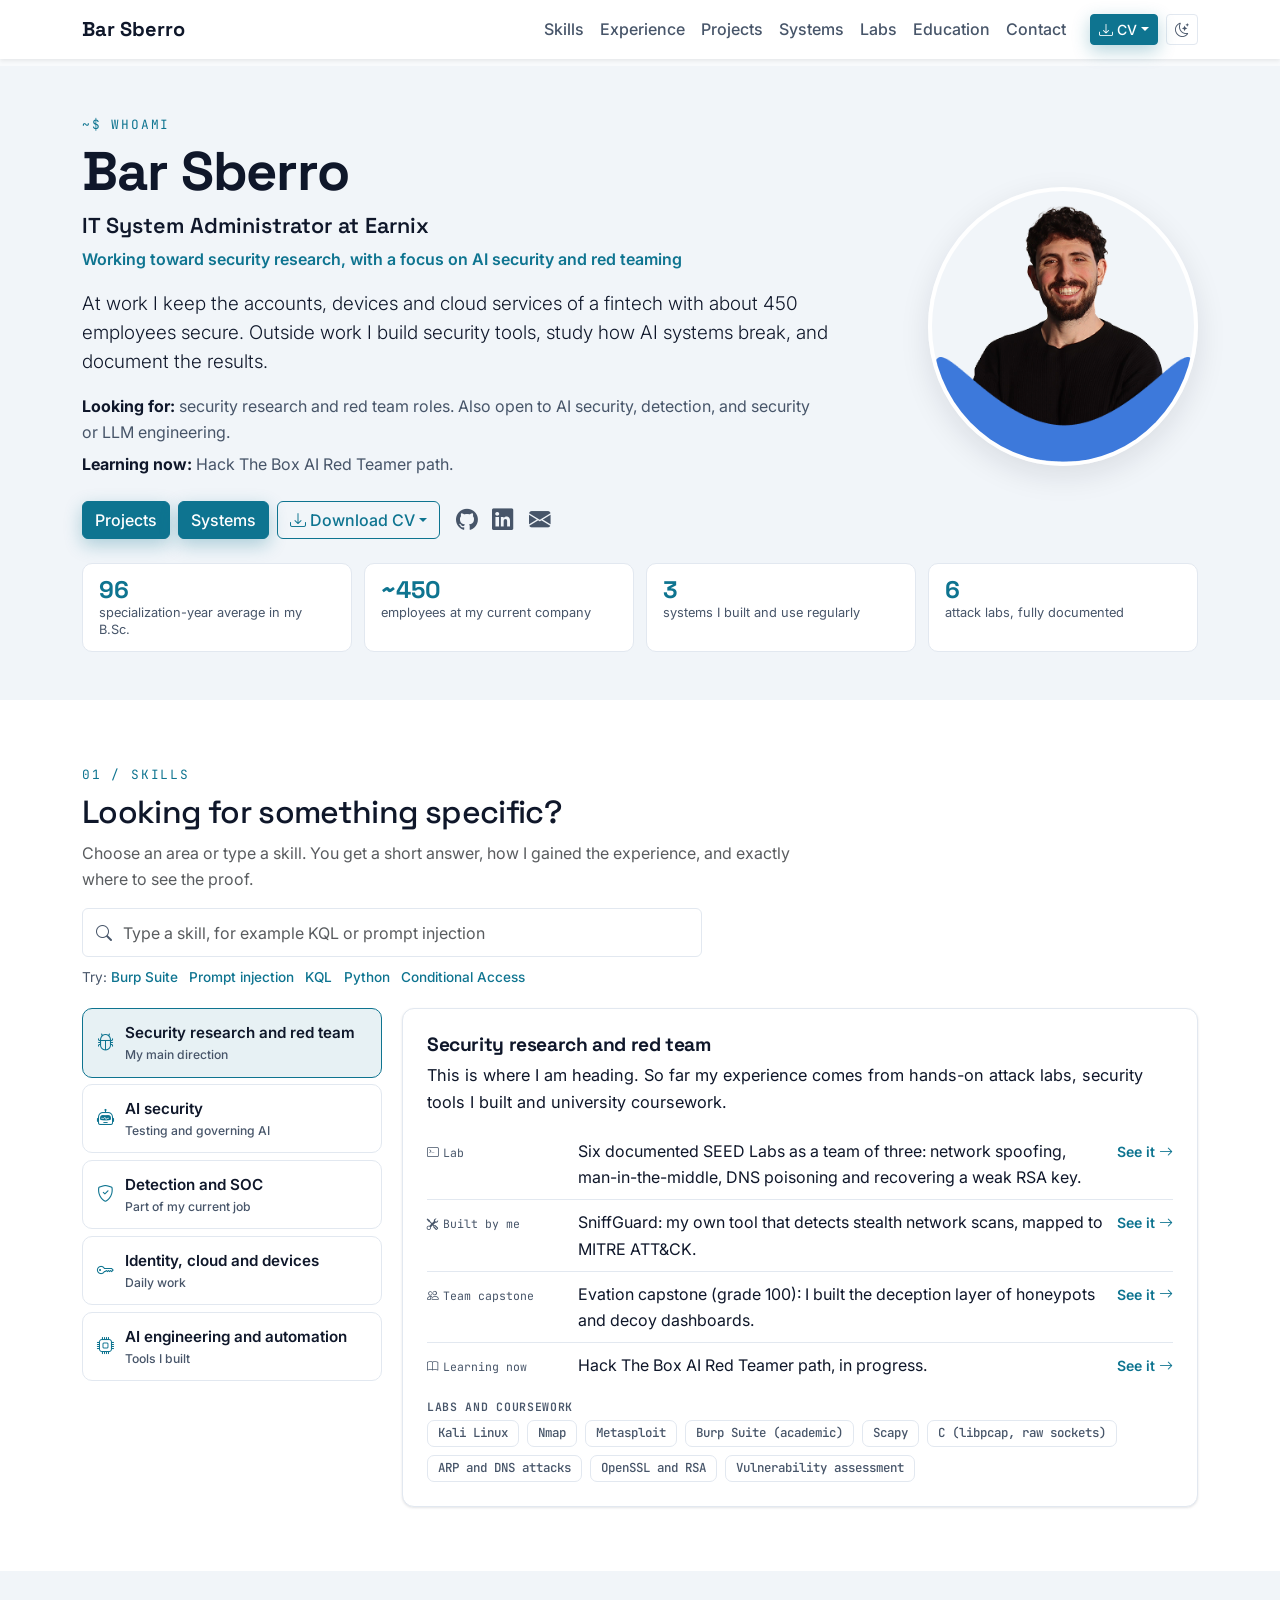
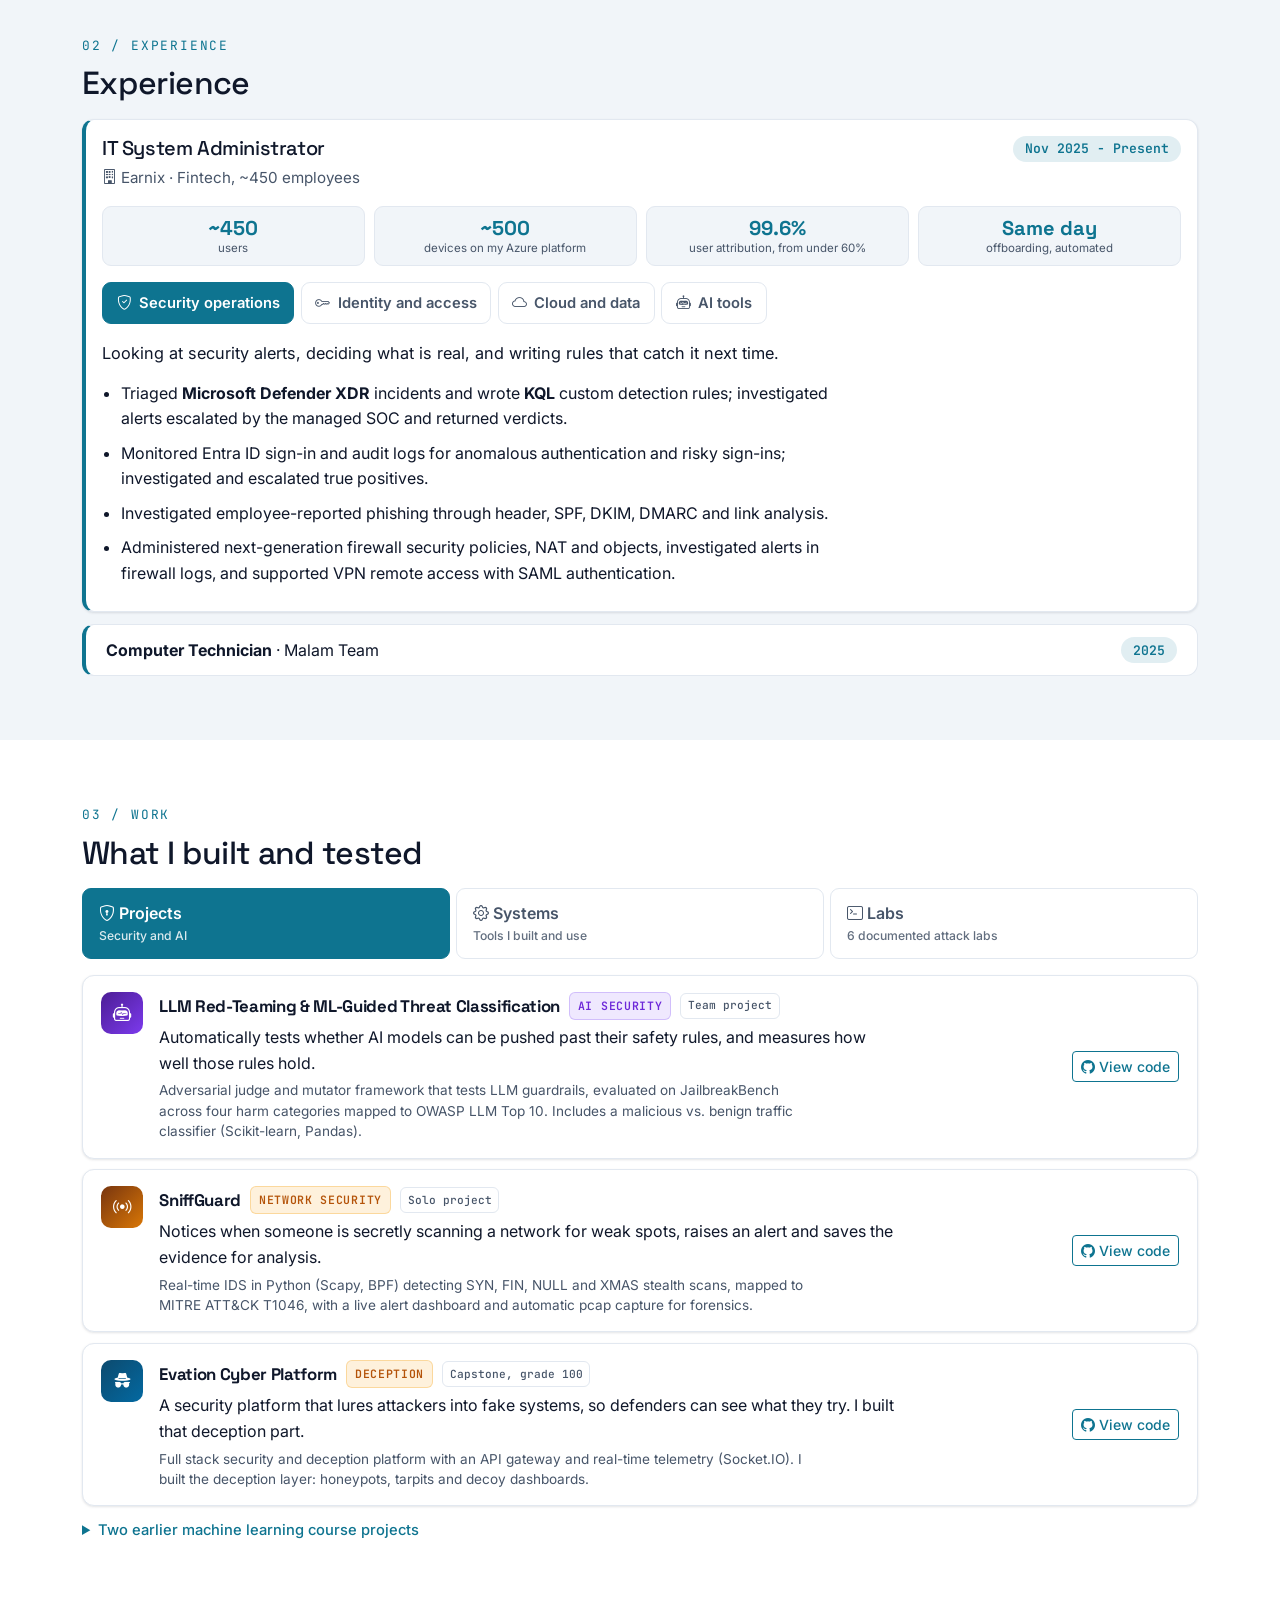
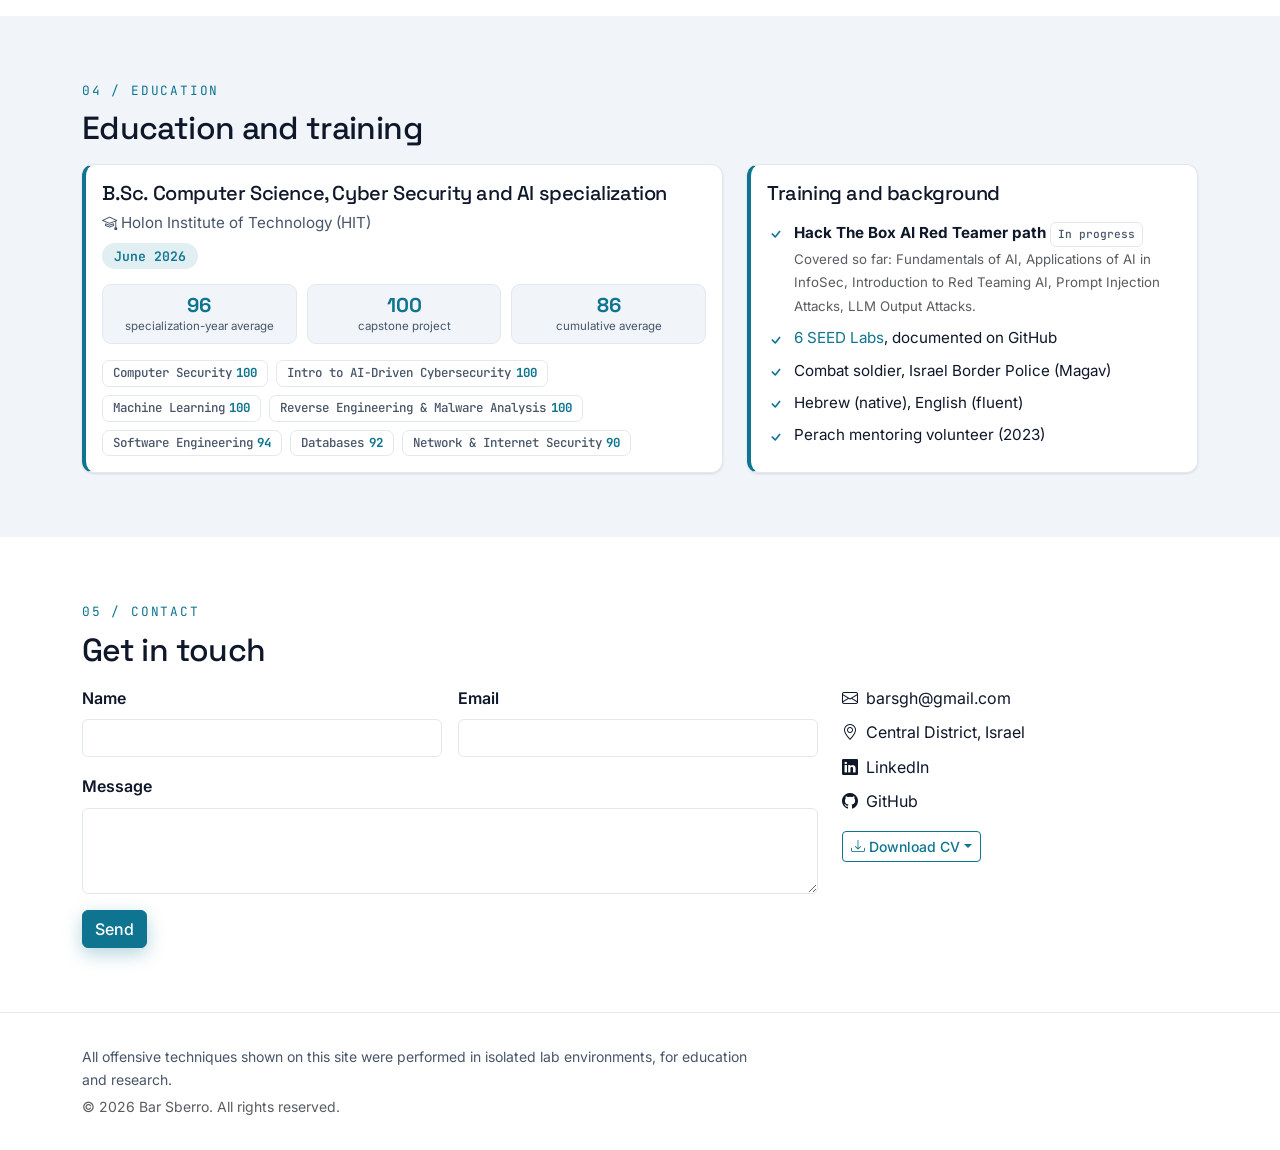
<file: index.html>
<!doctype html>
<html lang="en" dir="ltr">
<head>
  <meta charset="utf-8">
  <meta name="viewport" content="width=device-width, initial-scale=1">
  <meta name="google-site-verification" content="Z7y1CMZ52sYBKwm2hzzONqtd_JUU_KefcHfYK_ChUuk">

  <title>Bar Sberro | Security Research and AI Security Portfolio</title>
  <meta name="description" content="Bar Sberro, IT System Administrator at Earnix working toward security research. Projects, labs and work experience in AI security, offensive security and detection, with the proof for each skill.">
  <link rel="canonical" href="https://bardev1999.github.io/">
  <meta name="referrer" content="strict-origin-when-cross-origin">
  <meta name="theme-color" content="#f8fafc" media="(prefers-color-scheme: light)">
  <meta name="theme-color" content="#0d1117" media="(prefers-color-scheme: dark)">

  <!-- Open Graph / Twitter -->
  <meta property="og:type" content="profile">
  <meta property="og:url" content="https://bardev1999.github.io/">
  <meta property="og:title" content="Bar Sberro | Security Research and AI Security Portfolio">
  <meta property="og:description" content="IT System Administrator at Earnix working toward security research. AI security, offensive security and detection, with the proof for each skill.">
  <meta property="og:image" content="https://bardev1999.github.io/assets/og-image.png">
  <meta property="og:image:width" content="1200">
  <meta property="og:image:height" content="630">
  <meta property="og:image:alt" content="Bar Sberro, security research and AI security portfolio">
  <meta property="og:site_name" content="Bar Sberro">
  <meta property="og:locale" content="en_US">
  <meta name="twitter:card" content="summary_large_image">
  <meta name="twitter:title" content="Bar Sberro | Security Research and AI Security Portfolio">
  <meta name="twitter:description" content="IT System Administrator at Earnix working toward security research. AI security, offensive security and detection, with the proof for each skill.">
  <meta name="twitter:image" content="https://bardev1999.github.io/assets/og-image.png">

  <!-- Icons -->
  <link rel="icon" type="image/svg+xml" href="assets/favicon.svg">
  <link rel="icon" type="image/png" sizes="32x32" href="assets/favicon-32.png">
  <link rel="apple-touch-icon" sizes="180x180" href="assets/apple-touch-icon.png">

  <!-- Set theme before paint to avoid flash, and mark that scripts run so inactive tabs stay hidden -->
  <script>
    (function () {
      document.documentElement.classList.add('js');
      try {
        var t = localStorage.getItem('theme') ||
          (window.matchMedia('(prefers-color-scheme: dark)').matches ? 'dark' : 'light');
        document.documentElement.setAttribute('data-bs-theme', t);
      } catch (e) {
        document.documentElement.setAttribute('data-bs-theme', 'light');
      }
    })();
  </script>

  <!-- Preconnects -->
  <link rel="preconnect" href="https://cdn.jsdelivr.net" crossorigin>
  <link rel="preconnect" href="https://fonts.googleapis.com">
  <link rel="preconnect" href="https://fonts.gstatic.com" crossorigin>

  <link href="https://fonts.googleapis.com/css2?family=Inter:wght@400;500;600;700&family=JetBrains+Mono:wght@400;600&family=Space+Grotesk:wght@500;600;700&display=swap" rel="stylesheet">
  <link href="https://cdn.jsdelivr.net/npm/bootstrap@5.3.3/dist/css/bootstrap.min.css" rel="stylesheet"
        integrity="sha384-QWTKZyjpPEjISv5WaRU9OFeRpok6YctnYmDr5pNlyT2bRjXh0JMhjY6hW+ALEwIH" crossorigin="anonymous">
  <link href="https://cdn.jsdelivr.net/npm/bootstrap-icons@1.11.3/font/bootstrap-icons.css" rel="stylesheet"
        integrity="sha384-tViUnnbYAV00FLIhhi3v/dWt3Jxw4gZQcNoSCxCIFNJVCx7/D55/wXsrNIRANwdD" crossorigin="anonymous">
  <link href="styles.css?v=8" rel="stylesheet">

  <!-- Structured data (matches visible page content) -->
  <script type="application/ld+json">
  {
    "@context": "https://schema.org",
    "@type": "ProfilePage",
    "dateModified": "2026-11-08",
    "mainEntity": {
      "@type": "Person",
      "@id": "https://bardev1999.github.io/#person",
      "name": "Bar Sberro",
      "url": "https://bardev1999.github.io/",
      "image": "https://bardev1999.github.io/assets/meblue.png",
      "jobTitle": "IT System Administrator",
      "worksFor": { "@type": "Organization", "name": "Earnix" },
      "alumniOf": {
        "@type": "CollegeOrUniversity",
        "name": "Holon Institute of Technology",
        "url": "https://www.hit.ac.il/"
      },
      "address": { "@type": "PostalAddress", "addressRegion": "Central District", "addressCountry": "IL" },
      "knowsAbout": [
        "AI Security", "LLM Red-Teaming", "Prompt Injection", "Network Security",
        "Intrusion Detection Systems", "Microsoft Defender XDR", "KQL", "Microsoft Entra ID",
        "Conditional Access", "Python", "PowerShell", "Machine Learning"
      ],
      "knowsLanguage": ["Hebrew", "English"],
      "sameAs": [
        "https://github.com/BarDev1999",
        "https://www.linkedin.com/in/bar-sberro/"
      ]
    }
  }
  </script>
</head>
<body>

<a class="skip-link" href="#main">Skip to main content</a>

<nav class="navbar navbar-expand-lg shadow-sm fixed-top" aria-label="Primary">
  <div class="container">
    <a class="navbar-brand fw-bold" href="#home">Bar Sberro</a>
    <div class="nav-actions order-lg-2">
      <div class="dropdown cv-menu">
        <a class="btn btn-primary btn-sm dropdown-toggle" href="assets/Bar-Sberro-CV.pdf" role="button" data-bs-toggle="dropdown" aria-expanded="false"><i class="bi bi-download me-1" aria-hidden="true"></i>CV</a>
        <ul class="dropdown-menu dropdown-menu-end">
          <li><a class="dropdown-item" href="assets/Bar-Sberro-CV.pdf" download="Bar_Sberro_Security_Research_CV.pdf">Security research and red team<small>My main CV</small></a></li>
          <li><a class="dropdown-item" href="assets/Bar-Sberro-CV-AI-Security.pdf" download="Bar_Sberro_AI_Security_Research_CV.pdf">AI security and AI red team<small>For roles focused on securing AI</small></a></li>
        </ul>
      </div>
      <button id="theme-toggle" class="btn btn-sm btn-outline-secondary theme-toggle" type="button" aria-label="Switch color theme">
        <i class="bi bi-moon-stars" aria-hidden="true"></i>
      </button>
      <button class="navbar-toggler" type="button" data-bs-toggle="collapse" data-bs-target="#nav" aria-controls="nav" aria-expanded="false" aria-label="Toggle navigation">
        <span class="navbar-toggler-icon"></span>
      </button>
    </div>
    <div id="nav" class="collapse navbar-collapse order-lg-1">
      <ul class="navbar-nav ms-auto align-items-lg-center">
        <li class="nav-item"><a class="nav-link" href="#find">Skills</a></li>
        <li class="nav-item"><a class="nav-link" href="#experience">Experience</a></li>
        <li class="nav-item"><a class="nav-link" href="#projects">Projects</a></li>
        <li class="nav-item"><a class="nav-link" href="#systems">Systems</a></li>
        <li class="nav-item"><a class="nav-link" href="#labs">Labs</a></li>
        <li class="nav-item"><a class="nav-link" href="#education">Education</a></li>
        <li class="nav-item"><a class="nav-link" href="#contact">Contact</a></li>
      </ul>
    </div>
  </div>
</nav>

<main id="main">

<!-- HERO -->
<header id="home" class="hero bg-alt">
  <div class="container">
    <div class="hero-grid">
      <div class="hero-id">
        <p class="section-label font-mono mb-1">~$ whoami</p>
        <h1 class="fw-bold mb-1">Bar Sberro</h1>
        <p class="hero-role">IT System Administrator at Earnix</p>
        <p class="hero-focus">Working toward security research, with a focus on AI security and red teaming</p>
      </div>
      <img src="assets/meblue.png" width="317" height="328" fetchpriority="high" decoding="async"
           class="rounded-circle hero-img" alt="Portrait of Bar Sberro">
      <div class="hero-body">
        <p class="lead mb-3">
          At work I keep the accounts, devices and cloud services of a fintech with about 450 employees secure.
          Outside work I build security tools, study how AI systems break, and document the results.
        </p>
        <p class="hero-looking"><strong>Looking for:</strong> security research and red team roles. Also open to AI security, detection, and security or LLM engineering.</p>
        <p class="hero-looking mb-4"><strong>Learning now:</strong> Hack The Box AI Red Teamer path.</p>
        <div class="hero-actions">
          <a href="#projects" class="btn btn-primary">Projects</a>
          <a href="#systems" class="btn btn-primary">Systems</a>
          <div class="dropdown cv-menu">
        <a class="btn btn-outline-primary dropdown-toggle" href="assets/Bar-Sberro-CV.pdf" role="button" data-bs-toggle="dropdown" aria-expanded="false"><i class="bi bi-download me-1" aria-hidden="true"></i>Download CV</a>
        <ul class="dropdown-menu">
          <li><a class="dropdown-item" href="assets/Bar-Sberro-CV.pdf" download="Bar_Sberro_Security_Research_CV.pdf">Security research and red team<small>My main CV</small></a></li>
          <li><a class="dropdown-item" href="assets/Bar-Sberro-CV-AI-Security.pdf" download="Bar_Sberro_AI_Security_Research_CV.pdf">AI security and AI red team<small>For roles focused on securing AI</small></a></li>
        </ul>
      </div>
          <div class="hero-links">
            <a href="https://github.com/BarDev1999" target="_blank" rel="me noopener" aria-label="GitHub profile"><i class="bi bi-github" aria-hidden="true"></i></a>
            <a href="https://www.linkedin.com/in/bar-sberro/" target="_blank" rel="me noopener" aria-label="LinkedIn profile"><i class="bi bi-linkedin" aria-hidden="true"></i></a>
            <a href="mailto:barsgh@gmail.com" aria-label="Email Bar"><i class="bi bi-envelope-fill" aria-hidden="true"></i></a>
          </div>
        </div>
      </div>
    </div>
    <div class="hero-tiles">
      <a class="hero-tile" href="#education"><b>96</b><span>specialization-year average in my B.Sc.</span></a>
      <a class="hero-tile" href="#experience"><b>~450</b><span>employees at my current company</span></a>
      <a class="hero-tile" href="#systems"><b>3</b><span>systems I built and use regularly</span></a>
      <a class="hero-tile" href="#labs"><b>6</b><span>attack labs, fully documented</span></a>
    </div>
  </div>
</header>

<!-- QUICK FINDER -->
<section id="find" class="bg-white" aria-labelledby="find-h">
  <div class="container">
    <p class="section-label font-mono">01 / Skills</p>
    <h2 id="find-h" class="mb-2">Looking for something specific?</h2>
    <p class="text-body-secondary mb-3">Choose an area or type a skill. You get a short answer, how I gained the experience, and exactly where to see the proof.</p>

    <div class="finder-search" role="search">
      <label class="visually-hidden" for="skill-search">Search for a skill</label>
      <div class="finder-input">
        <i class="bi bi-search" aria-hidden="true"></i>
        <input id="skill-search" type="search" class="form-control" placeholder="Type a skill, for example KQL or prompt injection" autocomplete="off" aria-controls="skill-results">
      </div>
      <div id="skill-results" class="finder-results" role="status"></div>
      <p class="finder-try">Try:
        <button type="button" data-try="Burp">Burp Suite</button>
        <button type="button" data-try="Prompt injection">Prompt injection</button>
        <button type="button" data-try="KQL">KQL</button>
        <button type="button" data-try="Python">Python</button>
        <button type="button" data-try="Conditional Access">Conditional Access</button>
      </p>
    </div>

    <div class="walk plain-tabs" data-tabs data-scroll-anchor>
      <div class="walk-tabs" role="tablist" aria-label="Skill areas">
          <button class="walk-tab" type="button" role="tab" id="t-area-research" aria-controls="area-research" aria-selected="true">
            <i class="bi bi-bug" aria-hidden="true"></i><span>Security research and red team<small>My main direction</small></span>
          </button>
          <button class="walk-tab" type="button" role="tab" id="t-area-ai" aria-controls="area-ai" aria-selected="false" tabindex="-1">
            <i class="bi bi-robot" aria-hidden="true"></i><span>AI security<small>Testing and governing AI</small></span>
          </button>
          <button class="walk-tab" type="button" role="tab" id="t-area-detection" aria-controls="area-detection" aria-selected="false" tabindex="-1">
            <i class="bi bi-shield-check" aria-hidden="true"></i><span>Detection and SOC<small>Part of my current job</small></span>
          </button>
          <button class="walk-tab" type="button" role="tab" id="t-area-identity" aria-controls="area-identity" aria-selected="false" tabindex="-1">
            <i class="bi bi-key" aria-hidden="true"></i><span>Identity, cloud and devices<small>Daily work</small></span>
          </button>
          <button class="walk-tab" type="button" role="tab" id="t-area-build" aria-controls="area-build" aria-selected="false" tabindex="-1">
            <i class="bi bi-cpu" aria-hidden="true"></i><span>AI engineering and automation<small>Tools I built</small></span>
          </button>
      </div>
      <div class="walk-panels">
        <div class="walk-panel" role="tabpanel" id="area-research" aria-labelledby="t-area-research" tabindex="0" data-area="Security research and red team" data-aliases="research researcher red team redteam offensive pentest penetration hacking attack exploit" data-default>
          <h3>Security research and red team</h3>
          <p class="plain-line">This is where I am heading. So far my experience comes from hands-on attack labs, security tools I built and university coursework.</p>
          <ul class="proof-list">
            <li class="proof">
              <span class="proof-kind"><i class="bi bi-terminal me-1" aria-hidden="true"></i>Lab</span>
              <span class="proof-text">Six documented SEED Labs as a team of three: network spoofing, man-in-the-middle, DNS poisoning and recovering a weak RSA key.</span>
              <a class="proof-link" href="#labs" aria-label="See the proof: Six documented SEED Labs as a team of three: network spoofing, man-in-the-middle, DNS poisoning and recovering a weak RSA key.">See it<i class="bi bi-arrow-right ms-1" aria-hidden="true"></i></a>
            </li>
            <li class="proof">
              <span class="proof-kind"><i class="bi bi-tools me-1" aria-hidden="true"></i>Built by me</span>
              <span class="proof-text">SniffGuard: my own tool that detects stealth network scans, mapped to MITRE ATT&amp;CK.</span>
              <a class="proof-link" href="#proj-sniffguard" aria-label="See the proof: SniffGuard: my own tool that detects stealth network scans, mapped to MITRE ATT&amp;CK.">See it<i class="bi bi-arrow-right ms-1" aria-hidden="true"></i></a>
            </li>
            <li class="proof">
              <span class="proof-kind"><i class="bi bi-people me-1" aria-hidden="true"></i>Team capstone</span>
              <span class="proof-text">Evation capstone (grade 100): I built the deception layer of honeypots and decoy dashboards.</span>
              <a class="proof-link" href="#proj-evation" aria-label="See the proof: Evation capstone (grade 100): I built the deception layer of honeypots and decoy dashboards.">See it<i class="bi bi-arrow-right ms-1" aria-hidden="true"></i></a>
            </li>
            <li class="proof">
              <span class="proof-kind"><i class="bi bi-book me-1" aria-hidden="true"></i>Learning now</span>
              <span class="proof-text">Hack The Box AI Red Teamer path, in progress.</span>
              <a class="proof-link" href="#training" aria-label="See the proof: Hack The Box AI Red Teamer path, in progress.">See it<i class="bi bi-arrow-right ms-1" aria-hidden="true"></i></a>
            </li>
          </ul>
          <div class="skill-group">
            <h4>Labs and coursework</h4>
            <div class="tags"><span class="badge-chip" data-skill>Kali Linux</span><span class="badge-chip" data-skill>Nmap</span><span class="badge-chip" data-skill>Metasploit</span><span class="badge-chip" data-skill>Burp Suite (academic)</span><span class="badge-chip" data-skill>Scapy</span><span class="badge-chip" data-skill>C (libpcap, raw sockets)</span><span class="badge-chip" data-skill>ARP and DNS attacks</span><span class="badge-chip" data-skill>OpenSSL and RSA</span><span class="badge-chip" data-skill>Vulnerability assessment</span></div>
          </div>
        </div>
        <div class="walk-panel" role="tabpanel" id="area-ai" aria-labelledby="t-area-ai" tabindex="0" data-area="AI security" data-aliases="ai security llm security genai ai red team guardrails">
          <h3>AI security</h3>
          <p class="plain-line">Testing whether AI systems can be tricked into unsafe behavior, and controlling how a company uses AI tools.</p>
          <ul class="proof-list">
            <li class="proof">
              <span class="proof-kind"><i class="bi bi-people me-1" aria-hidden="true"></i>Team project</span>
              <span class="proof-text">LLM Red-Teaming: automatically tests whether AI models can be pushed past their safety rules, evaluated on JailbreakBench.</span>
              <a class="proof-link" href="#proj-llm" aria-label="See the proof: LLM Red-Teaming: automatically tests whether AI models can be pushed past their safety rules, evaluated on JailbreakBench.">See it<i class="bi bi-arrow-right ms-1" aria-hidden="true"></i></a>
            </li>
            <li class="proof">
              <span class="proof-kind"><i class="bi bi-book me-1" aria-hidden="true"></i>Learning now</span>
              <span class="proof-text">Hack The Box AI Red Teamer path, in progress: prompt injection, LLM output attacks and AI red teaming.</span>
              <a class="proof-link" href="#training" aria-label="See the proof: Hack The Box AI Red Teamer path, in progress: prompt injection, LLM output attacks and AI red teaming.">See it<i class="bi bi-arrow-right ms-1" aria-hidden="true"></i></a>
            </li>
            <li class="proof">
              <span class="proof-kind"><i class="bi bi-briefcase me-1" aria-hidden="true"></i>At work</span>
              <span class="proof-text">I administer Claude Enterprise and Microsoft 365 Copilot, with Purview DLP policies for AI tools.</span>
              <a class="proof-link" href="#exp-ai" aria-label="See the proof: I administer Claude Enterprise and Microsoft 365 Copilot, with Purview DLP policies for AI tools.">See it<i class="bi bi-arrow-right ms-1" aria-hidden="true"></i></a>
            </li>
            <li class="proof">
              <span class="proof-kind"><i class="bi bi-mortarboard me-1" aria-hidden="true"></i>University course</span>
              <span class="proof-text">Introduction to AI-Driven Cybersecurity and Machine Learning, both grade 100.</span>
              <a class="proof-link" href="#education" aria-label="See the proof: Introduction to AI-Driven Cybersecurity and Machine Learning, both grade 100.">See it<i class="bi bi-arrow-right ms-1" aria-hidden="true"></i></a>
            </li>
          </ul>
          <div class="skill-group">
            <h4>Projects and study</h4>
            <div class="tags"><span class="badge-chip" data-skill>Prompt injection</span><span class="badge-chip" data-skill data-aliases="jailbreaking">Jailbreak techniques</span><span class="badge-chip" data-skill>OWASP Top 10 for LLM</span><span class="badge-chip" data-skill data-aliases="machine learning">ML threat classification</span><span class="badge-chip" data-skill>Scikit-learn</span><span class="badge-chip" data-skill>PyTorch</span></div>
          </div>
          <div class="skill-group">
            <h4>Used at work</h4>
            <div class="tags"><span class="badge-chip" data-skill>Claude Enterprise</span><span class="badge-chip" data-skill>Microsoft 365 Copilot</span><span class="badge-chip" data-skill>Purview DLP for AI tools</span><span class="badge-chip" data-skill>Agent Builder</span></div>
          </div>
        </div>
        <div class="walk-panel" role="tabpanel" id="area-detection" aria-labelledby="t-area-detection" tabindex="0" data-area="Detection and SOC" data-aliases="soc blue team incident triage alerts detection">
          <h3>Detection and SOC</h3>
          <p class="plain-line">Spotting suspicious activity and deciding what is real. It is part of my current IT role, and I also built a detection tool of my own.</p>
          <ul class="proof-list">
            <li class="proof">
              <span class="proof-kind"><i class="bi bi-briefcase me-1" aria-hidden="true"></i>At work</span>
              <span class="proof-text">I triage Microsoft Defender XDR incidents and write KQL detection rules.</span>
              <a class="proof-link" href="#exp-secops" aria-label="See the proof: I triage Microsoft Defender XDR incidents and write KQL detection rules.">See it<i class="bi bi-arrow-right ms-1" aria-hidden="true"></i></a>
            </li>
            <li class="proof">
              <span class="proof-kind"><i class="bi bi-briefcase me-1" aria-hidden="true"></i>At work</span>
              <span class="proof-text">I investigate reported phishing and risky sign-ins.</span>
              <a class="proof-link" href="#exp-secops" aria-label="See the proof: I investigate reported phishing and risky sign-ins.">See it<i class="bi bi-arrow-right ms-1" aria-hidden="true"></i></a>
            </li>
            <li class="proof">
              <span class="proof-kind"><i class="bi bi-tools me-1" aria-hidden="true"></i>Built by me</span>
              <span class="proof-text">SniffGuard: real-time detection of stealth network scans, with saved evidence for analysis.</span>
              <a class="proof-link" href="#proj-sniffguard" aria-label="See the proof: SniffGuard: real-time detection of stealth network scans, with saved evidence for analysis.">See it<i class="bi bi-arrow-right ms-1" aria-hidden="true"></i></a>
            </li>
            <li class="proof">
              <span class="proof-kind"><i class="bi bi-briefcase me-1" aria-hidden="true"></i>At work</span>
              <span class="proof-text">I built a pipeline that brings five data sources into Log Analytics for KQL analysis.</span>
              <a class="proof-link" href="#exp-cloud" aria-label="See the proof: I built a pipeline that brings five data sources into Log Analytics for KQL analysis.">See it<i class="bi bi-arrow-right ms-1" aria-hidden="true"></i></a>
            </li>
          </ul>
          <div class="skill-group">
            <h4>Used at work</h4>
            <div class="tags"><span class="badge-chip" data-skill>Microsoft Defender XDR</span><span class="badge-chip" data-skill data-aliases="kusto">KQL detection rules</span><span class="badge-chip" data-skill>Entra ID log investigation</span><span class="badge-chip" data-skill data-aliases="email security">Phishing analysis (SPF, DKIM, DMARC)</span><span class="badge-chip" data-skill>Log Analytics</span><span class="badge-chip" data-skill>Firewall policies</span><span class="badge-chip" data-skill>Remote access VPN</span></div>
          </div>
          <div class="skill-group">
            <h4>Projects and labs</h4>
            <div class="tags"><span class="badge-chip" data-skill>MITRE ATT&amp;CK</span><span class="badge-chip" data-skill data-aliases="intrusion detection">IDS (Scapy, BPF)</span><span class="badge-chip" data-skill>Wireshark</span><span class="badge-chip" data-skill>pcap forensics</span><span class="badge-chip" data-skill>TCP/IP, DNS, DHCP</span></div>
          </div>
        </div>
        <div class="walk-panel" role="tabpanel" id="area-identity" aria-labelledby="t-area-identity" tabindex="0" data-area="Identity, cloud and devices" data-aliases="iam identity access cloud azure endpoint device mdm">
          <h3>Identity, cloud and devices</h3>
          <p class="plain-line">Making sure the right people reach the right systems, from safe devices, at a company of about 450 people.</p>
          <ul class="proof-list">
            <li class="proof">
              <span class="proof-kind"><i class="bi bi-briefcase me-1" aria-hidden="true"></i>At work</span>
              <span class="proof-text">I design and enforce the Conditional Access policies that decide who can sign in and from which device.</span>
              <a class="proof-link" href="#exp-identity" aria-label="See the proof: I design and enforce the Conditional Access policies that decide who can sign in and from which device.">See it<i class="bi bi-arrow-right ms-1" aria-hidden="true"></i></a>
            </li>
            <li class="proof">
              <span class="proof-kind"><i class="bi bi-briefcase me-1" aria-hidden="true"></i>At work</span>
              <span class="proof-text">I automated joining, moving and leaving for employees, so access can be removed the same day.</span>
              <a class="proof-link" href="#exp-identity" aria-label="See the proof: I automated joining, moving and leaving for employees, so access can be removed the same day.">See it<i class="bi bi-arrow-right ms-1" aria-hidden="true"></i></a>
            </li>
            <li class="proof">
              <span class="proof-kind"><i class="bi bi-briefcase me-1" aria-hidden="true"></i>At work</span>
              <span class="proof-text">I built a serverless Azure platform for about 500 devices and raised user attribution to 99.6%.</span>
              <a class="proof-link" href="#exp-cloud" aria-label="See the proof: I built a serverless Azure platform for about 500 devices and raised user attribution to 99.6%.">See it<i class="bi bi-arrow-right ms-1" aria-hidden="true"></i></a>
            </li>
          </ul>
          <div class="skill-group">
            <h4>Used at work</h4>
            <div class="tags"><span class="badge-chip" data-skill data-aliases="azure ad aad">Microsoft Entra ID</span><span class="badge-chip" data-skill data-aliases="zero trust">Conditional Access</span><span class="badge-chip" data-skill data-aliases="privileged identity management just-in-time">PIM</span><span class="badge-chip" data-skill data-aliases="single sign-on">SAML SSO</span><span class="badge-chip" data-skill>MFA</span><span class="badge-chip" data-skill>User provisioning</span><span class="badge-chip" data-skill>Active Directory</span><span class="badge-chip" data-skill>Group Policy</span><span class="badge-chip" data-skill>Microsoft Intune</span><span class="badge-chip" data-skill>Autopilot</span><span class="badge-chip" data-skill>Iru (formerly Kandji)</span><span class="badge-chip" data-skill>Apple Business Manager</span><span class="badge-chip" data-skill>Purview DLP</span><span class="badge-chip" data-skill>Azure Automation</span><span class="badge-chip" data-skill>Key Vault</span><span class="badge-chip" data-skill>Managed identities</span><span class="badge-chip" data-skill>Azure RBAC</span><span class="badge-chip" data-skill>Azure Monitor Workbooks</span></div>
          </div>
        </div>
        <div class="walk-panel" role="tabpanel" id="area-build" aria-labelledby="t-area-build" tabindex="0" data-area="AI engineering and automation" data-aliases="llm engineer ai engineer automation developer software data pipeline etl coding programming">
          <h3>AI engineering and automation</h3>
          <p class="plain-line">I build software that turns messy data and long recordings into something useful, and I measure whether it works.</p>
          <ul class="proof-list">
            <li class="proof">
              <span class="proof-kind"><i class="bi bi-tools me-1" aria-hidden="true"></i>Built by me</span>
              <span class="proof-text">Video-to-Report LLM Pipeline: turns long recordings into structured reports.</span>
              <a class="proof-link" href="projects/video-pipeline.html" aria-label="See the proof: Video-to-Report LLM Pipeline: turns long recordings into structured reports.">See it<i class="bi bi-arrow-right ms-1" aria-hidden="true"></i></a>
            </li>
            <li class="proof">
              <span class="proof-kind"><i class="bi bi-tools me-1" aria-hidden="true"></i>Built by me</span>
              <span class="proof-text">Market Scanner: ranks 5,429 US stocks, with scoring changes benchmarked on 50,168 historical samples.</span>
              <a class="proof-link" href="projects/market-scanner.html" aria-label="See the proof: Market Scanner: ranks 5,429 US stocks, with scoring changes benchmarked on 50,168 historical samples.">See it<i class="bi bi-arrow-right ms-1" aria-hidden="true"></i></a>
            </li>
            <li class="proof">
              <span class="proof-kind"><i class="bi bi-tools me-1" aria-hidden="true"></i>Built by me</span>
              <span class="proof-text">Portfolio Data Sync: merges two brokers into one database twice a day.</span>
              <a class="proof-link" href="projects/portfolio-sync.html" aria-label="See the proof: Portfolio Data Sync: merges two brokers into one database twice a day.">See it<i class="bi bi-arrow-right ms-1" aria-hidden="true"></i></a>
            </li>
            <li class="proof">
              <span class="proof-kind"><i class="bi bi-briefcase me-1" aria-hidden="true"></i>At work</span>
              <span class="proof-text">I built an internal IT agent with Agent Builder and automation workflows in n8n.</span>
              <a class="proof-link" href="#exp-ai" aria-label="See the proof: I built an internal IT agent with Agent Builder and automation workflows in n8n.">See it<i class="bi bi-arrow-right ms-1" aria-hidden="true"></i></a>
            </li>
          </ul>
          <div class="skill-group">
            <h4>Tools</h4>
            <div class="tags"><span class="badge-chip" data-skill>Gemini API</span><span class="badge-chip" data-skill>Whisper</span><span class="badge-chip" data-skill>Prompt engineering</span><span class="badge-chip" data-skill>LLM evaluation</span><span class="badge-chip" data-skill>MCP servers</span><span class="badge-chip" data-skill data-aliases="ai coding agents">Claude Code</span><span class="badge-chip" data-skill>n8n</span></div>
          </div>
          <div class="skill-group">
            <h4>Programming</h4>
            <div class="tags"><span class="badge-chip" data-skill>Python</span><span class="badge-chip" data-skill>PowerShell</span><span class="badge-chip" data-skill>Microsoft Graph API</span><span class="badge-chip" data-skill>SQL</span><span class="badge-chip" data-skill>SQLAlchemy</span><span class="badge-chip" data-skill>Pandas</span><span class="badge-chip" data-skill>Flask</span><span class="badge-chip" data-skill>FastAPI</span><span class="badge-chip" data-skill>Playwright</span><span class="badge-chip" data-skill>REST APIs</span><span class="badge-chip" data-skill>Bash</span><span class="badge-chip" data-skill>Git</span><span class="badge-chip" data-skill>Linux</span></div>
          </div>
        </div>
      </div>
    </div>
  </div>
</section>

<!-- EXPERIENCE -->
<section id="experience" class="bg-alt" aria-labelledby="exp-h">
  <div class="container">
    <p class="section-label font-mono">02 / Experience</p>
    <h2 id="exp-h" class="mb-3">Experience</h2>

    <div class="card exp-card no-lift" data-scroll-anchor>
      <div class="card-body">
        <div class="d-flex justify-content-between align-items-start flex-wrap gap-2 mb-3">
          <div>
            <h3 class="h5 mb-1">IT System Administrator</h3>
            <span class="exp-company"><i class="bi bi-building me-1" aria-hidden="true"></i>Earnix &middot; Fintech, ~450 employees</span>
          </div>
          <span class="badge exp-date">Nov 2025 - Present</span>
        </div>

        <dl class="mini-stats stats-4">
          <div><dt>~450</dt><dd>users</dd></div>
          <div><dt>~500</dt><dd>devices on my Azure platform</dd></div>
          <div><dt>99.6%</dt><dd>user attribution, from under 60%</dd></div>
          <div><dt>Same day</dt><dd>offboarding, automated</dd></div>
        </dl>

        <div data-tabs>
          <div class="tab-list" role="tablist" aria-label="Areas of my role at Earnix"><button class="tab-btn" type="button" role="tab" id="t-exp-secops" aria-controls="exp-secops" aria-selected="true"><i class="bi bi-shield-check" aria-hidden="true"></i>Security operations</button><button class="tab-btn" type="button" role="tab" id="t-exp-identity" aria-controls="exp-identity" aria-selected="false" tabindex="-1"><i class="bi bi-key" aria-hidden="true"></i>Identity and access</button><button class="tab-btn" type="button" role="tab" id="t-exp-cloud" aria-controls="exp-cloud" aria-selected="false" tabindex="-1"><i class="bi bi-cloud" aria-hidden="true"></i>Cloud and data</button><button class="tab-btn" type="button" role="tab" id="t-exp-ai" aria-controls="exp-ai" aria-selected="false" tabindex="-1"><i class="bi bi-robot" aria-hidden="true"></i>AI tools</button></div>
          <div class="tab-panel" role="tabpanel" id="exp-secops" aria-labelledby="t-exp-secops" tabindex="0" data-default>
            <p class="plain-line">Looking at security alerts, deciding what is real, and writing rules that catch it next time.</p>
            <ul class="exp-list">
              <li>Triaged <strong>Microsoft Defender XDR</strong> incidents and wrote <strong>KQL</strong> custom detection rules; investigated alerts escalated by the managed SOC and returned verdicts.</li>
              <li>Monitored Entra ID sign-in and audit logs for anomalous authentication and risky sign-ins; investigated and escalated true positives.</li>
              <li>Investigated employee-reported phishing through header, SPF, DKIM, DMARC and link analysis.</li>
              <li>Administered next-generation firewall security policies, NAT and objects, investigated alerts in firewall logs, and supported VPN remote access with SAML authentication.</li>
            </ul>
          </div>
          <div class="tab-panel" role="tabpanel" id="exp-identity" aria-labelledby="t-exp-identity" tabindex="0">
            <p class="plain-line">Deciding who can reach which systems, and removing access as soon as it is no longer needed.</p>
            <ul class="exp-list">
              <li>Designed and enforced <strong>Conditional Access</strong> policies for ~450 users as Zero Trust controls: MFA and SSO, legacy authentication blocking and device compliance gating.</li>
              <li>Automated the <strong>joiner-mover-leaver</strong> lifecycle with PowerShell and Microsoft Graph, enabling same-day offboarding and eliminating orphaned access.</li>
              <li>Configured <strong>Privileged Identity Management</strong> for administrative roles, enforcing just-in-time privileged access.</li>
              <li>Configured Entra ID Enterprise Applications with SAML SSO, MFA, user provisioning and group-based access, reconciling application-side users against Entra assignments.</li>
            </ul>
          </div>
          <div class="tab-panel" role="tabpanel" id="exp-cloud" aria-labelledby="t-exp-cloud" tabindex="0">
            <p class="plain-line">Building the cloud services and data pipelines that give leadership and IT a reliable picture.</p>
            <ul class="exp-list">
              <li>Built a <strong>serverless Azure platform</strong> for ~500 Windows and Mac devices, and raised user attribution from under 60% to <strong>99.6%</strong> by joining Intune and Iru on UPN and mail.</li>
              <li>Built a log ingestion pipeline: an Azure Automation runbook streams five sources through a Data Collection Rule into Log Analytics, analyzed with KQL.</li>
              <li>Secured the Apple Business Manager API integration with OAuth 2.0 and ES256 signed JWTs, keeping the private key in Azure Key Vault behind a managed identity scoped to a single secret.</li>
            </ul>
          </div>
          <div class="tab-panel" role="tabpanel" id="exp-ai" aria-labelledby="t-exp-ai" tabindex="0">
            <p class="plain-line">Giving the company useful AI tools, with clear rules on what data can go into them.</p>
            <ul class="exp-list">
              <li>Administered <strong>Claude Enterprise</strong> and <strong>Microsoft 365 Copilot</strong> (SSO, licensing, spend limits, adoption reporting) with Purview DLP policies for AI tools.</li>
              <li>Built an internal IT agent with Agent Builder, used by the IT team, and built and maintained n8n automation workflows.</li>
            </ul>
          </div>
        </div>
      </div>
    </div>

    <div class="exp-row">
      <span><strong>Computer Technician</strong> &middot; Malam Team</span>
      <span class="badge exp-date">2025</span>
    </div>
  </div>
</section>

<!-- WORK: PROJECTS, SYSTEMS, LABS -->
<section id="work" class="bg-white" aria-labelledby="work-h" data-scroll-anchor>
  <div class="container">
    <p class="section-label font-mono">03 / Work</p>
    <h2 id="work-h" class="mb-3">What I built and tested</h2>

    <div data-tabs>
      <div class="tab-list tab-list-lg" role="tablist" aria-label="Types of work">
        <button class="tab-btn" type="button" role="tab" id="t-projects" aria-controls="projects" aria-selected="true"><span><i class="bi bi-shield-lock me-1" aria-hidden="true"></i>Projects<small>Security and AI</small></span></button>
        <button class="tab-btn" type="button" role="tab" id="t-systems" aria-controls="systems" aria-selected="false" tabindex="-1"><span><i class="bi bi-gear me-1" aria-hidden="true"></i>Systems<small>Tools I built and use</small></span></button>
        <button class="tab-btn" type="button" role="tab" id="t-labs" aria-controls="labs" aria-selected="false" tabindex="-1"><span><i class="bi bi-terminal me-1" aria-hidden="true"></i>Labs<small>6 documented attack labs</small></span></button>
      </div>

      <div class="tab-panel" role="tabpanel" id="projects" aria-labelledby="t-projects" tabindex="0" data-default>
          <article class="item" id="proj-llm">
            <span class="item-icon ic-violet"><i class="bi bi-robot" aria-hidden="true"></i></span>
            <div class="item-main">
              <div class="item-head"><h3 class="item-title">LLM Red-Teaming &amp; ML-Guided Threat Classification</h3><span class="proj-tag tag-ai">AI security</span><span class="who-tag">Team project</span></div>
              <p class="item-plain">Automatically tests whether AI models can be pushed past their safety rules, and measures how well those rules hold.</p>
              <p class="item-tech">Adversarial judge and mutator framework that tests LLM guardrails, evaluated on JailbreakBench across four harm categories mapped to OWASP LLM Top 10. Includes a malicious vs. benign traffic classifier (Scikit-learn, Pandas).</p>
            </div>
            <a class="btn btn-outline-primary btn-sm item-action" href="https://github.com/YuriMatyash/ML-Guided-Cyber-Security" target="_blank" rel="noopener"><i class="bi bi-github me-1" aria-hidden="true"></i>View code<span class="visually-hidden">: LLM Red-Teaming &amp; ML-Guided Threat Classification</span></a>
          </article>
          <article class="item" id="proj-sniffguard">
            <span class="item-icon ic-amber"><i class="bi bi-broadcast" aria-hidden="true"></i></span>
            <div class="item-main">
              <div class="item-head"><h3 class="item-title">SniffGuard</h3><span class="proj-tag tag-sec">Network security</span><span class="who-tag">Solo project</span></div>
              <p class="item-plain">Notices when someone is secretly scanning a network for weak spots, raises an alert and saves the evidence for analysis.</p>
              <p class="item-tech">Real-time IDS in Python (Scapy, BPF) detecting SYN, FIN, NULL and XMAS stealth scans, mapped to MITRE ATT&amp;CK T1046, with a live alert dashboard and automatic pcap capture for forensics.</p>
            </div>
            <a class="btn btn-outline-primary btn-sm item-action" href="https://github.com/BarDev1999/SniffGuard" target="_blank" rel="noopener"><i class="bi bi-github me-1" aria-hidden="true"></i>View code<span class="visually-hidden">: SniffGuard</span></a>
          </article>
          <article class="item" id="proj-evation">
            <span class="item-icon ic-teal"><i class="bi bi-incognito" aria-hidden="true"></i></span>
            <div class="item-main">
              <div class="item-head"><h3 class="item-title">Evation Cyber Platform</h3><span class="proj-tag tag-sec">Deception</span><span class="who-tag">Capstone, grade 100</span></div>
              <p class="item-plain">A security platform that lures attackers into fake systems, so defenders can see what they try. I built that deception part.</p>
              <p class="item-tech">Full stack security and deception platform with an API gateway and real-time telemetry (Socket.IO). I built the deception layer: honeypots, tarpits and decoy dashboards.</p>
            </div>
            <a class="btn btn-outline-primary btn-sm item-action" href="https://github.com/yanivbahalul/Evation-cyber-platform" target="_blank" rel="noopener"><i class="bi bi-github me-1" aria-hidden="true"></i>View code<span class="visually-hidden">: Evation Cyber Platform</span></a>
          </article>
        <details class="more-items">
          <summary>Two earlier machine learning course projects</summary>
          <article class="item" id="proj-vinyl">
            <span class="item-icon ic-pink"><i class="bi bi-disc" aria-hidden="true"></i></span>
            <div class="item-main">
              <div class="item-head"><h3 class="item-title">Vinyl Album Identification</h3><span class="proj-tag tag-cv">Computer vision</span><span class="who-tag">Course project</span></div>
              <p class="item-plain">Recognizes vinyl albums from low-quality security camera footage.</p>
              <p class="item-tech">ResNet50 and a Siamese network with Triplet Margin Loss, with GLIGEN-generated synthetic training images, reaching 77% Top-1 accuracy.</p>
            </div>
            <a class="btn btn-outline-primary btn-sm item-action" href="https://github.com/BarDev1999/GenAiProject" target="_blank" rel="noopener"><i class="bi bi-github me-1" aria-hidden="true"></i>View code<span class="visually-hidden">: Vinyl Album Identification</span></a>
          </article>
          <article class="item" id="proj-wine">
            <span class="item-icon ic-green"><i class="bi bi-bar-chart" aria-hidden="true"></i></span>
            <div class="item-main">
              <div class="item-head"><h3 class="item-title">Wine Classification</h3><span class="proj-tag tag-ml">Machine learning</span><span class="who-tag">Course project</span></div>
              <p class="item-plain">Classifies wine types from their chemical properties.</p>
              <p class="item-tech">Supervised machine learning pipeline with a Random Forest model, exploratory analysis and feature importance evaluation.</p>
            </div>
            <a class="btn btn-outline-primary btn-sm item-action" href="https://github.com/BarDev1999/supervised_learning_flow-wine" target="_blank" rel="noopener"><i class="bi bi-github me-1" aria-hidden="true"></i>View code<span class="visually-hidden">: Wine Classification</span></a>
          </article>
        </details>
      </div>

      <div class="tab-panel" role="tabpanel" id="systems" aria-labelledby="t-systems" tabindex="0">
        <div class="panel-intro">
          <p class="text-body-secondary mb-0">Three independent projects built with AI coding agents and in regular use. The code is private, so each has a short case study with invented demo data. Code walkthroughs on request.</p>
          <div class="dropdown cv-menu">
        <a class="btn btn-outline-primary btn-sm dropdown-toggle" href="assets/Bar-Sberro-CV.pdf" role="button" data-bs-toggle="dropdown" aria-expanded="false"><i class="bi bi-download me-1" aria-hidden="true"></i>Download CV</a>
        <ul class="dropdown-menu dropdown-menu-end">
          <li><a class="dropdown-item" href="assets/Bar-Sberro-CV.pdf" download="Bar_Sberro_Security_Research_CV.pdf">Security research and red team<small>My main CV</small></a></li>
          <li><a class="dropdown-item" href="assets/Bar-Sberro-CV-AI-Security.pdf" download="Bar_Sberro_AI_Security_Research_CV.pdf">AI security and AI red team<small>For roles focused on securing AI</small></a></li>
        </ul>
      </div>
        </div>
          <article class="item" id="sys-portfolio">
            <span class="item-icon sys-portfolio"><i class="bi bi-database" aria-hidden="true"></i></span>
            <div class="item-main">
              <div class="item-head"><h3 class="item-title">Multi-Broker Portfolio Data Sync</h3><span class="who-tag">Data engineering</span><span class="who-tag"><i class="bi bi-lock me-1" aria-hidden="true"></i>Private code</span></div>
              <p class="item-plain">Brings investment accounts from two brokers into one place twice a day, then shows how they are really performing compared to the market. It can only read data, never trade.</p>
              <p class="item-tech">Twice-daily ETL into SQL (SQLAlchemy): IBKR Flex API with polling and backoff and, where no public API exists, a Playwright session reading the portal&#39;s internal JSON API.</p>
              <p class="item-metrics"><span>2 brokers</span><span>twice a day</span><span>20 test scripts</span></p>
            </div>
            <a class="btn btn-primary btn-sm item-action" href="projects/portfolio-sync.html">Read the case study<span class="visually-hidden">: Multi-Broker Portfolio Data Sync</span></a>
          </article>
          <article class="item" id="sys-scanner">
            <span class="item-icon sys-scanner"><i class="bi bi-graph-up" aria-hidden="true"></i></span>
            <div class="item-main">
              <div class="item-head"><h3 class="item-title">Market Scanner with LLM Catalyst Analysis</h3><span class="who-tag">Rule engine and evaluation</span><span class="who-tag"><i class="bi bi-lock me-1" aria-hidden="true"></i>Private code</span></div>
              <p class="item-plain">Goes through thousands of US stocks, ranks them against clear rules and explains the reason behind every score. An AI model only researches the news behind a stock.</p>
              <p class="item-tech">Scans 5,429 US tickers against configurable criteria, with Gemini Search-grounded catalyst analysis; scoring changes benchmarked before and after on 50,168 historical samples.</p>
              <p class="item-metrics"><span>5,429 US tickers</span><span>50,168 benchmark samples</span><span>13 scoring factors</span></p>
            </div>
            <a class="btn btn-primary btn-sm item-action" href="projects/market-scanner.html">Read the case study<span class="visually-hidden">: Market Scanner with LLM Catalyst Analysis</span></a>
          </article>
          <article class="item" id="sys-pipeline">
            <span class="item-icon sys-pipeline"><i class="bi bi-file-earmark-text" aria-hidden="true"></i></span>
            <div class="item-main">
              <div class="item-head"><h3 class="item-title">Video-to-Report LLM Pipeline</h3><span class="who-tag">LLM pipeline</span><span class="who-tag"><i class="bi bi-lock me-1" aria-hidden="true"></i>Private code</span></div>
              <p class="item-plain">Turns long recorded sessions into short, searchable written reports, even without captions, then checks what was said against real market data.</p>
              <p class="item-tech">Whisper and Gemini transcription, two-stage LLM prompts, model fallback and market data validation.</p>
              <p class="item-metrics"><span>23 recordings processed</span><span>2 stage prompts</span><span>6 MCP tools</span></p>
            </div>
            <a class="btn btn-primary btn-sm item-action" href="projects/video-pipeline.html">Read the case study<span class="visually-hidden">: Video-to-Report LLM Pipeline</span></a>
          </article>
      </div>

      <div class="tab-panel" role="tabpanel" id="labs" aria-labelledby="t-labs" tabindex="0">
        <div class="panel-intro">
          <p class="text-body-secondary mb-0">Hands-on network and system security labs from the SEED curriculum (Syracuse University), completed as a team of three in isolated virtual machines.</p>
          <a href="https://github.com/BarDev1999/seed-labs" target="_blank" rel="noopener" class="btn btn-outline-primary btn-sm"><i class="bi bi-github me-1" aria-hidden="true"></i>All labs on GitHub</a>
        </div>
        <div class="walk plain-tabs" data-tabs>
          <div class="walk-tabs" role="tablist" aria-label="SEED Labs">
              <button class="walk-tab" type="button" role="tab" id="t-lab-0" aria-controls="lab-0" aria-selected="true">
                <i class="bi bi-wifi" aria-hidden="true"></i><span>Packet Sniffing &amp; Spoofing<small>Lab 0</small></span>
              </button>
              <button class="walk-tab" type="button" role="tab" id="t-lab-1" aria-controls="lab-1" aria-selected="false" tabindex="-1">
                <i class="bi bi-diagram-3" aria-hidden="true"></i><span>ARP Cache Poisoning<small>Lab 1</small></span>
              </button>
              <button class="walk-tab" type="button" role="tab" id="t-lab-2" aria-controls="lab-2" aria-selected="false" tabindex="-1">
                <i class="bi bi-layers" aria-hidden="true"></i><span>IP / ICMP Attacks<small>Lab 2</small></span>
              </button>
              <button class="walk-tab" type="button" role="tab" id="t-lab-3" aria-controls="lab-3" aria-selected="false" tabindex="-1">
                <i class="bi bi-server" aria-hidden="true"></i><span>Local DNS Attacks<small>Lab 3</small></span>
              </button>
              <button class="walk-tab" type="button" role="tab" id="t-lab-4" aria-controls="lab-4" aria-selected="false" tabindex="-1">
                <i class="bi bi-globe" aria-hidden="true"></i><span>Remote DNS Cache Poisoning<small>Lab 4</small></span>
              </button>
              <button class="walk-tab" type="button" role="tab" id="t-lab-5" aria-controls="lab-5" aria-selected="false" tabindex="-1">
                <i class="bi bi-key-fill" aria-hidden="true"></i><span>RSA Encryption &amp; Signatures<small>Lab 5</small></span>
              </button>
          </div>
          <div class="walk-panels">
              <div class="walk-panel" role="tabpanel" id="lab-0" aria-labelledby="t-lab-0" tabindex="0" data-default>
                <h3>Packet Sniffing &amp; Spoofing</h3>
                <p class="plain-line">Capturing network traffic and forging fake messages, to see how easily traffic can be read or faked.</p>
                <ul class="seed-achievements">
                  <li>Packet sniffing with BPF filters (ICMP, TCP port 23, subnet CIDR) in Python and C</li>
                  <li>ICMP and UDP spoofing with forged source IPs via Raw Sockets</li>
                  <li>Custom Traceroute built from scratch using incremental TTL</li>
                  <li>Combined sniff-and-spoof: live ICMP Echo Reply injection on LAN</li>
                  <li><span class="seed-beyond">Beyond</span> Full C pipeline (pcap + Raw Sockets), promiscuous-mode and Reverse Path Filtering analysis</li>
                </ul>
                <div class="tags mt-3 mb-3"><span class="badge-chip">Scapy</span><span class="badge-chip">C / libpcap</span><span class="badge-chip">Wireshark</span><span class="badge-chip">Raw Sockets</span></div>
                <a href="https://github.com/BarDev1999/seed-labs/tree/main/lab-0" target="_blank" rel="noopener" class="btn btn-outline-primary btn-sm"><i class="bi bi-github me-1" aria-hidden="true"></i>Full write-up<span class="visually-hidden">: Packet Sniffing &amp; Spoofing</span></a>
              </div>
              <div class="walk-panel" role="tabpanel" id="lab-1" aria-labelledby="t-lab-1" tabindex="0">
                <h3>ARP Cache Poisoning</h3>
                <p class="plain-line">Quietly placing an attacker between two computers on the same network, then changing their messages in transit.</p>
                <ul class="seed-achievements">
                  <li>3 poisoning vectors: ARP Request (op=1), Reply (op=2), Gratuitous broadcast</li>
                  <li>Two-way continuous MITM: both victims simultaneously redirected to attacker</li>
                  <li>Telnet MITM: real-time replacement of alphabetic characters</li>
                  <li>Netcat MITM with exact TCP payload-length preservation</li>
                  <li><span class="seed-beyond">Beyond</span> arpspoof + ettercap one-command MITM; documented Dynamic ARP Inspection defenses</li>
                </ul>
                <div class="tags mt-3 mb-3"><span class="badge-chip">Scapy</span><span class="badge-chip">ARP / ICMP</span><span class="badge-chip">Wireshark</span></div>
                <a href="https://github.com/BarDev1999/seed-labs/tree/main/lab-1" target="_blank" rel="noopener" class="btn btn-outline-primary btn-sm"><i class="bi bi-github me-1" aria-hidden="true"></i>Full write-up<span class="visually-hidden">: ARP Cache Poisoning</span></a>
              </div>
              <div class="walk-panel" role="tabpanel" id="lab-2" aria-labelledby="t-lab-2" tabindex="0">
                <h3>IP / ICMP Attacks</h3>
                <p class="plain-line">Abusing how data is split and routed across networks, to crash systems or reroute traffic.</p>
                <ul class="seed-achievements">
                  <li>IP fragmentation with precise Offset/Flags math; overlapping fragment exploit</li>
                  <li>Ping of Death: crafted 65,535+ byte payload split across fragments</li>
                  <li>Fragment Flood DoS in Python/Scapy and C/Raw Sockets</li>
                  <li>ICMP Redirect: hijacked victim routing cache to reroute traffic</li>
                  <li><span class="seed-beyond">Beyond</span> Strict vs Loose RPF bypass, IP-in-IP encapsulation, parallel C DoS</li>
                </ul>
                <div class="tags mt-3 mb-3"><span class="badge-chip">C / Raw Sockets</span><span class="badge-chip">Scapy</span><span class="badge-chip">ICMP / IP</span></div>
                <a href="https://github.com/BarDev1999/seed-labs/tree/main/lab-2" target="_blank" rel="noopener" class="btn btn-outline-primary btn-sm"><i class="bi bi-github me-1" aria-hidden="true"></i>Full write-up<span class="visually-hidden">: IP / ICMP Attacks</span></a>
              </div>
              <div class="walk-panel" role="tabpanel" id="lab-3" aria-labelledby="t-lab-3" tabindex="0">
                <h3>Local DNS Attacks</h3>
                <p class="plain-line">Sending computers to the wrong website by faking the internet&#39;s address book.</p>
                <ul class="seed-achievements">
                  <li>BIND9 setup: recursive resolver + authoritative zone for example.com</li>
                  <li>Hosts-file poisoning: redirected www.bank32.com to attacker IP</li>
                  <li>Direct DNS spoofing: sniff query then inject reply before real server</li>
                  <li>Cache poisoning with forged A record and Authority-section injection</li>
                  <li><span class="seed-beyond">Beyond</span> Additional-section attacks, AAAA/IPv6 race condition, DNSSEC theory</li>
                </ul>
                <div class="tags mt-3 mb-3"><span class="badge-chip">BIND9 / DNS</span><span class="badge-chip">Scapy</span><span class="badge-chip">dig / Wireshark</span></div>
                <a href="https://github.com/BarDev1999/seed-labs/tree/main/lab-3" target="_blank" rel="noopener" class="btn btn-outline-primary btn-sm"><i class="bi bi-github me-1" aria-hidden="true"></i>Full write-up<span class="visually-hidden">: Local DNS Attacks</span></a>
              </div>
              <div class="walk-panel" role="tabpanel" id="lab-4" aria-labelledby="t-lab-4" tabindex="0">
                <h3>Remote DNS Cache Poisoning</h3>
                <p class="plain-line">The same idea from outside the network: the well known Kaminsky attack.</p>
                <ul class="seed-achievements">
                  <li>Kaminsky Attack: flood resolver with spoofed replies for random subdomains until ID matches</li>
                  <li>Source-port randomization analysis: fixed port reduces entropy to 16 bits</li>
                  <li>Custom attacker DNS server poisoned as NS for example.com</li>
                  <li>Full remote resolver cache poisoning without LAN access</li>
                  <li><span class="seed-beyond">Beyond</span> DNSSEC implementation to defeat the attack; 2008 disclosure case study</li>
                </ul>
                <div class="tags mt-3 mb-3"><span class="badge-chip">Kaminsky Attack</span><span class="badge-chip">BIND9</span><span class="badge-chip">DNS / UDP</span></div>
                <a href="https://github.com/BarDev1999/seed-labs/tree/main/lab-4" target="_blank" rel="noopener" class="btn btn-outline-primary btn-sm"><i class="bi bi-github me-1" aria-hidden="true"></i>Full write-up<span class="visually-hidden">: Remote DNS Cache Poisoning</span></a>
              </div>
              <div class="walk-panel" role="tabpanel" id="lab-5" aria-labelledby="t-lab-5" tabindex="0">
                <h3>RSA Encryption &amp; Signatures</h3>
                <p class="plain-line">Building RSA encryption and digital signatures from scratch, then checking a real website certificate by hand.</p>
                <ul class="seed-achievements">
                  <li>Derived private key <code>d</code> from <code>(p, q, e)</code> via <code>BN_mod_inverse</code></li>
                  <li>Encrypt and decrypt round trip</li>
                  <li>Signature avalanche demo: a single digit change fully decorrelates the signature</li>
                  <li>Manually verified a live X.509 certificate end to end (CA modulus to SHA-256 compare)</li>
                  <li><span class="seed-beyond">Beyond</span> Factoring attack via FactorDB: recovered <code>d</code> from <code>(n, e)</code> on a 256-bit modulus</li>
                </ul>
                <div class="tags mt-3 mb-3"><span class="badge-chip">RSA</span><span class="badge-chip">X.509 / PKI</span><span class="badge-chip">C / OpenSSL</span><span class="badge-chip">SHA-256</span></div>
                <a href="https://github.com/BarDev1999/seed-labs/tree/main/lab-5" target="_blank" rel="noopener" class="btn btn-outline-primary btn-sm"><i class="bi bi-github me-1" aria-hidden="true"></i>Full write-up<span class="visually-hidden">: RSA Encryption &amp; Signatures</span></a>
              </div>
          </div>
        </div>
      </div>
    </div>
  </div>
</section>

<!-- EDUCATION -->
<section id="education" class="bg-alt" aria-labelledby="edu-h">
  <div class="container">
    <p class="section-label font-mono">04 / Education</p>
    <h2 id="edu-h" class="mb-3">Education and training</h2>
    <div class="row g-4">
      <div class="col-lg-7">
        <div class="card exp-card no-lift h-100">
          <div class="card-body">
            <div class="d-flex justify-content-between align-items-start flex-wrap gap-2 mb-2">
              <div>
                <h3 class="h5 mb-1">B.Sc. Computer Science, Cyber Security and AI specialization</h3>
                <span class="exp-company"><i class="bi bi-mortarboard me-1" aria-hidden="true"></i>Holon Institute of Technology (HIT)</span>
              </div>
              <span class="badge exp-date">June 2026</span>
            </div>
            <dl class="mini-stats">
              <div><dt>96</dt><dd>specialization-year average</dd></div>
              <div><dt>100</dt><dd>capstone project</dd></div>
              <div><dt>86</dt><dd>cumulative average</dd></div>
            </dl>
            <div class="tags">
          <span class="badge-chip grade">Computer Security <b>100</b></span>
          <span class="badge-chip grade">Intro to AI-Driven Cybersecurity <b>100</b></span>
          <span class="badge-chip grade">Machine Learning <b>100</b></span>
          <span class="badge-chip grade">Reverse Engineering &amp; Malware Analysis <b>100</b></span>
          <span class="badge-chip grade">Software Engineering <b>94</b></span>
          <span class="badge-chip grade">Databases <b>92</b></span>
          <span class="badge-chip grade">Network &amp; Internet Security <b>90</b></span>
            </div>
          </div>
        </div>
      </div>
      <div class="col-lg-5">
        <div class="card exp-card no-lift h-100" id="training">
          <div class="card-body">
            <h3 class="h5 mb-3">Training and background</h3>
            <ul class="check-list compact">
              <li><strong>Hack The Box AI Red Teamer path</strong> <span class="who-tag">In progress</span><br><span class="text-body-secondary small">Covered so far: Fundamentals of AI, Applications of AI in InfoSec, Introduction to Red Teaming AI, Prompt Injection Attacks, LLM Output Attacks.</span></li>
              <li><a href="#labs">6 SEED Labs</a>, documented on GitHub</li>
              <li>Combat soldier, Israel Border Police (Magav)</li>
              <li>Hebrew (native), English (fluent)</li>
              <li>Perach mentoring volunteer (2023)</li>
            </ul>
          </div>
        </div>
      </div>
    </div>
  </div>
</section>

<!-- CONTACT -->
<section id="contact" class="bg-white" aria-labelledby="contact-h">
  <div class="container">
    <p class="section-label font-mono">05 / Contact</p>
    <h2 id="contact-h" class="mb-3">Get in touch</h2>
    <div class="row g-4">
      <div class="col-lg-8">
        <form action="https://formspree.io/f/mgvlwlao" method="POST" class="needs-validation" novalidate>
          <div class="row g-3 mb-3">
            <div class="col-sm-6">
              <label class="form-label" for="contact-name">Name</label>
              <input type="text" name="name" id="contact-name" class="form-control" required autocomplete="name">
              <div class="invalid-feedback">Please enter your name.</div>
            </div>
            <div class="col-sm-6">
              <label class="form-label" for="contact-email">Email</label>
              <input type="email" name="email" id="contact-email" class="form-control" required autocomplete="email" inputmode="email">
              <div class="invalid-feedback">Please enter a valid email address.</div>
            </div>
          </div>
          <div class="mb-3">
            <label class="form-label" for="contact-message">Message</label>
            <textarea name="message" id="contact-message" class="form-control" rows="3" required></textarea>
            <div class="invalid-feedback">Please enter a message.</div>
          </div>
          <input type="text" name="_gotcha" tabindex="-1" autocomplete="off" aria-hidden="true" style="position:absolute;left:-9999px">
          <input type="hidden" name="_subject" value="Portfolio contact from bardev1999.github.io">
          <button type="submit" class="btn btn-primary">Send</button>
        </form>
      </div>
      <div class="col-lg-4">
        <ul class="list-unstyled contact-list">
          <li class="mb-2"><i class="bi bi-envelope me-2" aria-hidden="true"></i><a href="mailto:barsgh@gmail.com">barsgh@gmail.com</a></li>
          <li class="mb-2"><i class="bi bi-geo-alt me-2" aria-hidden="true"></i>Central District, Israel</li>
          <li class="mb-2"><i class="bi bi-linkedin me-2" aria-hidden="true"></i><a href="https://www.linkedin.com/in/bar-sberro/" target="_blank" rel="me noopener">LinkedIn</a></li>
          <li class="mb-3"><i class="bi bi-github me-2" aria-hidden="true"></i><a href="https://github.com/BarDev1999" target="_blank" rel="me noopener">GitHub</a></li>
        </ul>
        <div class="dropdown cv-menu">
        <a class="btn btn-outline-primary btn-sm dropdown-toggle" href="assets/Bar-Sberro-CV.pdf" role="button" data-bs-toggle="dropdown" aria-expanded="false"><i class="bi bi-download me-1" aria-hidden="true"></i>Download CV</a>
        <ul class="dropdown-menu">
          <li><a class="dropdown-item" href="assets/Bar-Sberro-CV.pdf" download="Bar_Sberro_Security_Research_CV.pdf">Security research and red team<small>My main CV</small></a></li>
          <li><a class="dropdown-item" href="assets/Bar-Sberro-CV-AI-Security.pdf" download="Bar_Sberro_AI_Security_Research_CV.pdf">AI security and AI red team<small>For roles focused on securing AI</small></a></li>
        </ul>
      </div>
      </div>
    </div>
  </div>
</section>

</main>

<footer class="border-top">
  <div class="container">
    <p class="footer-note small mb-1">
      All offensive techniques shown on this site were performed in isolated lab environments, for education and research.
    </p>
    <p class="small mb-0 text-body-secondary">&copy; <span id="year"></span> Bar Sberro. All rights reserved.</p>
  </div>
</footer>

<script src="https://cdn.jsdelivr.net/npm/bootstrap@5.3.3/dist/js/bootstrap.bundle.min.js"
        integrity="sha384-YvpcrYf0tY3lHB60NNkmXc5s9fDVZLESaAA55NDzOxhy9GkcIdslK1eN7N6jIeHz" crossorigin="anonymous" defer></script>
<script src="script.js?v=3" defer></script>
</body>
</html>
</file>
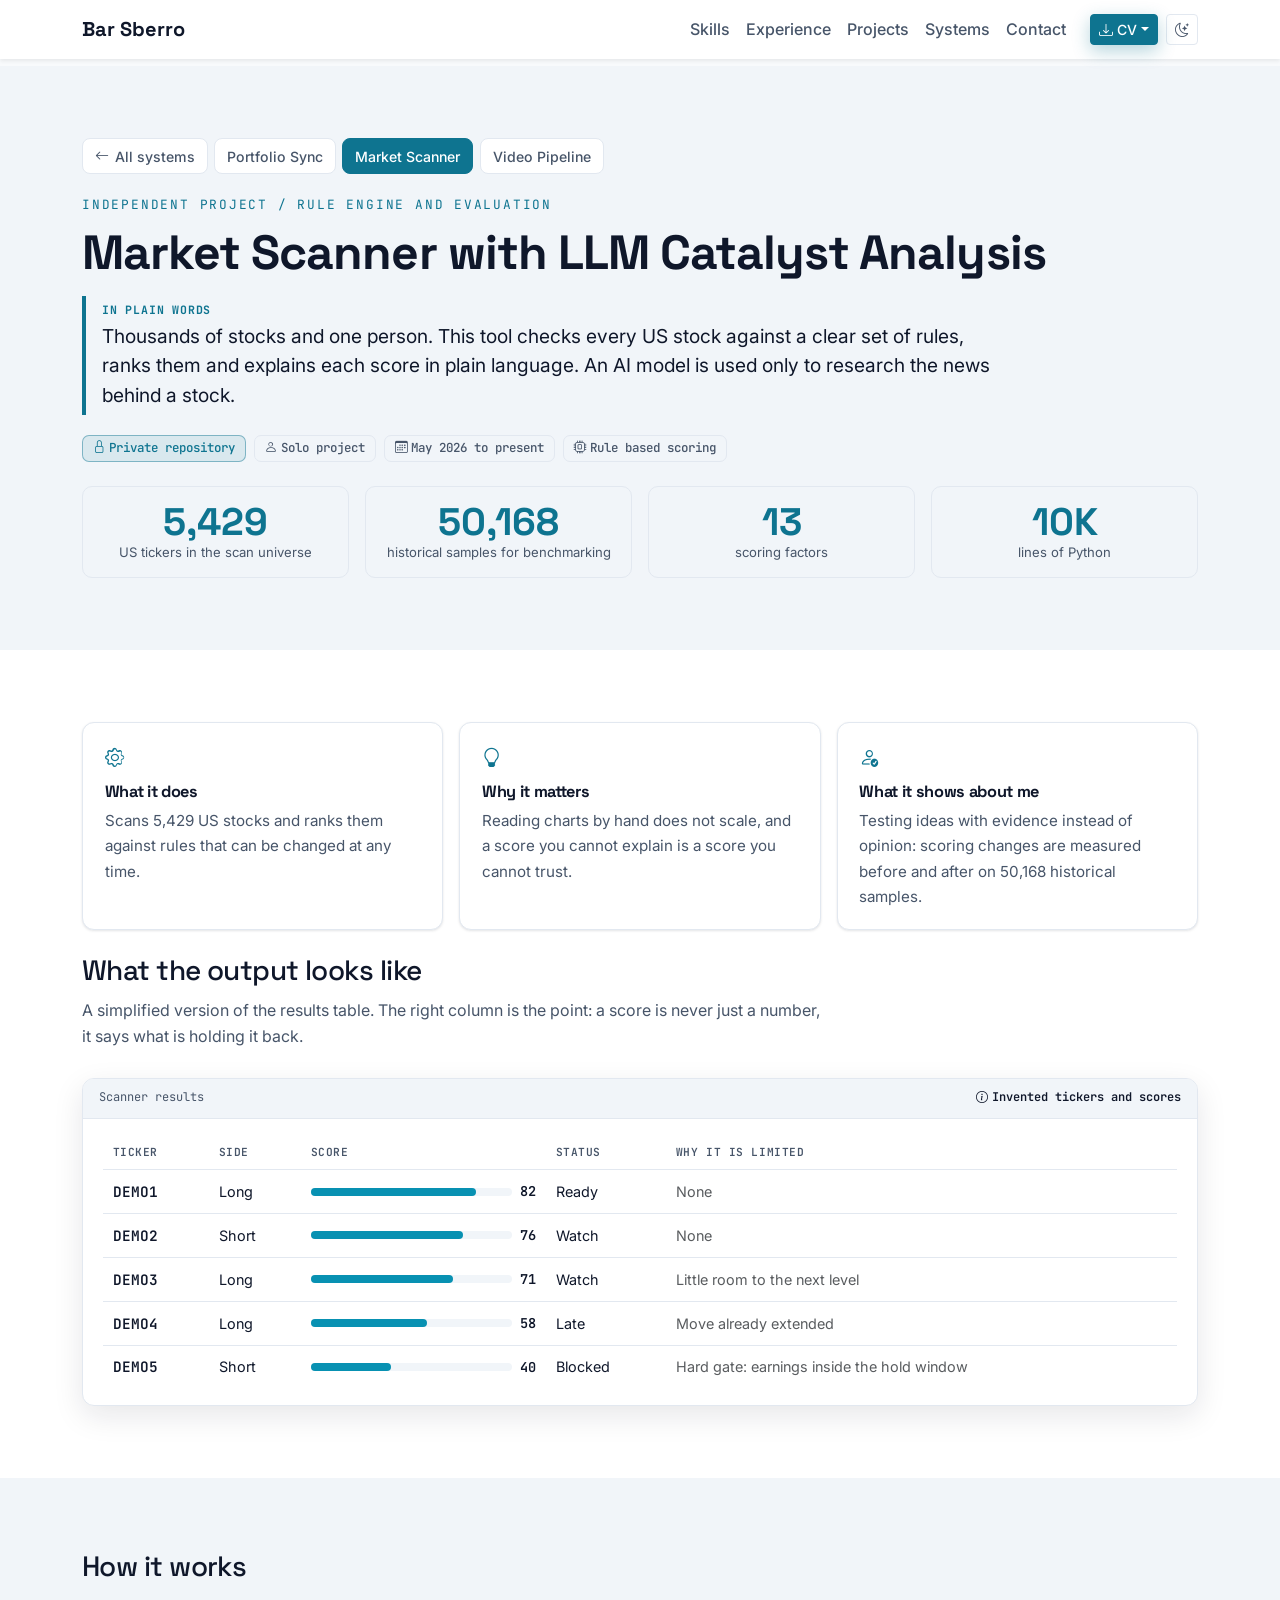
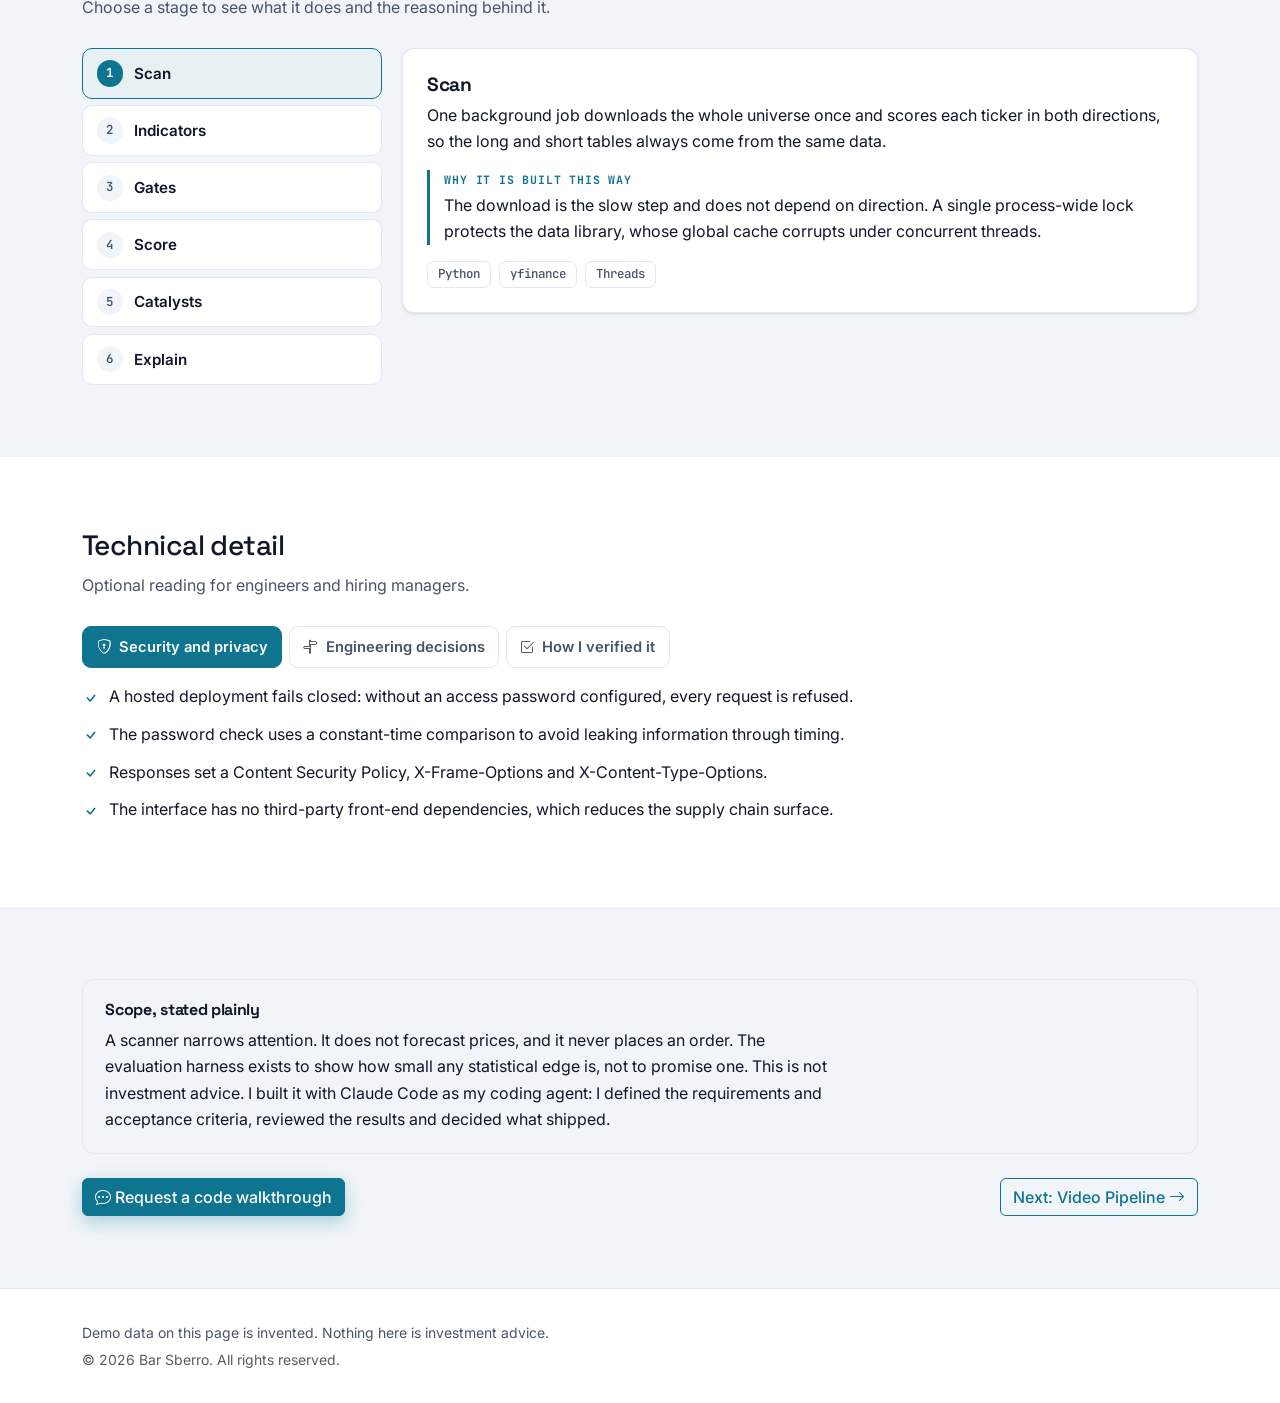
<file: projects/market-scanner.html>
<!doctype html>
<html lang="en" dir="ltr">
<head>
  <meta charset="utf-8">
  <meta name="viewport" content="width=device-width, initial-scale=1">
  <title>Market Scanner with LLM Catalyst Analysis | Bar Sberro</title>
  <meta name="description" content="A Flask scanner that scores 5,429 US tickers against configurable criteria, with scoring changes benchmarked on 50,168 historical samples. Case study by Bar Sberro.">
  <link rel="canonical" href="https://bardev1999.github.io/projects/market-scanner.html">
  <meta name="referrer" content="strict-origin-when-cross-origin">
  <meta property="og:type" content="article">
  <meta property="og:url" content="https://bardev1999.github.io/projects/market-scanner.html">
  <meta property="og:title" content="Market Scanner with LLM Catalyst Analysis | Bar Sberro">
  <meta property="og:description" content="A Flask scanner that scores 5,429 US tickers against configurable criteria, with scoring changes benchmarked on 50,168 historical samples. Case study by Bar Sberro.">
  <meta property="og:image" content="https://bardev1999.github.io/assets/og-image.png">
  <link rel="icon" type="image/svg+xml" href="../assets/favicon.svg">
  <link rel="icon" type="image/png" sizes="32x32" href="../assets/favicon-32.png">
  <link rel="apple-touch-icon" sizes="180x180" href="../assets/apple-touch-icon.png">
  <script>
    (function () {
      document.documentElement.classList.add('js');
      try {
        var t = localStorage.getItem('theme') ||
          (window.matchMedia('(prefers-color-scheme: dark)').matches ? 'dark' : 'light');
        document.documentElement.setAttribute('data-bs-theme', t);
      } catch (e) {
        document.documentElement.setAttribute('data-bs-theme', 'light');
      }
    })();
  </script>
  <link rel="preconnect" href="https://cdn.jsdelivr.net" crossorigin>
  <link rel="preconnect" href="https://fonts.googleapis.com">
  <link rel="preconnect" href="https://fonts.gstatic.com" crossorigin>
  <link href="https://fonts.googleapis.com/css2?family=Inter:wght@400;500;600;700&family=JetBrains+Mono:wght@400;600&family=Space+Grotesk:wght@500;600;700&display=swap" rel="stylesheet">
  <link href="https://cdn.jsdelivr.net/npm/bootstrap@5.3.3/dist/css/bootstrap.min.css" rel="stylesheet"
        integrity="sha384-QWTKZyjpPEjISv5WaRU9OFeRpok6YctnYmDr5pNlyT2bRjXh0JMhjY6hW+ALEwIH" crossorigin="anonymous">
  <link href="https://cdn.jsdelivr.net/npm/bootstrap-icons@1.11.3/font/bootstrap-icons.css" rel="stylesheet"
        integrity="sha384-tViUnnbYAV00FLIhhi3v/dWt3Jxw4gZQcNoSCxCIFNJVCx7/D55/wXsrNIRANwdD" crossorigin="anonymous">
  <link href="../styles.css?v=8" rel="stylesheet">
</head>
<body>
<a class="skip-link" href="#main">Skip to main content</a>

<nav class="navbar navbar-expand-lg shadow-sm fixed-top" aria-label="Primary">
  <div class="container">
    <a class="navbar-brand fw-bold" href="../index.html">Bar Sberro</a>
    <div class="nav-actions order-lg-2">
      <div class="dropdown cv-menu">
        <a class="btn btn-primary btn-sm dropdown-toggle" href="../assets/Bar-Sberro-CV.pdf" role="button" data-bs-toggle="dropdown" aria-expanded="false"><i class="bi bi-download me-1" aria-hidden="true"></i>CV</a>
        <ul class="dropdown-menu dropdown-menu-end">
          <li><a class="dropdown-item" href="../assets/Bar-Sberro-CV.pdf" download="Bar_Sberro_Security_Research_CV.pdf">Security research and red team<small>My main CV</small></a></li>
          <li><a class="dropdown-item" href="../assets/Bar-Sberro-CV-AI-Security.pdf" download="Bar_Sberro_AI_Security_Research_CV.pdf">AI security and AI red team<small>For roles focused on securing AI</small></a></li>
        </ul>
      </div>
      <button id="theme-toggle" class="btn btn-sm btn-outline-secondary theme-toggle" type="button" aria-label="Switch color theme">
        <i class="bi bi-moon-stars" aria-hidden="true"></i>
      </button>
      <button class="navbar-toggler" type="button" data-bs-toggle="collapse" data-bs-target="#nav" aria-controls="nav" aria-expanded="false" aria-label="Toggle navigation">
        <span class="navbar-toggler-icon"></span>
      </button>
    </div>
    <div id="nav" class="collapse navbar-collapse order-lg-1">
      <ul class="navbar-nav ms-auto align-items-lg-center">
        <li class="nav-item"><a class="nav-link" href="../index.html#find">Skills</a></li>
        <li class="nav-item"><a class="nav-link" href="../index.html#experience">Experience</a></li>
        <li class="nav-item"><a class="nav-link" href="../index.html#projects">Projects</a></li>
        <li class="nav-item"><a class="nav-link" href="../index.html#systems">Systems</a></li>
        <li class="nav-item"><a class="nav-link" href="../index.html#contact">Contact</a></li>
      </ul>
    </div>
  </div>
</nav>

<main id="main">

<header class="case-hero bg-alt">
  <div class="container">
    <nav class="case-switch" aria-label="Case studies">
      <a href="../index.html#systems"><i class="bi bi-arrow-left" aria-hidden="true"></i>All systems</a><a href="portfolio-sync.html">Portfolio Sync</a><a href="market-scanner.html" aria-current="page">Market Scanner</a><a href="video-pipeline.html">Video Pipeline</a>
    </nav>
    <p class="section-label font-mono">Independent project / Rule engine and evaluation</p>
    <h1 class="fw-bold">Market Scanner with LLM Catalyst Analysis</h1>
    <div class="plain-box"><b>In plain words</b><p>Thousands of stocks and one person. This tool checks every US stock against a clear set of rules, ranks them and explains each score in plain language. An AI model is used only to research the news behind a stock.</p></div>
    <div class="case-meta"><span class="badge-chip accent"><i class="bi bi-lock me-1" aria-hidden="true"></i>Private repository</span><span class="badge-chip"><i class="bi bi-person me-1" aria-hidden="true"></i>Solo project</span><span class="badge-chip"><i class="bi bi-calendar3 me-1" aria-hidden="true"></i>May 2026 to present</span><span class="badge-chip"><i class="bi bi-cpu me-1" aria-hidden="true"></i>Rule based scoring</span></div>
    <div class="edu-stats row g-3">
<div class="col-6 col-md-3"><div class="stat"><span class="stat-num">5,429</span><span class="stat-label">US tickers in the scan universe</span></div></div>
<div class="col-6 col-md-3"><div class="stat"><span class="stat-num">50,168</span><span class="stat-label">historical samples for benchmarking</span></div></div>
<div class="col-6 col-md-3"><div class="stat"><span class="stat-num">13</span><span class="stat-label">scoring factors</span></div></div>
<div class="col-6 col-md-3"><div class="stat"><span class="stat-num">10K</span><span class="stat-label">lines of Python</span></div></div>
    </div>
  </div>
</header>

<section class="case-section bg-white" aria-labelledby="see-h">
  <div class="container">
    <div class="row g-3 mb-4">
      <div class="col-md-4"><div class="note-card"><i class="bi bi-gear" aria-hidden="true"></i><h3>What it does</h3><p>Scans 5,429 US stocks and ranks them against rules that can be changed at any time.</p></div></div>
      <div class="col-md-4"><div class="note-card"><i class="bi bi-lightbulb" aria-hidden="true"></i><h3>Why it matters</h3><p>Reading charts by hand does not scale, and a score you cannot explain is a score you cannot trust.</p></div></div>
      <div class="col-md-4"><div class="note-card"><i class="bi bi-person-check" aria-hidden="true"></i><h3>What it shows about me</h3><p>Testing ideas with evidence instead of opinion: scoring changes are measured before and after on 50,168 historical samples.</p></div></div>
    </div>
    <h2 id="see-h" class="h3">What the output looks like</h2>
    <p class="case-intro">A simplified version of the results table. The right column is the point: a score is never just a number, it says what is holding it back.</p>
    <div class="preview">
  <div class="preview-bar"><span>Scanner results</span><span class="demo-label"><i class="bi bi-info-circle" aria-hidden="true"></i>Invented tickers and scores</span></div>
  <div class="preview-body"><div class="scan-wrap"><table class="scan-table">
    <caption class="visually-hidden">Demo scanner output with invented tickers and scores</caption>
    <thead><tr><th scope="col">Ticker</th><th scope="col">Side</th><th scope="col">Score</th><th scope="col">Status</th><th scope="col">Why it is limited</th></tr></thead>
    <tbody><tr><td class="font-mono fw-semibold">DEMO1</td><td>Long</td><td><div class="meter"><span class="meter-track"><span class="meter-fill" style="width:82%"></span></span><b>82</b></div></td><td>Ready</td><td class="text-body-secondary">None</td></tr><tr><td class="font-mono fw-semibold">DEMO2</td><td>Short</td><td><div class="meter"><span class="meter-track"><span class="meter-fill" style="width:76%"></span></span><b>76</b></div></td><td>Watch</td><td class="text-body-secondary">None</td></tr><tr><td class="font-mono fw-semibold">DEMO3</td><td>Long</td><td><div class="meter"><span class="meter-track"><span class="meter-fill" style="width:71%"></span></span><b>71</b></div></td><td>Watch</td><td class="text-body-secondary">Little room to the next level</td></tr><tr><td class="font-mono fw-semibold">DEMO4</td><td>Long</td><td><div class="meter"><span class="meter-track"><span class="meter-fill" style="width:58%"></span></span><b>58</b></div></td><td>Late</td><td class="text-body-secondary">Move already extended</td></tr><tr><td class="font-mono fw-semibold">DEMO5</td><td>Short</td><td><div class="meter"><span class="meter-track"><span class="meter-fill" style="width:40%"></span></span><b>40</b></div></td><td>Blocked</td><td class="text-body-secondary">Hard gate: earnings inside the hold window</td></tr></tbody></table></div></div>
</div>
  </div>
</section>

<section class="case-section bg-alt" aria-labelledby="how-h">
  <div class="container">
    <h2 id="how-h" class="h3">How it works</h2>
    <p class="case-intro">Choose a stage to see what it does and the reasoning behind it.</p>
    <div class="walk" data-walkthrough>
  <div class="walk-tabs" role="tablist" aria-label="Pipeline stages">
<button class="walk-tab" type="button" role="tab" id="tab-0" aria-controls="panel-0" aria-selected="true" tabindex="0">Scan</button>
<button class="walk-tab" type="button" role="tab" id="tab-1" aria-controls="panel-1" aria-selected="false" tabindex="-1">Indicators</button>
<button class="walk-tab" type="button" role="tab" id="tab-2" aria-controls="panel-2" aria-selected="false" tabindex="-1">Gates</button>
<button class="walk-tab" type="button" role="tab" id="tab-3" aria-controls="panel-3" aria-selected="false" tabindex="-1">Score</button>
<button class="walk-tab" type="button" role="tab" id="tab-4" aria-controls="panel-4" aria-selected="false" tabindex="-1">Catalysts</button>
<button class="walk-tab" type="button" role="tab" id="tab-5" aria-controls="panel-5" aria-selected="false" tabindex="-1">Explain</button>
  </div>
  <div class="walk-panels">
<div class="walk-panel" role="tabpanel" data-default id="panel-0" aria-labelledby="tab-0" tabindex="0">
  <h3>Scan</h3>
  <p>One background job downloads the whole universe once and scores each ticker in both directions, so the long and short tables always come from the same data.</p>
  <div class="walk-why"><b>Why it is built this way</b>The download is the slow step and does not depend on direction. A single process-wide lock protects the data library, whose global cache corrupts under concurrent threads.</div>
  <div class="tags"><span class="badge-chip">Python</span><span class="badge-chip">yfinance</span><span class="badge-chip">Threads</span></div>
</div>
<div class="walk-panel" role="tabpanel" id="panel-1" aria-labelledby="tab-1" tabindex="0">
  <h3>Indicators</h3>
  <p>A pure math module computes averages, ATR, oscillators, support and resistance zones, and measures of how far a move has travelled. Values are read from the last closed bar.</p>
  <div class="walk-why"><b>Why it is built this way</b>A half-formed bar changes all day. Reading only completed bars keeps the result stable and comparable with the charting platform.</div>
  <div class="tags"><span class="badge-chip">NumPy</span><span class="badge-chip">Pandas</span></div>
</div>
<div class="walk-panel" role="tabpanel" id="panel-2" aria-labelledby="tab-2" tabindex="0">
  <h3>Gates</h3>
  <p>Conditions that should never be averaged away are checked first: market regime, wrong-way direction, earnings inside the hold window, liquidity and short interest. A failed hard gate caps the score.</p>
  <div class="walk-why"><b>Why it is built this way</b>A weighted average is compensatory, so a strong factor can offset a fatal flaw. Gates turn pass or fail conditions into exactly that.</div>
  <div class="tags"><span class="badge-chip">Rule engine</span></div>
</div>
<div class="walk-panel" role="tabpanel" id="panel-3" aria-labelledby="tab-3" tabindex="0">
  <h3>Score</h3>
  <p>Thirteen factors are blended with weights that depend on the setup type. Soft ceilings then limit states that cannot be called excellent however good the average looks, and each cap reports its reason.</p>
  <div class="walk-why"><b>Why it is built this way</b>Ceilings express a rule as an ordering constraint. That worked where adjusting weights did not, because several factors reward the same quiet chart.</div>
  <div class="tags"><span class="badge-chip">Config dataclass</span><span class="badge-chip">Explainable caps</span></div>
</div>
<div class="walk-panel" role="tabpanel" id="panel-4" aria-labelledby="tab-4" tabindex="0">
  <h3>Catalysts</h3>
  <p>For a chosen stock, Gemini with Google Search grounding summarizes what is driving it and returns the sources it used.</p>
  <div class="walk-why"><b>Why it is built this way</b>Grounding ties claims to retrievable sources. Keeping the LLM out of the score keeps the ranking deterministic and testable.</div>
  <div class="tags"><span class="badge-chip">Gemini API</span><span class="badge-chip">Search grounding</span></div>
</div>
<div class="walk-panel" role="tabpanel" id="panel-5" aria-labelledby="tab-5" tabindex="0">
  <h3>Explain</h3>
  <p>Ranked tables, a per-stock checklist and charts hand-written in SVG. Every sentence is aware of the trade direction.</p>
  <div class="walk-why"><b>Why it is built this way</b>A tool is only trusted if its explanation matches the number beside it, so explanation bugs were treated as correctness bugs.</div>
  <div class="tags"><span class="badge-chip">Flask</span><span class="badge-chip">Vanilla JS</span><span class="badge-chip">SVG</span></div>
</div>
  </div>
</div>
  </div>
</section>

<section class="case-section bg-white" aria-labelledby="tech-h">
  <div class="container">
    <h2 id="tech-h" class="h3">Technical detail</h2>
    <p class="case-intro">Optional reading for engineers and hiring managers.</p>
    <div data-tabs>
      <div class="tab-list" role="tablist" aria-label="Technical detail">
        <button class="tab-btn" type="button" role="tab" id="t-sec" aria-controls="sec" aria-selected="true"><i class="bi bi-shield-lock" aria-hidden="true"></i>Security and privacy</button>
        <button class="tab-btn" type="button" role="tab" id="t-dec" aria-controls="dec" aria-selected="false" tabindex="-1"><i class="bi bi-signpost-split" aria-hidden="true"></i>Engineering decisions</button>
        <button class="tab-btn" type="button" role="tab" id="t-ver" aria-controls="ver" aria-selected="false" tabindex="-1"><i class="bi bi-check2-square" aria-hidden="true"></i>How I verified it</button>
      </div>
      <div class="tab-panel" role="tabpanel" id="sec" aria-labelledby="t-sec" tabindex="0" data-default><ul class="check-list"><li>A hosted deployment fails closed: without an access password configured, every request is refused.</li><li>The password check uses a constant-time comparison to avoid leaking information through timing.</li><li>Responses set a Content Security Policy, X-Frame-Options and X-Content-Type-Options.</li><li>The interface has no third-party front-end dependencies, which reduces the supply chain surface.</li></ul></div>
      <div class="tab-panel" role="tabpanel" id="dec" aria-labelledby="t-dec" tabindex="0"><div class="row g-3">
<div class="col-md-6"><div class="note-card"><i class="bi bi-funnel" aria-hidden="true"></i><h3>Gates before averages</h3><p>Hard conditions run first and cap the result. This fixed the original flaw, where one strong factor could mask a disqualifying one.</p></div></div>
<div class="col-md-6"><div class="note-card"><i class="bi bi-bullseye" aria-hidden="true"></i><h3>Judge the model on outcomes</h3><p>A change is measured by replaying the engine&#39;s own stop and target bar by bar through real prices, counting the stop first when a bar touches both.</p></div></div>
<div class="col-md-6"><div class="note-card"><i class="bi bi-arrow-left-right" aria-hidden="true"></i><h3>Compare on identical samples</h3><p>Old and new models are scored on the same 50,168 samples, and a change must hold in both halves of the period to ship.</p></div></div>
<div class="col-md-6"><div class="note-card"><i class="bi bi-x-octagon" aria-hidden="true"></i><h3>Keep the rejected ideas on record</h3><p>A random weight search improved results in sample and collapsed out of sample, so a missing factor was built instead of tuning weights further.</p></div></div>
      </div></div>
      <div class="tab-panel" role="tabpanel" id="ver" aria-labelledby="t-ver" tabindex="0"><ul class="check-list"><li>A placebo test with a shuffled column reproduced one apparent signal exactly, so that signal was treated as an artifact and given no predictive credit.</li><li>A mirror test scores a reflected chart in the opposite direction. It exposed a candle factor biased toward longs, which was then fixed.</li><li>A full correctness audit found a crash on thinly traded stocks caused by inconsistent return shapes, now retired by returning a dictionary.</li><li>The same audit found the scanner could stay marked as running forever after one exception. It now always clears its state and reports the reason.</li></ul></div>
    </div>
  </div>
</section>

<section class="case-section bg-alt" aria-labelledby="scope-h">
  <div class="container">
    <div class="honest-box mb-4">
      <h3 id="scope-h">Scope, stated plainly</h3>
      <p>A scanner narrows attention. It does not forecast prices, and it never places an order. The evaluation harness exists to show how small any statistical edge is, not to promise one. This is not investment advice. I built it with Claude Code as my coding agent: I defined the requirements and acceptance criteria, reviewed the results and decided what shipped.</p>
    </div>
    <div class="case-next align-items-center">
      <a class="btn btn-primary" href="../index.html#contact"><i class="bi bi-chat-dots me-1" aria-hidden="true"></i>Request a code walkthrough</a>
      <a class="btn btn-outline-primary" href="video-pipeline.html">Next: Video Pipeline<i class="bi bi-arrow-right ms-1" aria-hidden="true"></i></a>
    </div>
  </div>
</section>

</main>

<footer class="border-top">
  <div class="container">
    <p class="footer-note small mb-1">Demo data on this page is invented. Nothing here is investment advice.</p>
    <p class="small mb-0 text-body-secondary">&copy; <span id="year"></span> Bar Sberro. All rights reserved.</p>
  </div>
</footer>

<script src="https://cdn.jsdelivr.net/npm/bootstrap@5.3.3/dist/js/bootstrap.bundle.min.js"
        integrity="sha384-YvpcrYf0tY3lHB60NNkmXc5s9fDVZLESaAA55NDzOxhy9GkcIdslK1eN7N6jIeHz" crossorigin="anonymous" defer></script>
<script src="../script.js?v=3" defer></script>
<script src="case.js?v=2" defer></script>
</body>
</html>
</file>
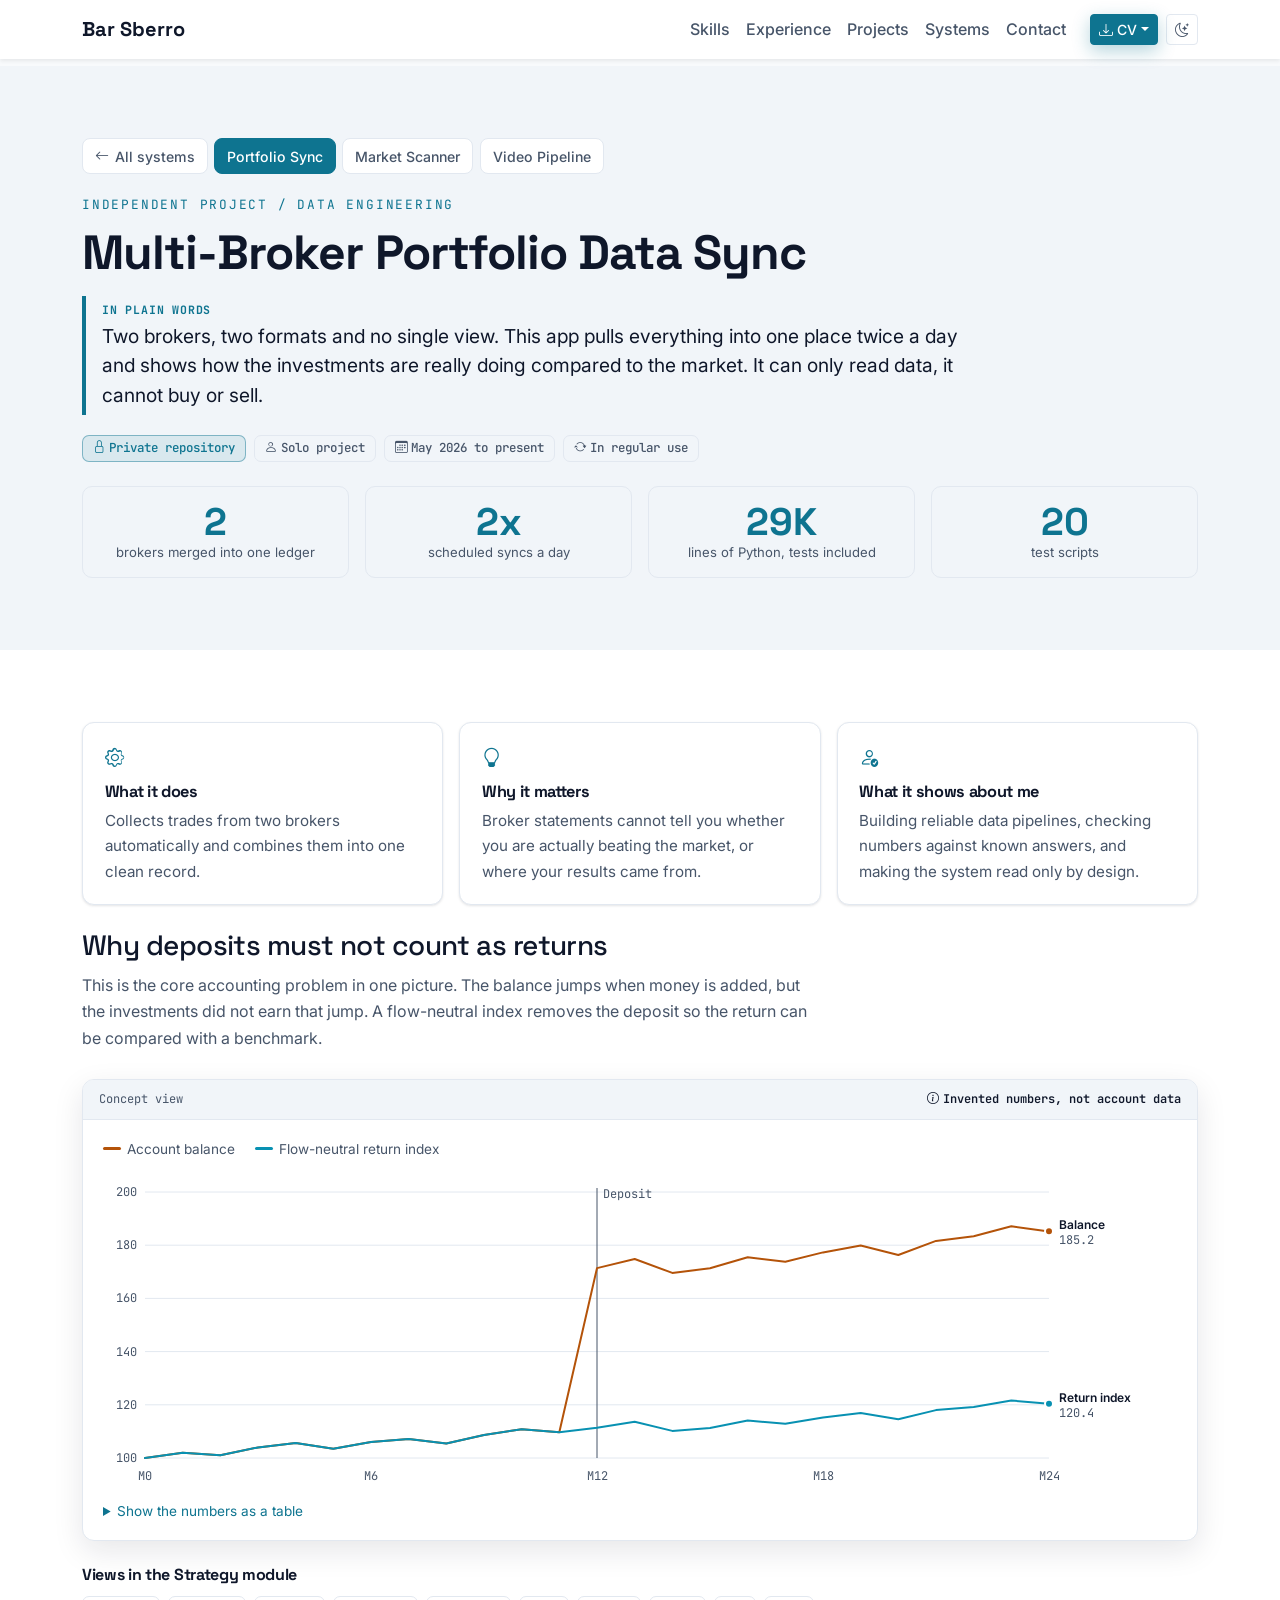
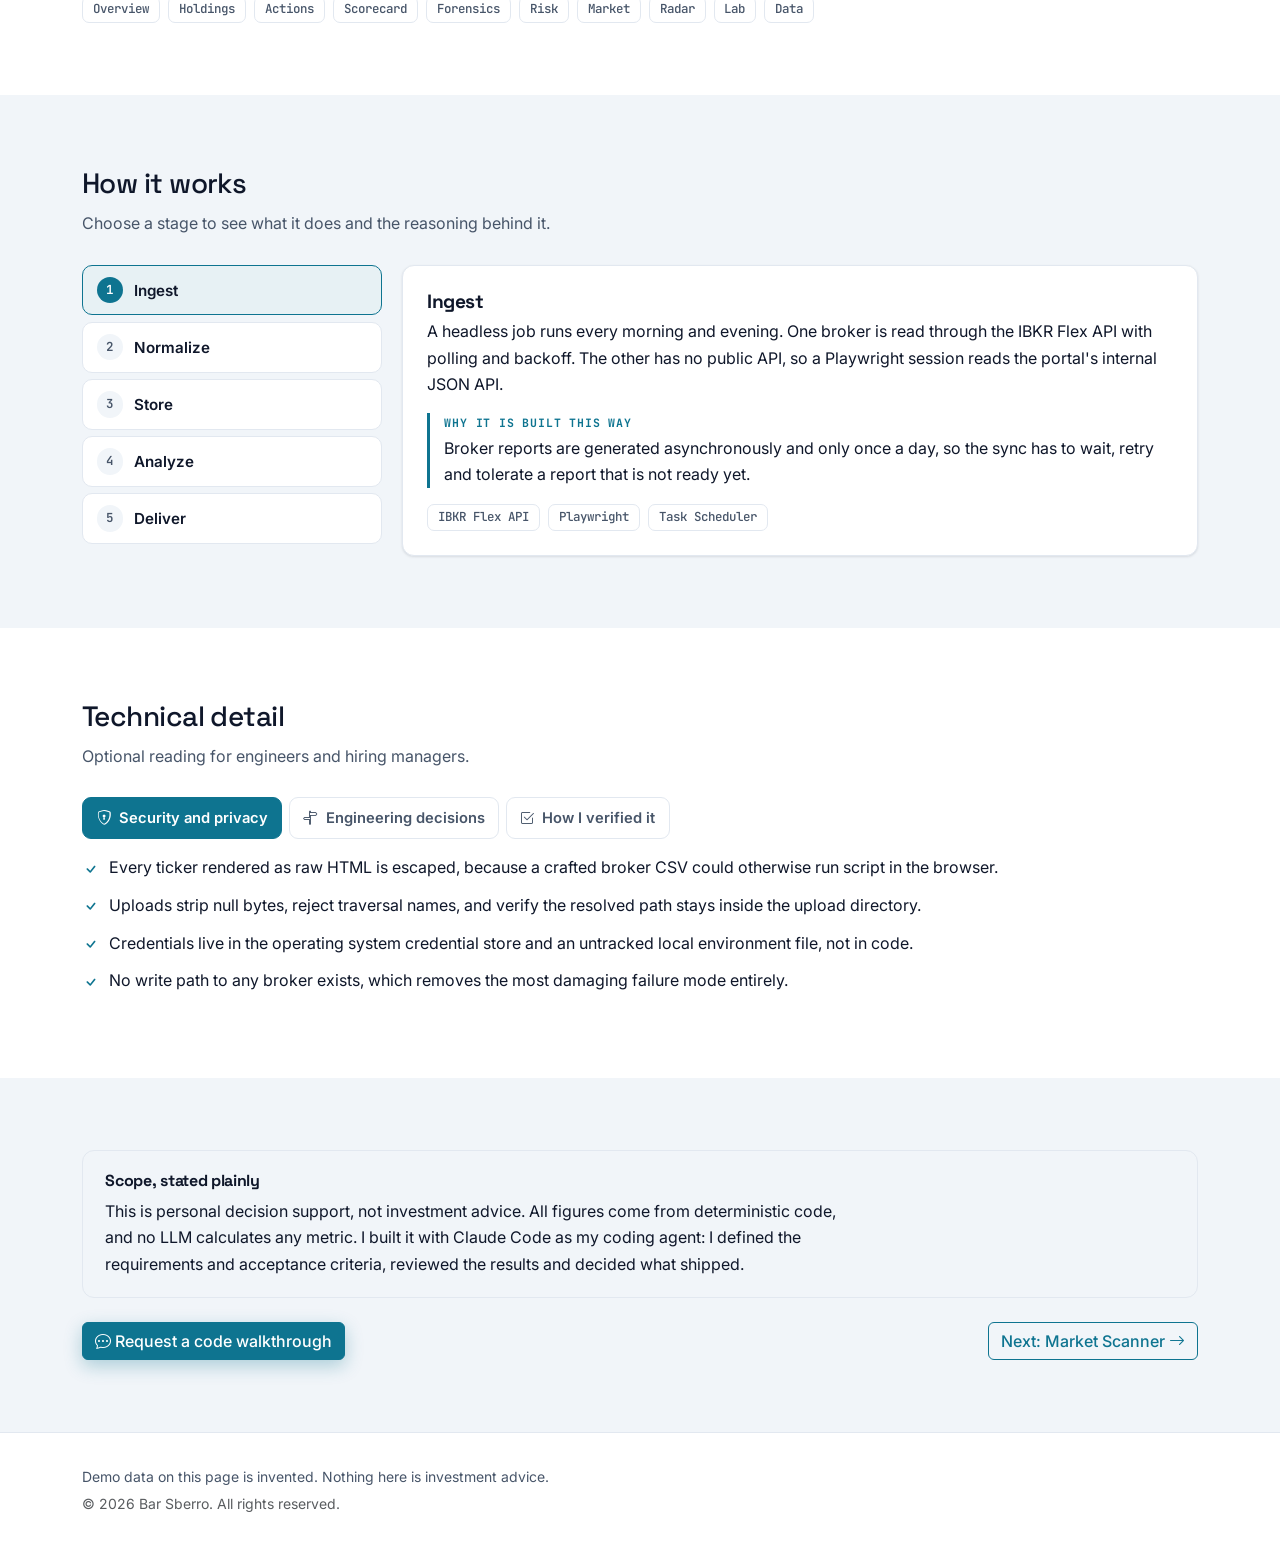
<file: projects/portfolio-sync.html>
<!doctype html>
<html lang="en" dir="ltr">
<head>
  <meta charset="utf-8">
  <meta name="viewport" content="width=device-width, initial-scale=1">
  <title>Multi-Broker Portfolio Data Sync | Bar Sberro</title>
  <meta name="description" content="A twice-daily ETL that merges two brokers into one SQL ledger, then measures returns, risk and past decisions. Case study by Bar Sberro.">
  <link rel="canonical" href="https://bardev1999.github.io/projects/portfolio-sync.html">
  <meta name="referrer" content="strict-origin-when-cross-origin">
  <meta property="og:type" content="article">
  <meta property="og:url" content="https://bardev1999.github.io/projects/portfolio-sync.html">
  <meta property="og:title" content="Multi-Broker Portfolio Data Sync | Bar Sberro">
  <meta property="og:description" content="A twice-daily ETL that merges two brokers into one SQL ledger, then measures returns, risk and past decisions. Case study by Bar Sberro.">
  <meta property="og:image" content="https://bardev1999.github.io/assets/og-image.png">
  <link rel="icon" type="image/svg+xml" href="../assets/favicon.svg">
  <link rel="icon" type="image/png" sizes="32x32" href="../assets/favicon-32.png">
  <link rel="apple-touch-icon" sizes="180x180" href="../assets/apple-touch-icon.png">
  <script>
    (function () {
      document.documentElement.classList.add('js');
      try {
        var t = localStorage.getItem('theme') ||
          (window.matchMedia('(prefers-color-scheme: dark)').matches ? 'dark' : 'light');
        document.documentElement.setAttribute('data-bs-theme', t);
      } catch (e) {
        document.documentElement.setAttribute('data-bs-theme', 'light');
      }
    })();
  </script>
  <link rel="preconnect" href="https://cdn.jsdelivr.net" crossorigin>
  <link rel="preconnect" href="https://fonts.googleapis.com">
  <link rel="preconnect" href="https://fonts.gstatic.com" crossorigin>
  <link href="https://fonts.googleapis.com/css2?family=Inter:wght@400;500;600;700&family=JetBrains+Mono:wght@400;600&family=Space+Grotesk:wght@500;600;700&display=swap" rel="stylesheet">
  <link href="https://cdn.jsdelivr.net/npm/bootstrap@5.3.3/dist/css/bootstrap.min.css" rel="stylesheet"
        integrity="sha384-QWTKZyjpPEjISv5WaRU9OFeRpok6YctnYmDr5pNlyT2bRjXh0JMhjY6hW+ALEwIH" crossorigin="anonymous">
  <link href="https://cdn.jsdelivr.net/npm/bootstrap-icons@1.11.3/font/bootstrap-icons.css" rel="stylesheet"
        integrity="sha384-tViUnnbYAV00FLIhhi3v/dWt3Jxw4gZQcNoSCxCIFNJVCx7/D55/wXsrNIRANwdD" crossorigin="anonymous">
  <link href="../styles.css?v=8" rel="stylesheet">
</head>
<body>
<a class="skip-link" href="#main">Skip to main content</a>

<nav class="navbar navbar-expand-lg shadow-sm fixed-top" aria-label="Primary">
  <div class="container">
    <a class="navbar-brand fw-bold" href="../index.html">Bar Sberro</a>
    <div class="nav-actions order-lg-2">
      <div class="dropdown cv-menu">
        <a class="btn btn-primary btn-sm dropdown-toggle" href="../assets/Bar-Sberro-CV.pdf" role="button" data-bs-toggle="dropdown" aria-expanded="false"><i class="bi bi-download me-1" aria-hidden="true"></i>CV</a>
        <ul class="dropdown-menu dropdown-menu-end">
          <li><a class="dropdown-item" href="../assets/Bar-Sberro-CV.pdf" download="Bar_Sberro_Security_Research_CV.pdf">Security research and red team<small>My main CV</small></a></li>
          <li><a class="dropdown-item" href="../assets/Bar-Sberro-CV-AI-Security.pdf" download="Bar_Sberro_AI_Security_Research_CV.pdf">AI security and AI red team<small>For roles focused on securing AI</small></a></li>
        </ul>
      </div>
      <button id="theme-toggle" class="btn btn-sm btn-outline-secondary theme-toggle" type="button" aria-label="Switch color theme">
        <i class="bi bi-moon-stars" aria-hidden="true"></i>
      </button>
      <button class="navbar-toggler" type="button" data-bs-toggle="collapse" data-bs-target="#nav" aria-controls="nav" aria-expanded="false" aria-label="Toggle navigation">
        <span class="navbar-toggler-icon"></span>
      </button>
    </div>
    <div id="nav" class="collapse navbar-collapse order-lg-1">
      <ul class="navbar-nav ms-auto align-items-lg-center">
        <li class="nav-item"><a class="nav-link" href="../index.html#find">Skills</a></li>
        <li class="nav-item"><a class="nav-link" href="../index.html#experience">Experience</a></li>
        <li class="nav-item"><a class="nav-link" href="../index.html#projects">Projects</a></li>
        <li class="nav-item"><a class="nav-link" href="../index.html#systems">Systems</a></li>
        <li class="nav-item"><a class="nav-link" href="../index.html#contact">Contact</a></li>
      </ul>
    </div>
  </div>
</nav>

<main id="main">

<header class="case-hero bg-alt">
  <div class="container">
    <nav class="case-switch" aria-label="Case studies">
      <a href="../index.html#systems"><i class="bi bi-arrow-left" aria-hidden="true"></i>All systems</a><a href="portfolio-sync.html" aria-current="page">Portfolio Sync</a><a href="market-scanner.html">Market Scanner</a><a href="video-pipeline.html">Video Pipeline</a>
    </nav>
    <p class="section-label font-mono">Independent project / Data engineering</p>
    <h1 class="fw-bold">Multi-Broker Portfolio Data Sync</h1>
    <div class="plain-box"><b>In plain words</b><p>Two brokers, two formats and no single view. This app pulls everything into one place twice a day and shows how the investments are really doing compared to the market. It can only read data, it cannot buy or sell.</p></div>
    <div class="case-meta"><span class="badge-chip accent"><i class="bi bi-lock me-1" aria-hidden="true"></i>Private repository</span><span class="badge-chip"><i class="bi bi-person me-1" aria-hidden="true"></i>Solo project</span><span class="badge-chip"><i class="bi bi-calendar3 me-1" aria-hidden="true"></i>May 2026 to present</span><span class="badge-chip"><i class="bi bi-arrow-repeat me-1" aria-hidden="true"></i>In regular use</span></div>
    <div class="edu-stats row g-3">
<div class="col-6 col-md-3"><div class="stat"><span class="stat-num">2</span><span class="stat-label">brokers merged into one ledger</span></div></div>
<div class="col-6 col-md-3"><div class="stat"><span class="stat-num">2x</span><span class="stat-label">scheduled syncs a day</span></div></div>
<div class="col-6 col-md-3"><div class="stat"><span class="stat-num">29K</span><span class="stat-label">lines of Python, tests included</span></div></div>
<div class="col-6 col-md-3"><div class="stat"><span class="stat-num">20</span><span class="stat-label">test scripts</span></div></div>
    </div>
  </div>
</header>

<section class="case-section bg-white" aria-labelledby="see-h">
  <div class="container">
    <div class="row g-3 mb-4">
      <div class="col-md-4"><div class="note-card"><i class="bi bi-gear" aria-hidden="true"></i><h3>What it does</h3><p>Collects trades from two brokers automatically and combines them into one clean record.</p></div></div>
      <div class="col-md-4"><div class="note-card"><i class="bi bi-lightbulb" aria-hidden="true"></i><h3>Why it matters</h3><p>Broker statements cannot tell you whether you are actually beating the market, or where your results came from.</p></div></div>
      <div class="col-md-4"><div class="note-card"><i class="bi bi-person-check" aria-hidden="true"></i><h3>What it shows about me</h3><p>Building reliable data pipelines, checking numbers against known answers, and making the system read only by design.</p></div></div>
    </div>
    <h2 id="see-h" class="h3">Why deposits must not count as returns</h2>
    <p class="case-intro">This is the core accounting problem in one picture. The balance jumps when money is added, but the investments did not earn that jump. A flow-neutral index removes the deposit so the return can be compared with a benchmark.</p>
    <div class="preview">
  <div class="preview-bar"><span>Concept view</span><span class="demo-label"><i class="bi bi-info-circle" aria-hidden="true"></i>Invented numbers, not account data</span></div>
  <div class="preview-body">
    <div class="chart-legend"><span><i style="background:var(--chart-2)"></i>Account balance</span><span><i style="background:var(--chart-1)"></i>Flow-neutral return index</span></div>
    <div class="chart-host" data-flow-chart data-points='[{"m":0,"b":100.0,"t":100.0},{"m":1,"b":102.0,"t":102.0},{"m":2,"b":101.0,"t":101.0},{"m":3,"b":104.0,"t":104.0},{"m":4,"b":105.6,"t":105.6},{"m":5,"b":103.5,"t":103.5},{"m":6,"b":106.0,"t":106.0},{"m":7,"b":107.1,"t":107.1},{"m":8,"b":105.5,"t":105.5},{"m":9,"b":108.7,"t":108.7},{"m":10,"b":110.8,"t":110.8},{"m":11,"b":109.7,"t":109.7},{"m":12,"b":171.4,"t":111.4},{"m":13,"b":174.8,"t":113.6},{"m":14,"b":169.6,"t":110.2},{"m":15,"b":171.3,"t":111.3},{"m":16,"b":175.5,"t":114.1},{"m":17,"b":173.8,"t":112.9},{"m":18,"b":177.3,"t":115.2},{"m":19,"b":179.9,"t":116.9},{"m":20,"b":176.3,"t":114.6},{"m":21,"b":181.6,"t":118.0},{"m":22,"b":183.4,"t":119.2},{"m":23,"b":187.1,"t":121.6},{"m":24,"b":185.2,"t":120.4}]' data-deposit="12"></div>
    <details class="chart-table"><summary>Show the numbers as a table</summary>
      <table><thead><tr><th>Month</th><th>Balance</th><th>Return index</th></tr></thead><tbody><tr><td>0</td><td>100.0</td><td>100.0</td></tr><tr><td>3</td><td>104.0</td><td>104.0</td></tr><tr><td>6</td><td>106.0</td><td>106.0</td></tr><tr><td>9</td><td>108.7</td><td>108.7</td></tr><tr><td>12</td><td>171.4</td><td>111.4</td></tr><tr><td>15</td><td>171.3</td><td>111.3</td></tr><tr><td>18</td><td>177.3</td><td>115.2</td></tr><tr><td>21</td><td>181.6</td><td>118.0</td></tr><tr><td>24</td><td>185.2</td><td>120.4</td></tr></tbody></table>
    </details>
  </div>
</div>
<h3 class="h6 skill-head mt-4">Views in the Strategy module</h3>
<div class="tags"><span class="badge-chip">Overview</span><span class="badge-chip">Holdings</span><span class="badge-chip">Actions</span><span class="badge-chip">Scorecard</span><span class="badge-chip">Forensics</span><span class="badge-chip">Risk</span><span class="badge-chip">Market</span><span class="badge-chip">Radar</span><span class="badge-chip">Lab</span><span class="badge-chip">Data</span></div>
  </div>
</section>

<section class="case-section bg-alt" aria-labelledby="how-h">
  <div class="container">
    <h2 id="how-h" class="h3">How it works</h2>
    <p class="case-intro">Choose a stage to see what it does and the reasoning behind it.</p>
    <div class="walk" data-walkthrough>
  <div class="walk-tabs" role="tablist" aria-label="Pipeline stages">
<button class="walk-tab" type="button" role="tab" id="tab-0" aria-controls="panel-0" aria-selected="true" tabindex="0">Ingest</button>
<button class="walk-tab" type="button" role="tab" id="tab-1" aria-controls="panel-1" aria-selected="false" tabindex="-1">Normalize</button>
<button class="walk-tab" type="button" role="tab" id="tab-2" aria-controls="panel-2" aria-selected="false" tabindex="-1">Store</button>
<button class="walk-tab" type="button" role="tab" id="tab-3" aria-controls="panel-3" aria-selected="false" tabindex="-1">Analyze</button>
<button class="walk-tab" type="button" role="tab" id="tab-4" aria-controls="panel-4" aria-selected="false" tabindex="-1">Deliver</button>
  </div>
  <div class="walk-panels">
<div class="walk-panel" role="tabpanel" data-default id="panel-0" aria-labelledby="tab-0" tabindex="0">
  <h3>Ingest</h3>
  <p>A headless job runs every morning and evening. One broker is read through the IBKR Flex API with polling and backoff. The other has no public API, so a Playwright session reads the portal&#39;s internal JSON API.</p>
  <div class="walk-why"><b>Why it is built this way</b>Broker reports are generated asynchronously and only once a day, so the sync has to wait, retry and tolerate a report that is not ready yet.</div>
  <div class="tags"><span class="badge-chip">IBKR Flex API</span><span class="badge-chip">Playwright</span><span class="badge-chip">Task Scheduler</span></div>
</div>
<div class="walk-panel" role="tabpanel" id="panel-1" aria-labelledby="tab-1" tabindex="0">
  <h3>Normalize</h3>
  <p>Each broker format is parsed into one trade model, with currency conversion, ticker mapping and stock splits. Row ids are deterministic, so a repeated sync cannot duplicate a trade.</p>
  <div class="walk-why"><b>Why it is built this way</b>No broker feed reports splits, so they come from market history and each is applied exactly once. When a ticker mapping changes, stored rows are re-keyed rather than duplicated.</div>
  <div class="tags"><span class="badge-chip">Pandas</span><span class="badge-chip">FX conversion</span><span class="badge-chip">Idempotent keys</span></div>
</div>
<div class="walk-panel" role="tabpanel" id="panel-2" aria-labelledby="tab-2" tabindex="0">
  <h3>Store</h3>
  <p>Personal trades and public market prices live in two separate SQL databases. Total return indexes are computed locally from prices and dividends.</p>
  <div class="walk-why"><b>Why it is built this way</b>The separation keeps the market store free of anything personal. Computing the index locally also makes results independent of the date range a data provider returns.</div>
  <div class="tags"><span class="badge-chip">SQLAlchemy</span><span class="badge-chip">SQLite</span></div>
</div>
<div class="walk-panel" role="tabpanel" id="panel-3" aria-labelledby="tab-3" tabindex="0">
  <h3>Analyze</h3>
  <p>Pure functions over DataFrames compute time-weighted returns, a scorecard against SPY and QQQ, risk including replays of past drawdowns, and a review of each decision. A lab tests written rules with costs and taxes.</p>
  <div class="walk-why"><b>Why it is built this way</b>Keeping math out of the UI means every metric can be tested alone. A missing price stays unknown instead of becoming zero, which would silently distort every total.</div>
  <div class="tags"><span class="badge-chip">Pandas</span><span class="badge-chip">NumPy</span><span class="badge-chip">Walk-forward tests</span></div>
</div>
<div class="walk-panel" role="tabpanel" id="panel-4" aria-labelledby="tab-4" tabindex="0">
  <h3>Deliver</h3>
  <p>A Streamlit app for deep work, plus a static phone page rebuilt after each sync and delivered through one pinned Telegram message.</p>
  <div class="walk-why"><b>Why it is built this way</b>A script-free static page gives phone access without running an internet-facing service against financial data.</div>
  <div class="tags"><span class="badge-chip">Streamlit</span><span class="badge-chip">Plotly</span><span class="badge-chip">Telegram Bot API</span></div>
</div>
  </div>
</div>
  </div>
</section>

<section class="case-section bg-white" aria-labelledby="tech-h">
  <div class="container">
    <h2 id="tech-h" class="h3">Technical detail</h2>
    <p class="case-intro">Optional reading for engineers and hiring managers.</p>
    <div data-tabs>
      <div class="tab-list" role="tablist" aria-label="Technical detail">
        <button class="tab-btn" type="button" role="tab" id="t-sec" aria-controls="sec" aria-selected="true"><i class="bi bi-shield-lock" aria-hidden="true"></i>Security and privacy</button>
        <button class="tab-btn" type="button" role="tab" id="t-dec" aria-controls="dec" aria-selected="false" tabindex="-1"><i class="bi bi-signpost-split" aria-hidden="true"></i>Engineering decisions</button>
        <button class="tab-btn" type="button" role="tab" id="t-ver" aria-controls="ver" aria-selected="false" tabindex="-1"><i class="bi bi-check2-square" aria-hidden="true"></i>How I verified it</button>
      </div>
      <div class="tab-panel" role="tabpanel" id="sec" aria-labelledby="t-sec" tabindex="0" data-default><ul class="check-list"><li>Every ticker rendered as raw HTML is escaped, because a crafted broker CSV could otherwise run script in the browser.</li><li>Uploads strip null bytes, reject traversal names, and verify the resolved path stays inside the upload directory.</li><li>Credentials live in the operating system credential store and an untracked local environment file, not in code.</li><li>No write path to any broker exists, which removes the most damaging failure mode entirely.</li></ul></div>
      <div class="tab-panel" role="tabpanel" id="dec" aria-labelledby="t-dec" tabindex="0"><div class="row g-3">
<div class="col-md-6"><div class="note-card"><i class="bi bi-layers" aria-hidden="true"></i><h3>Pure core, thin UI</h3><p>All math sits in plain functions and the interface only formats. The desktop app and the phone page call the same code in the same order.</p></div></div>
<div class="col-md-6"><div class="note-card"><i class="bi bi-question-circle" aria-hidden="true"></i><h3>Unknown is not zero</h3><p>An unavailable price is None, never 0.0. Missing history returns NaN with a reason, so a data gap cannot look like a loss.</p></div></div>
<div class="col-md-6"><div class="note-card"><i class="bi bi-journal-check" aria-hidden="true"></i><h3>The module keeps score of itself</h3><p>It logs what it computed each day and later reports whether its own flags preceded underperformance, so weak parts can be removed.</p></div></div>
<div class="col-md-6"><div class="note-card"><i class="bi bi-shield-lock" aria-hidden="true"></i><h3>Read only by design</h3><p>The system measures and explains. It never calls a broker write API and never issues a buy or sell recommendation of its own.</p></div></div>
      </div></div>
      <div class="tab-panel" role="tabpanel" id="ver" aria-labelledby="t-ver" tabindex="0"><ul class="check-list"><li>Metrics are tested on synthetic ledgers with answers known in advance, then cross-checked against figures already proven. Real-data checks are a separate mode that I run myself.</li><li>Past decisions are compared with random picks drawn by permutation, after a closed form statistical test proved too generous.</li><li>The rule lab uses walk-forward testing with costs and taxes, and a deflated Sharpe ratio that accounts for how many variants were tried.</li><li>A UX audit timed the first click after the price cache expired, the case warm-cache timing misses: it went from 32.6 s to 5.2 s after the fix.</li></ul></div>
    </div>
  </div>
</section>

<section class="case-section bg-alt" aria-labelledby="scope-h">
  <div class="container">
    <div class="honest-box mb-4">
      <h3 id="scope-h">Scope, stated plainly</h3>
      <p>This is personal decision support, not investment advice. All figures come from deterministic code, and no LLM calculates any metric. I built it with Claude Code as my coding agent: I defined the requirements and acceptance criteria, reviewed the results and decided what shipped.</p>
    </div>
    <div class="case-next align-items-center">
      <a class="btn btn-primary" href="../index.html#contact"><i class="bi bi-chat-dots me-1" aria-hidden="true"></i>Request a code walkthrough</a>
      <a class="btn btn-outline-primary" href="market-scanner.html">Next: Market Scanner<i class="bi bi-arrow-right ms-1" aria-hidden="true"></i></a>
    </div>
  </div>
</section>

</main>

<footer class="border-top">
  <div class="container">
    <p class="footer-note small mb-1">Demo data on this page is invented. Nothing here is investment advice.</p>
    <p class="small mb-0 text-body-secondary">&copy; <span id="year"></span> Bar Sberro. All rights reserved.</p>
  </div>
</footer>

<script src="https://cdn.jsdelivr.net/npm/bootstrap@5.3.3/dist/js/bootstrap.bundle.min.js"
        integrity="sha384-YvpcrYf0tY3lHB60NNkmXc5s9fDVZLESaAA55NDzOxhy9GkcIdslK1eN7N6jIeHz" crossorigin="anonymous" defer></script>
<script src="../script.js?v=3" defer></script>
<script src="case.js?v=2" defer></script>
</body>
</html>
</file>
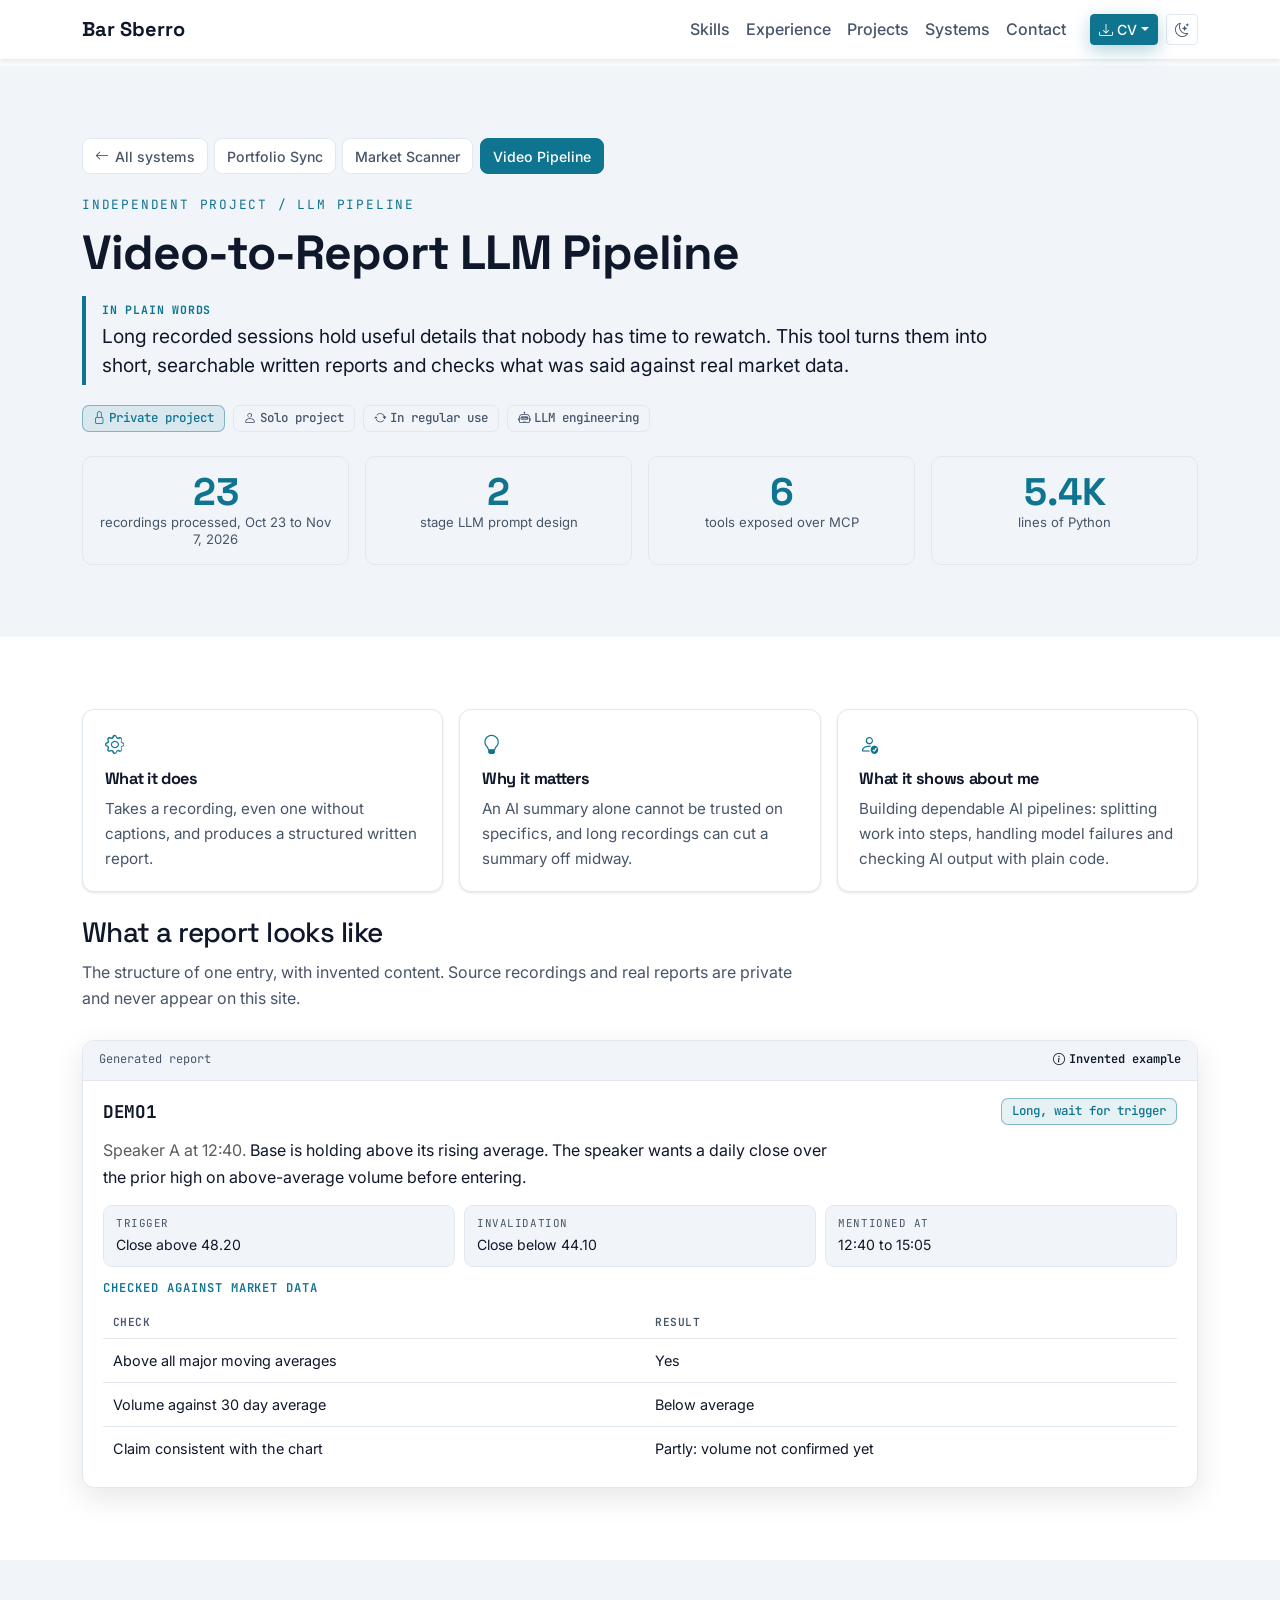
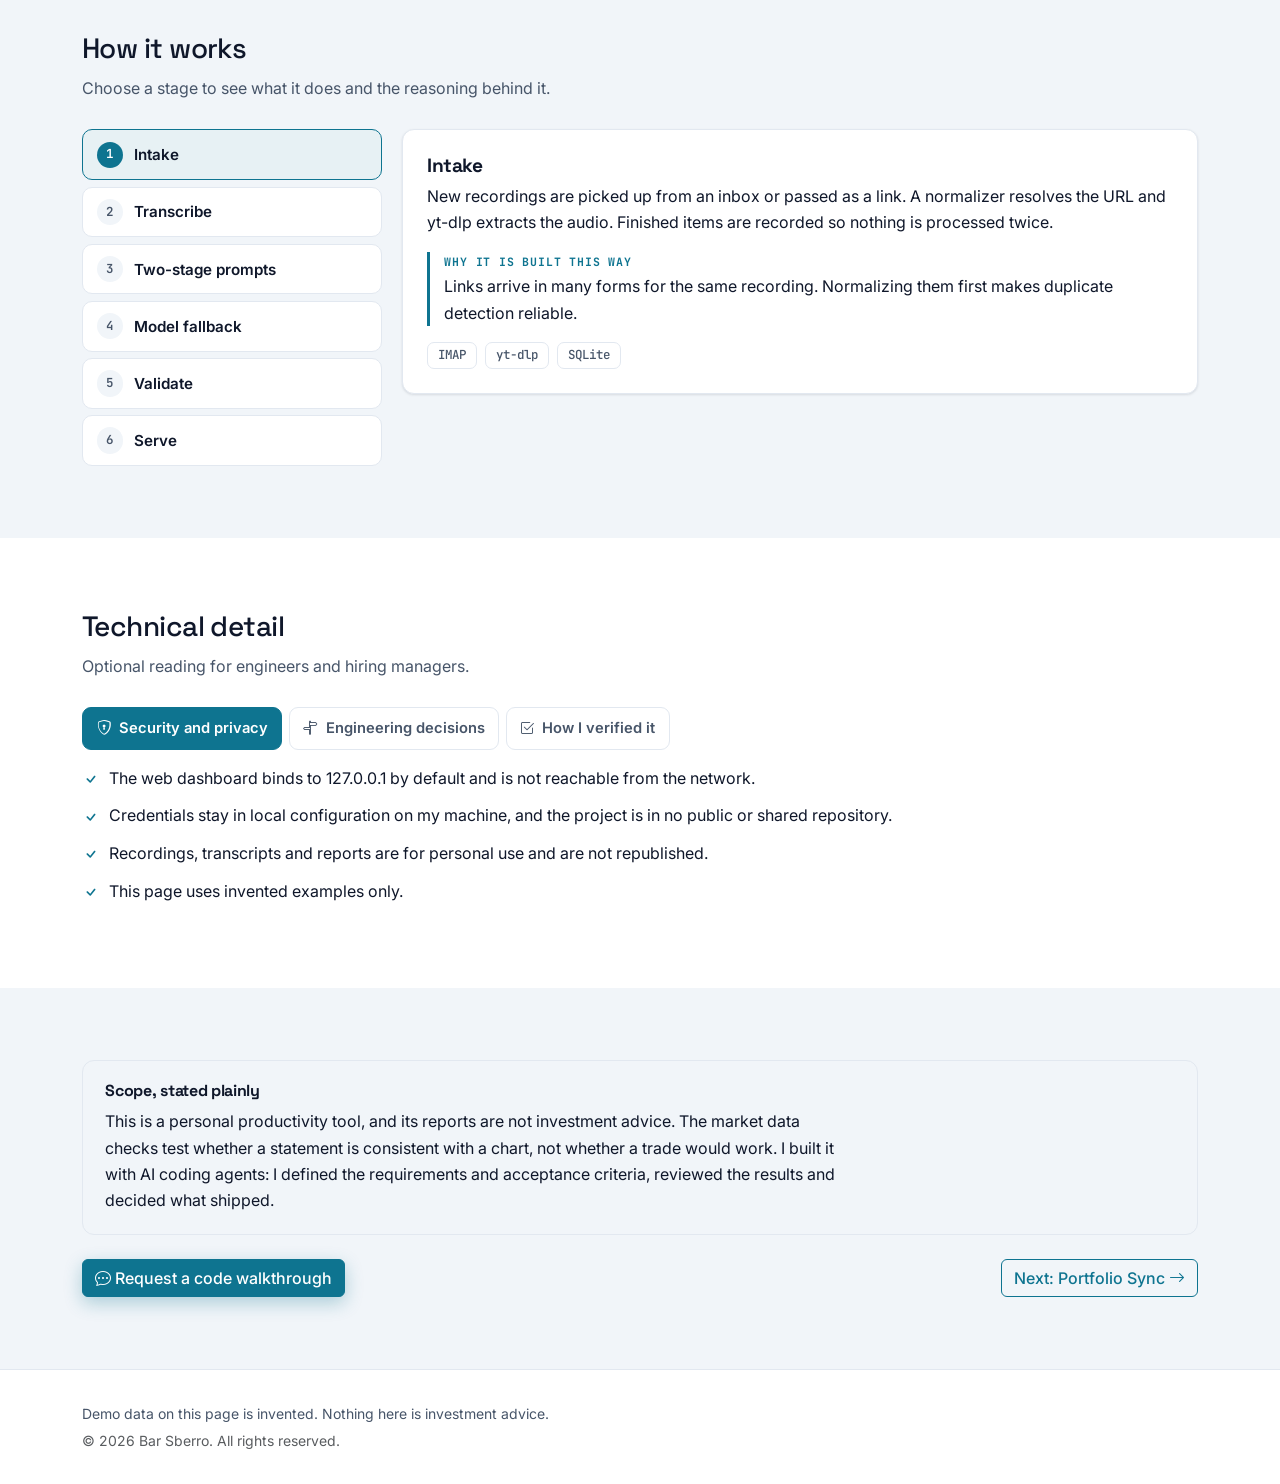
<file: projects/video-pipeline.html>
<!doctype html>
<html lang="en" dir="ltr">
<head>
  <meta charset="utf-8">
  <meta name="viewport" content="width=device-width, initial-scale=1">
  <title>Video-to-Report LLM Pipeline | Bar Sberro</title>
  <meta name="description" content="A pipeline that turns long Zoom and YouTube recordings into structured reports using Whisper, Gemini, two-stage prompts, model fallback and market data validation. Case study by Bar Sberro.">
  <link rel="canonical" href="https://bardev1999.github.io/projects/video-pipeline.html">
  <meta name="referrer" content="strict-origin-when-cross-origin">
  <meta property="og:type" content="article">
  <meta property="og:url" content="https://bardev1999.github.io/projects/video-pipeline.html">
  <meta property="og:title" content="Video-to-Report LLM Pipeline | Bar Sberro">
  <meta property="og:description" content="A pipeline that turns long Zoom and YouTube recordings into structured reports using Whisper, Gemini, two-stage prompts, model fallback and market data validation. Case study by Bar Sberro.">
  <meta property="og:image" content="https://bardev1999.github.io/assets/og-image.png">
  <link rel="icon" type="image/svg+xml" href="../assets/favicon.svg">
  <link rel="icon" type="image/png" sizes="32x32" href="../assets/favicon-32.png">
  <link rel="apple-touch-icon" sizes="180x180" href="../assets/apple-touch-icon.png">
  <script>
    (function () {
      document.documentElement.classList.add('js');
      try {
        var t = localStorage.getItem('theme') ||
          (window.matchMedia('(prefers-color-scheme: dark)').matches ? 'dark' : 'light');
        document.documentElement.setAttribute('data-bs-theme', t);
      } catch (e) {
        document.documentElement.setAttribute('data-bs-theme', 'light');
      }
    })();
  </script>
  <link rel="preconnect" href="https://cdn.jsdelivr.net" crossorigin>
  <link rel="preconnect" href="https://fonts.googleapis.com">
  <link rel="preconnect" href="https://fonts.gstatic.com" crossorigin>
  <link href="https://fonts.googleapis.com/css2?family=Inter:wght@400;500;600;700&family=JetBrains+Mono:wght@400;600&family=Space+Grotesk:wght@500;600;700&display=swap" rel="stylesheet">
  <link href="https://cdn.jsdelivr.net/npm/bootstrap@5.3.3/dist/css/bootstrap.min.css" rel="stylesheet"
        integrity="sha384-QWTKZyjpPEjISv5WaRU9OFeRpok6YctnYmDr5pNlyT2bRjXh0JMhjY6hW+ALEwIH" crossorigin="anonymous">
  <link href="https://cdn.jsdelivr.net/npm/bootstrap-icons@1.11.3/font/bootstrap-icons.css" rel="stylesheet"
        integrity="sha384-tViUnnbYAV00FLIhhi3v/dWt3Jxw4gZQcNoSCxCIFNJVCx7/D55/wXsrNIRANwdD" crossorigin="anonymous">
  <link href="../styles.css?v=8" rel="stylesheet">
</head>
<body>
<a class="skip-link" href="#main">Skip to main content</a>

<nav class="navbar navbar-expand-lg shadow-sm fixed-top" aria-label="Primary">
  <div class="container">
    <a class="navbar-brand fw-bold" href="../index.html">Bar Sberro</a>
    <div class="nav-actions order-lg-2">
      <div class="dropdown cv-menu">
        <a class="btn btn-primary btn-sm dropdown-toggle" href="../assets/Bar-Sberro-CV.pdf" role="button" data-bs-toggle="dropdown" aria-expanded="false"><i class="bi bi-download me-1" aria-hidden="true"></i>CV</a>
        <ul class="dropdown-menu dropdown-menu-end">
          <li><a class="dropdown-item" href="../assets/Bar-Sberro-CV.pdf" download="Bar_Sberro_Security_Research_CV.pdf">Security research and red team<small>My main CV</small></a></li>
          <li><a class="dropdown-item" href="../assets/Bar-Sberro-CV-AI-Security.pdf" download="Bar_Sberro_AI_Security_Research_CV.pdf">AI security and AI red team<small>For roles focused on securing AI</small></a></li>
        </ul>
      </div>
      <button id="theme-toggle" class="btn btn-sm btn-outline-secondary theme-toggle" type="button" aria-label="Switch color theme">
        <i class="bi bi-moon-stars" aria-hidden="true"></i>
      </button>
      <button class="navbar-toggler" type="button" data-bs-toggle="collapse" data-bs-target="#nav" aria-controls="nav" aria-expanded="false" aria-label="Toggle navigation">
        <span class="navbar-toggler-icon"></span>
      </button>
    </div>
    <div id="nav" class="collapse navbar-collapse order-lg-1">
      <ul class="navbar-nav ms-auto align-items-lg-center">
        <li class="nav-item"><a class="nav-link" href="../index.html#find">Skills</a></li>
        <li class="nav-item"><a class="nav-link" href="../index.html#experience">Experience</a></li>
        <li class="nav-item"><a class="nav-link" href="../index.html#projects">Projects</a></li>
        <li class="nav-item"><a class="nav-link" href="../index.html#systems">Systems</a></li>
        <li class="nav-item"><a class="nav-link" href="../index.html#contact">Contact</a></li>
      </ul>
    </div>
  </div>
</nav>

<main id="main">

<header class="case-hero bg-alt">
  <div class="container">
    <nav class="case-switch" aria-label="Case studies">
      <a href="../index.html#systems"><i class="bi bi-arrow-left" aria-hidden="true"></i>All systems</a><a href="portfolio-sync.html">Portfolio Sync</a><a href="market-scanner.html">Market Scanner</a><a href="video-pipeline.html" aria-current="page">Video Pipeline</a>
    </nav>
    <p class="section-label font-mono">Independent project / LLM pipeline</p>
    <h1 class="fw-bold">Video-to-Report LLM Pipeline</h1>
    <div class="plain-box"><b>In plain words</b><p>Long recorded sessions hold useful details that nobody has time to rewatch. This tool turns them into short, searchable written reports and checks what was said against real market data.</p></div>
    <div class="case-meta"><span class="badge-chip accent"><i class="bi bi-lock me-1" aria-hidden="true"></i>Private project</span><span class="badge-chip"><i class="bi bi-person me-1" aria-hidden="true"></i>Solo project</span><span class="badge-chip"><i class="bi bi-arrow-repeat me-1" aria-hidden="true"></i>In regular use</span><span class="badge-chip"><i class="bi bi-robot me-1" aria-hidden="true"></i>LLM engineering</span></div>
    <div class="edu-stats row g-3">
<div class="col-6 col-md-3"><div class="stat"><span class="stat-num">23</span><span class="stat-label">recordings processed, Oct 23 to Nov 7, 2026</span></div></div>
<div class="col-6 col-md-3"><div class="stat"><span class="stat-num">2</span><span class="stat-label">stage LLM prompt design</span></div></div>
<div class="col-6 col-md-3"><div class="stat"><span class="stat-num">6</span><span class="stat-label">tools exposed over MCP</span></div></div>
<div class="col-6 col-md-3"><div class="stat"><span class="stat-num">5.4K</span><span class="stat-label">lines of Python</span></div></div>
    </div>
  </div>
</header>

<section class="case-section bg-white" aria-labelledby="see-h">
  <div class="container">
    <div class="row g-3 mb-4">
      <div class="col-md-4"><div class="note-card"><i class="bi bi-gear" aria-hidden="true"></i><h3>What it does</h3><p>Takes a recording, even one without captions, and produces a structured written report.</p></div></div>
      <div class="col-md-4"><div class="note-card"><i class="bi bi-lightbulb" aria-hidden="true"></i><h3>Why it matters</h3><p>An AI summary alone cannot be trusted on specifics, and long recordings can cut a summary off midway.</p></div></div>
      <div class="col-md-4"><div class="note-card"><i class="bi bi-person-check" aria-hidden="true"></i><h3>What it shows about me</h3><p>Building dependable AI pipelines: splitting work into steps, handling model failures and checking AI output with plain code.</p></div></div>
    </div>
    <h2 id="see-h" class="h3">What a report looks like</h2>
    <p class="case-intro">The structure of one entry, with invented content. Source recordings and real reports are private and never appear on this site.</p>
    <div class="preview">
  <div class="preview-bar"><span>Generated report</span><span class="demo-label"><i class="bi bi-info-circle" aria-hidden="true"></i>Invented example</span></div>
  <div class="preview-body">
    <div class="report-head"><h3>DEMO1</h3><span class="badge-chip accent">Long, wait for trigger</span></div>
    <p class="mb-2"><span class="text-body-secondary">Speaker A at 12:40.</span> Base is holding above its rising average. The speaker wants a daily close over the prior high on above-average volume before entering.</p>
    <div class="report-grid">
      <div><span>Trigger</span>Close above 48.20</div>
      <div><span>Invalidation</span>Close below 44.10</div>
      <div><span>Mentioned at</span>12:40 to 15:05</div>
    </div>
    <h4 class="exp-group">Checked against market data</h4>
    <div class="scan-wrap"><table class="scan-table" style="min-width:0">
      <caption class="visually-hidden">Invented example of validation results</caption>
      <thead><tr><th scope="col">Check</th><th scope="col">Result</th></tr></thead>
      <tbody>
        <tr><td>Above all major moving averages</td><td>Yes</td></tr>
        <tr><td>Volume against 30 day average</td><td>Below average</td></tr>
        <tr><td>Claim consistent with the chart</td><td>Partly: volume not confirmed yet</td></tr>
      </tbody></table></div>
  </div>
</div>
  </div>
</section>

<section class="case-section bg-alt" aria-labelledby="how-h">
  <div class="container">
    <h2 id="how-h" class="h3">How it works</h2>
    <p class="case-intro">Choose a stage to see what it does and the reasoning behind it.</p>
    <div class="walk" data-walkthrough>
  <div class="walk-tabs" role="tablist" aria-label="Pipeline stages">
<button class="walk-tab" type="button" role="tab" id="tab-0" aria-controls="panel-0" aria-selected="true" tabindex="0">Intake</button>
<button class="walk-tab" type="button" role="tab" id="tab-1" aria-controls="panel-1" aria-selected="false" tabindex="-1">Transcribe</button>
<button class="walk-tab" type="button" role="tab" id="tab-2" aria-controls="panel-2" aria-selected="false" tabindex="-1">Two-stage prompts</button>
<button class="walk-tab" type="button" role="tab" id="tab-3" aria-controls="panel-3" aria-selected="false" tabindex="-1">Model fallback</button>
<button class="walk-tab" type="button" role="tab" id="tab-4" aria-controls="panel-4" aria-selected="false" tabindex="-1">Validate</button>
<button class="walk-tab" type="button" role="tab" id="tab-5" aria-controls="panel-5" aria-selected="false" tabindex="-1">Serve</button>
  </div>
  <div class="walk-panels">
<div class="walk-panel" role="tabpanel" data-default id="panel-0" aria-labelledby="tab-0" tabindex="0">
  <h3>Intake</h3>
  <p>New recordings are picked up from an inbox or passed as a link. A normalizer resolves the URL and yt-dlp extracts the audio. Finished items are recorded so nothing is processed twice.</p>
  <div class="walk-why"><b>Why it is built this way</b>Links arrive in many forms for the same recording. Normalizing them first makes duplicate detection reliable.</div>
  <div class="tags"><span class="badge-chip">IMAP</span><span class="badge-chip">yt-dlp</span><span class="badge-chip">SQLite</span></div>
</div>
<div class="walk-panel" role="tabpanel" id="panel-1" aria-labelledby="tab-1" tabindex="0">
  <h3>Transcribe</h3>
  <p>Audio is transcribed with Whisper and Gemini, so the pipeline does not depend on captions being available. Transcripts are stored in full.</p>
  <div class="walk-why"><b>Why it is built this way</b>Storing the transcript separates the expensive step from the report. A report can be rebuilt from it without downloading the recording again.</div>
  <div class="tags"><span class="badge-chip">Whisper</span><span class="badge-chip">Gemini API</span></div>
</div>
<div class="walk-panel" role="tabpanel" id="panel-2" aria-labelledby="tab-2" tabindex="0">
  <h3>Two-stage prompts</h3>
  <p>The first stage produces a complete transcript with every detail. The second turns it into a structured report with fixed sections, one card per topic.</p>
  <div class="walk-why"><b>Why it is built this way</b>One prompt asked to do both ran out of output tokens on long recordings and cut off silently. Separating the jobs gives each one the full budget.</div>
  <div class="tags"><span class="badge-chip">Prompt engineering</span><span class="badge-chip">65K token output</span></div>
</div>
<div class="walk-panel" role="tabpanel" id="panel-3" aria-labelledby="tab-3" tabindex="0">
  <h3>Model fallback</h3>
  <p>Calls run through an ordered chain of models. When one fails or is unavailable the next takes over, and the run is logged.</p>
  <div class="walk-why"><b>Why it is built this way</b>A pipeline that runs unattended cannot depend on a single model being available.</div>
  <div class="tags"><span class="badge-chip">Fallback chain</span><span class="badge-chip">Retries</span></div>
</div>
<div class="walk-panel" role="tabpanel" id="panel-4" aria-labelledby="tab-4" tabindex="0">
  <h3>Validate</h3>
  <p>A deterministic module computes indicators from market data for each ticker the report mentions and adds a validation table.</p>
  <div class="walk-why"><b>Why it is built this way</b>The LLM reports what was said. Code checks the chart. Keeping these apart makes disagreement visible instead of hiding it.</div>
  <div class="tags"><span class="badge-chip">yfinance</span><span class="badge-chip">Pandas</span><span class="badge-chip">NumPy</span></div>
</div>
<div class="walk-panel" role="tabpanel" id="panel-5" aria-labelledby="tab-5" tabindex="0">
  <h3>Serve</h3>
  <p>Reports go to a searchable archive, a local dashboard, a Telegram summary and an MCP server with six tools. A separate application reads the report files read only.</p>
  <div class="walk-why"><b>Why it is built this way</b>Plain files are a simple contract between systems, and the reader maps tables by header words so a change in report layout does not break it.</div>
  <div class="tags"><span class="badge-chip">MCP</span><span class="badge-chip">http.server</span><span class="badge-chip">Telegram Bot API</span></div>
</div>
  </div>
</div>
  </div>
</section>

<section class="case-section bg-white" aria-labelledby="tech-h">
  <div class="container">
    <h2 id="tech-h" class="h3">Technical detail</h2>
    <p class="case-intro">Optional reading for engineers and hiring managers.</p>
    <div data-tabs>
      <div class="tab-list" role="tablist" aria-label="Technical detail">
        <button class="tab-btn" type="button" role="tab" id="t-sec" aria-controls="sec" aria-selected="true"><i class="bi bi-shield-lock" aria-hidden="true"></i>Security and privacy</button>
        <button class="tab-btn" type="button" role="tab" id="t-dec" aria-controls="dec" aria-selected="false" tabindex="-1"><i class="bi bi-signpost-split" aria-hidden="true"></i>Engineering decisions</button>
        <button class="tab-btn" type="button" role="tab" id="t-ver" aria-controls="ver" aria-selected="false" tabindex="-1"><i class="bi bi-check2-square" aria-hidden="true"></i>How I verified it</button>
      </div>
      <div class="tab-panel" role="tabpanel" id="sec" aria-labelledby="t-sec" tabindex="0" data-default><ul class="check-list"><li>The web dashboard binds to 127.0.0.1 by default and is not reachable from the network.</li><li>Credentials stay in local configuration on my machine, and the project is in no public or shared repository.</li><li>Recordings, transcripts and reports are for personal use and are not republished.</li><li>This page uses invented examples only.</li></ul></div>
      <div class="tab-panel" role="tabpanel" id="dec" aria-labelledby="t-dec" tabindex="0"><div class="row g-3">
<div class="col-md-6"><div class="note-card"><i class="bi bi-scissors" aria-hidden="true"></i><h3>Split the job in two</h3><p>Transcription and structuring are separate LLM calls, which solved silent truncation on recordings of an hour and a half or more.</p></div></div>
<div class="col-md-6"><div class="note-card"><i class="bi bi-diagram-2" aria-hidden="true"></i><h3>Plan for model failure</h3><p>An ordered fallback chain keeps unattended runs going and records which model produced what.</p></div></div>
<div class="col-md-6"><div class="note-card"><i class="bi bi-clipboard-check" aria-hidden="true"></i><h3>Deterministic checks beside the LLM</h3><p>Market data validation is plain code that sits next to the generated text and is never blended into it.</p></div></div>
<div class="col-md-6"><div class="note-card"><i class="bi bi-plug" aria-hidden="true"></i><h3>Expose it to agents through MCP</h3><p>Six tools cover processing, archive search, validation and per-ticker history, so an AI agent can use the archive directly.</p></div></div>
      </div></div>
      <div class="tab-panel" role="tabpanel" id="ver" aria-labelledby="t-ver" tabindex="0"><ul class="check-list"><li>The 23 recordings figure is measured from the pipeline&#39;s own archive, not estimated.</li><li>Saved transcripts allow reports to be regenerated, so a prompt change can be compared on the same input.</li><li>The downstream parser was written against every label found in the first 20 sessions, including an older report layout.</li><li>Every ticker in a report is checked against live market data rather than trusted from the transcript.</li></ul></div>
    </div>
  </div>
</section>

<section class="case-section bg-alt" aria-labelledby="scope-h">
  <div class="container">
    <div class="honest-box mb-4">
      <h3 id="scope-h">Scope, stated plainly</h3>
      <p>This is a personal productivity tool, and its reports are not investment advice. The market data checks test whether a statement is consistent with a chart, not whether a trade would work. I built it with AI coding agents: I defined the requirements and acceptance criteria, reviewed the results and decided what shipped.</p>
    </div>
    <div class="case-next align-items-center">
      <a class="btn btn-primary" href="../index.html#contact"><i class="bi bi-chat-dots me-1" aria-hidden="true"></i>Request a code walkthrough</a>
      <a class="btn btn-outline-primary" href="portfolio-sync.html">Next: Portfolio Sync<i class="bi bi-arrow-right ms-1" aria-hidden="true"></i></a>
    </div>
  </div>
</section>

</main>

<footer class="border-top">
  <div class="container">
    <p class="footer-note small mb-1">Demo data on this page is invented. Nothing here is investment advice.</p>
    <p class="small mb-0 text-body-secondary">&copy; <span id="year"></span> Bar Sberro. All rights reserved.</p>
  </div>
</footer>

<script src="https://cdn.jsdelivr.net/npm/bootstrap@5.3.3/dist/js/bootstrap.bundle.min.js"
        integrity="sha384-YvpcrYf0tY3lHB60NNkmXc5s9fDVZLESaAA55NDzOxhy9GkcIdslK1eN7N6jIeHz" crossorigin="anonymous" defer></script>
<script src="../script.js?v=3" defer></script>
<script src="case.js?v=2" defer></script>
</body>
</html>
</file>
<file: styles.css>
/* ===== Design tokens ===== */
:root{
  --bg:#f8fafc; --surface:#ffffff; --surface-alt:#f1f5f9; --card-border:#e2e8f0;
  --text:#0f172a; --muted:#475569; --accent:#0e7490; --accent-strong:#155e75;
  --shadow:0 1px 3px rgba(15,23,42,.08), 0 1px 2px rgba(15,23,42,.04);
  --shadow-hover:0 10px 30px rgba(15,23,42,.10);

  --font-body:'Inter', system-ui, -apple-system, Segoe UI, Roboto, sans-serif;
  --font-head:'Space Grotesk', var(--font-body);
  --font-mono:'JetBrains Mono', ui-monospace, SFMono-Regular, Menlo, monospace;

  /* Bootstrap overrides */
  --bs-primary:var(--accent);
  --bs-primary-rgb:14,116,144;
  --bs-body-bg:var(--bg);
  --bs-body-color:var(--text);
  --bs-body-font-family:var(--font-body);
  --bs-border-color:var(--card-border);
  --bs-link-color:var(--accent);
  --bs-link-hover-color:var(--accent-strong);
  color-scheme:light dark;
}

[data-bs-theme="dark"]{
  --bg:#0d1117; --surface:#161b22; --surface-alt:#10151c; --card-border:#30363d;
  --text:#e6edf3; --muted:#9aa5b1; --accent:#22d3ee; --accent-strong:#67e8f9;
  --shadow:0 1px 3px rgba(0,0,0,.5); --shadow-hover:0 12px 32px rgba(0,0,0,.55);
  --bs-primary:var(--accent); --bs-primary-rgb:34,211,238;
  --bs-body-bg:var(--bg); --bs-body-color:var(--text);
  --bs-border-color:var(--card-border);
  --bs-link-color:var(--accent); --bs-link-hover-color:var(--accent-strong);
}

html{ scroll-padding-top:90px; }
@media (prefers-reduced-motion: no-preference){ html{ scroll-behavior:smooth; } }

body{
  background:var(--bg); color:var(--text);
  font-family:var(--font-body); line-height:1.65; padding-top:66px;
  -webkit-font-smoothing:antialiased; -moz-osx-font-smoothing:grayscale;
}
img{ display:block; max-width:100%; height:auto; }
a{ color:var(--bs-link-color); text-decoration:none; transition:color .2s, opacity .2s; }
a:hover{ color:var(--bs-link-hover-color); }

h1,h2,h3,h4,h5,h6,.display-5{ font-family:var(--font-head); letter-spacing:-.02em; }
h1{ font-size:clamp(2.4rem, 6vw, 3.4rem); }
section{ padding-block:clamp(2.5rem, 5vw, 4rem); }
section > .container > h2{ margin-bottom:2.5rem; }
.container p, .exp-list, .about-lead{ max-width:74ch; }
.font-mono{ font-family:var(--font-mono); }

/* ===== Skip link ===== */
.skip-link{
  position:absolute; left:50%; top:-60px; transform:translateX(-50%); white-space:nowrap;
  z-index:2000; background:var(--surface); color:var(--text);
  padding:.6rem 1rem; border:1px solid var(--card-border); border-radius:8px;
  box-shadow:var(--shadow); transition:top .2s;
}
.skip-link:focus{ top:.5rem; }

/* ===== Section labels (security-flavored eyebrows) ===== */
.section-label{
  font-family:var(--font-mono); font-size:.8rem; letter-spacing:.14em;
  text-transform:uppercase; color:var(--accent); margin-bottom:.5rem;
}
.hero-role{ color:var(--accent); font-weight:600; font-family:var(--font-head); }

/* ===== Navbar ===== */
.navbar{ background:var(--surface); transition:box-shadow .2s, background-color .2s; }
.navbar .navbar-brand{ color:var(--text); font-family:var(--font-head); }
.navbar .nav-link{ color:var(--muted); font-weight:500; }
.navbar .nav-link:hover,
.navbar .nav-link:focus-visible{ color:var(--accent); }
.navbar .nav-link.active{ color:var(--accent); font-weight:600; }
.navbar-toggler{ border:1px solid var(--card-border); }
.navbar-toggler-icon{
  background-image:url("data:image/svg+xml,%3csvg xmlns='http://www.w3.org/2000/svg' viewBox='0 0 30 30'%3e%3cpath stroke='%230e7490' stroke-linecap='round' stroke-miterlimit='10' stroke-width='2' d='M4 7h22M4 15h22M4 23h22'/%3e%3c/svg%3e");
}
[data-bs-theme="dark"] .navbar-toggler-icon{
  background-image:url("data:image/svg+xml,%3csvg xmlns='http://www.w3.org/2000/svg' viewBox='0 0 30 30'%3e%3cpath stroke='%2322d3ee' stroke-linecap='round' stroke-miterlimit='10' stroke-width='2' d='M4 7h22M4 15h22M4 23h22'/%3e%3c/svg%3e");
}
.theme-toggle{ border-color:var(--card-border); color:var(--muted); }
.theme-toggle:hover{ color:var(--accent); border-color:var(--accent); }

/* ===== Backgrounds ===== */
.bg-white{ background:var(--surface) !important; }
.bg-alt{ background:var(--surface-alt); }

/* ===== Hero ===== */
.hero{ padding-block:clamp(1.75rem, 4vw, 3rem); }
.hero-grid{ display:grid; grid-template-columns:minmax(0,1fr) auto; column-gap:clamp(1rem, 4vw, 3rem); align-items:start; }
.hero-id{ grid-column:1; grid-row:1; }
.hero-body{ grid-column:1; grid-row:2; }
.hero-img{
  grid-column:2; grid-row:1 / span 2; align-self:center;
  width:clamp(120px, 24vw, 270px); height:auto;
  border:4px solid var(--surface);
  box-shadow:var(--shadow-hover);
}
.hero-role{ font-family:var(--font-head); font-size:clamp(1.1rem, 2.4vw, 1.35rem); font-weight:600; color:var(--text); margin-bottom:.15rem; }
.hero-focus{ color:var(--accent); font-weight:600; margin-bottom:1rem; }
.hero-looking{ color:var(--muted); margin-bottom:.35rem; }
.hero-looking strong{ color:var(--text); }
.hero-actions{ display:flex; flex-wrap:wrap; align-items:center; gap:.5rem; }
.hero-links{ display:flex; gap:.9rem; margin-left:.5rem; font-size:1.35rem; }
.hero-links a{ color:var(--muted); }
.hero-links a:hover{ color:var(--accent); }
.hero-tiles{ display:grid; grid-template-columns:repeat(4, minmax(0,1fr)); gap:.75rem; margin-top:1.5rem; }
.hero-tile{
  display:flex; flex-direction:column; gap:.1rem; padding:.8rem 1rem;
  background:var(--surface); border:1px solid var(--card-border); border-radius:10px; color:var(--text);
  transition:border-color .15s, transform .15s;
}
.hero-tile:hover{ border-color:var(--accent); transform:translateY(-2px); color:var(--text); }
.hero-tile b{ font-family:var(--font-head); font-size:1.5rem; line-height:1.1; color:var(--accent); }
.hero-tile span{ font-size:.8rem; line-height:1.3; color:var(--muted); }

/* ===== Navbar actions: the CV button stays visible at every width ===== */
.nav-actions{ display:flex; align-items:center; gap:.5rem; margin-left:auto; }
.navbar-expand-lg .navbar-collapse{ flex-grow:1; }
@media (min-width:992px){ .nav-actions{ margin-left:1rem; } }

/* ===== Chips (unified badge system) ===== */
.tags{ display:flex; flex-wrap:wrap; gap:.5rem; }
.badge-chip{
  display:inline-flex; align-items:center;
  padding:.4em .8em; font-family:var(--font-mono);
  font-size:.78rem; font-weight:500; line-height:1.2;
  border:1px solid var(--card-border); border-radius:7px;
  background:transparent; color:var(--muted);
  transition:transform .15s, border-color .15s;
}
.badge-chip:hover{ transform:translateY(-1px); }
.badge-chip.accent{
  color:var(--accent); border-color:color-mix(in srgb, var(--accent) 45%, transparent);
  background:color-mix(in srgb, var(--accent) 10%, transparent);
}
.badge-chip.grade b{ color:var(--accent); font-weight:700; margin-left:.35em; }
.skill-head{ color:var(--text); font-weight:700; margin-bottom:.75rem; }

.about-meta{
  display:flex; flex-wrap:wrap; gap:1rem 1.75rem;
  color:var(--muted); font-size:.92rem;
  padding-top:1.25rem; border-top:1px solid var(--card-border);
}

/* ===== Cards ===== */
.card{
  background:var(--surface); border:1px solid var(--card-border);
  box-shadow:var(--shadow); border-radius:12px; overflow:hidden;
  transition:transform .18s ease, box-shadow .18s ease, border-color .18s ease;
}
.card:hover{ transform:translateY(-3px); box-shadow:var(--shadow-hover); border-color:color-mix(in srgb, var(--accent) 35%, var(--card-border)); }
.card-title{ font-weight:700; }
.project-card-image{ height:190px; width:100%; object-fit:cover; }

/* ===== Project category tags ===== */
.proj-tag{
  display:inline-block; font-family:var(--font-mono);
  font-size:.72rem; font-weight:600; letter-spacing:.06em;
  padding:.3em .7em; border-radius:6px; text-transform:uppercase;
  border:1px solid transparent; align-self:flex-start;
}
.tag-sec{ background:color-mix(in srgb, #f59e0b 14%, transparent); color:#b45309; border-color:color-mix(in srgb,#f59e0b 30%,transparent); }
.tag-ai { background:color-mix(in srgb, #8b5cf6 14%, transparent); color:#6d28d9; border-color:color-mix(in srgb,#8b5cf6 30%,transparent); }
.tag-ml { background:color-mix(in srgb, #10b981 14%, transparent); color:#047857; border-color:color-mix(in srgb,#10b981 30%,transparent); }
.tag-cv { background:color-mix(in srgb, #ec4899 14%, transparent); color:#be185d; border-color:color-mix(in srgb,#ec4899 30%,transparent); }
[data-bs-theme="dark"] .tag-sec{ color:#fbbf24; }
[data-bs-theme="dark"] .tag-ai { color:#c4b5fd; }
[data-bs-theme="dark"] .tag-ml { color:#6ee7b7; }
[data-bs-theme="dark"] .tag-cv { color:#f9a8d4; }

/* ===== Experience & Education ===== */
.exp-card{ border-left:4px solid var(--accent); }
.exp-company{ color:var(--muted); font-size:.95rem; }
.badge.exp-date{
  background:color-mix(in srgb, var(--accent) 12%, transparent);
  color:var(--accent); font-size:.82rem; font-weight:600;
  padding:.5em .9em; border-radius:9999px; font-family:var(--font-mono);
}
.exp-list{ padding-left:1.2rem; margin-bottom:0; }
.exp-list li{ margin-bottom:.55rem; line-height:1.6; color:var(--text); }

.edu-stats .stat{
  display:flex; flex-direction:column; gap:.15rem;
  padding:1rem .75rem; text-align:center;
  background:var(--surface-alt); border:1px solid var(--card-border); border-radius:10px;
  height:100%;
}
.stat-num{ font-family:var(--font-head); font-size:clamp(1.8rem,5vw,2.4rem); font-weight:700; color:var(--accent); line-height:1; }
.stat-label{ font-size:.78rem; color:var(--muted); line-height:1.3; }

/* ===== Buttons ===== */
.btn{ transition:transform .16s, box-shadow .16s, filter .16s; font-weight:500; }
.btn:hover{ transform:translateY(-2px); }
.btn-primary{ --bs-btn-bg:var(--accent); --bs-btn-border-color:var(--accent);
  --bs-btn-hover-bg:var(--accent-strong); --bs-btn-hover-border-color:var(--accent-strong);
  --bs-btn-active-bg:var(--accent-strong); --bs-btn-active-border-color:var(--accent-strong);
  box-shadow:0 6px 18px color-mix(in srgb, var(--accent) 30%, transparent); }
[data-bs-theme="dark"] .btn-primary{ --bs-btn-color:#0d1117; --bs-btn-hover-color:#0d1117; --bs-btn-active-color:#0d1117; }
.btn-outline-primary{ --bs-btn-color:var(--accent); --bs-btn-border-color:var(--accent);
  --bs-btn-hover-bg:var(--accent); --bs-btn-hover-border-color:var(--accent);
  --bs-btn-hover-color:#fff;
  --bs-btn-active-bg:var(--accent); --bs-btn-active-border-color:var(--accent); --bs-btn-active-color:#fff; }
[data-bs-theme="dark"] .btn-outline-primary{ --bs-btn-hover-color:#0d1117; --bs-btn-active-color:#0d1117; }

/* ===== Forms ===== */
.form-label{ font-weight:600; }
.form-control{ background:var(--surface); color:var(--text); border:1px solid var(--card-border); }
.form-control:focus{ border-color:var(--accent);
  box-shadow:0 0 0 .2rem color-mix(in srgb, var(--accent) 25%, transparent); }
.contact-list a{ color:var(--text); }
.contact-list a:hover{ color:var(--accent); }

/* ===== SEED Labs ===== */
.seed-lab-card{ border:1px solid var(--card-border); }
.seed-lab-header{ padding:1.2rem 1.5rem 1rem; color:#fff; }
.seed-lab-header.lab-sniff { background:linear-gradient(135deg,#1e3a8a,#2563eb); }
.seed-lab-header.lab-arp   { background:linear-gradient(135deg,#7c2d12,#c2410c); }
.seed-lab-header.lab-ip    { background:linear-gradient(135deg,#4c1d95,#7c3aed); }
.seed-lab-header.lab-dns   { background:linear-gradient(135deg,#064e3b,#059669); }
.seed-lab-header.lab-dns-r { background:linear-gradient(135deg,#0c4a6e,#0369a1); }
.seed-lab-header.lab-rsa   { background:linear-gradient(135deg,#78350f,#d97706); }
.seed-lab-num{ font-family:var(--font-mono); font-size:.72rem; font-weight:600; letter-spacing:.08em; text-transform:uppercase; }
.seed-lab-title{ font-size:1.05rem; font-weight:700; margin:.4rem 0 0; color:#fff; }
.seed-done-icon{ font-size:1.15rem; }
.seed-achievements{ padding-left:1.1rem; margin:.75rem 0 0; font-size:.87rem; }
.seed-achievements li{ margin-bottom:.45rem; color:var(--text); line-height:1.55; }
.seed-achievements code{ font-size:.85em; color:var(--accent); background:color-mix(in srgb, var(--accent) 10%, transparent); padding:.05em .35em; border-radius:4px; }
.seed-beyond{
  display:inline-block; font-family:var(--font-mono);
  font-size:.66rem; font-weight:600; letter-spacing:.04em;
  padding:.2em .6em; border-radius:6px; margin-right:.25rem;
  background:color-mix(in srgb, var(--accent) 14%, transparent); color:var(--accent);
  text-transform:uppercase; vertical-align:middle;
}
.seed-all-badge{
  font-family:var(--font-mono); font-size:.78rem; font-weight:600;
  padding:.4em 1em; border-radius:9999px;
  background:color-mix(in srgb, var(--accent) 12%, transparent); color:var(--accent);
  border:1px solid color-mix(in srgb, var(--accent) 35%, transparent);
}

/* ===== Inactive tabs stay hidden from the first paint when scripts run ===== */
.js:not(.tabs-ready) [role="tabpanel"]:not([data-default]){ display:none; }

/* ===== Shared tab bar ===== */
.tab-list{ display:flex; flex-wrap:wrap; gap:.4rem; margin-bottom:1rem; }
.tab-btn{
  display:inline-flex; align-items:center; gap:.45rem; padding:.5rem .85rem;
  border:1px solid var(--card-border); border-radius:9px;
  background:var(--surface); color:var(--muted); font-weight:600; font-size:.92rem; text-align:left;
  transition:border-color .15s, background-color .15s, color .15s;
}
.tab-btn:hover{ border-color:var(--accent); color:var(--text); }
.tab-btn[aria-selected="true"]{ background:var(--accent); border-color:var(--accent); color:var(--surface); }
.tab-list-lg .tab-btn{ flex:1 1 170px; padding:.7rem 1rem; font-size:1rem; }
.tab-btn small{ display:block; font-weight:500; font-size:.76rem; opacity:.85; }
.plain-line{ font-size:1.02rem; color:var(--text); margin-bottom:.85rem; }
.no-lift:hover{ transform:none; box-shadow:var(--shadow); border-color:var(--card-border); }
.exp-card.no-lift:hover{ border-left-color:var(--accent); }
.exp-row{
  display:flex; justify-content:space-between; align-items:center; flex-wrap:wrap; gap:.5rem;
  margin-top:.75rem; padding:.75rem 1.25rem; background:var(--surface);
  border:1px solid var(--card-border); border-left:4px solid var(--accent); border-radius:12px;
}
.panel-intro{ display:flex; justify-content:space-between; align-items:center; flex-wrap:wrap; gap:.75rem; margin-bottom:1rem; }
.panel-intro p{ flex:1 1 320px; }

/* ===== Skills finder ===== */
.finder-search{ margin-bottom:1.25rem; }
.finder-input{ position:relative; max-width:620px; }
.finder-input i{ position:absolute; left:.9rem; top:50%; transform:translateY(-50%); color:var(--muted); pointer-events:none; }
.finder-input input{ padding:.7rem 1rem .7rem 2.5rem; font-size:1rem; }
.finder-results{ display:flex; flex-direction:column; gap:.3rem; max-width:620px; margin-top:.4rem; }
.finder-results:empty{ display:none; }
.finder-hit{
  display:flex; justify-content:space-between; align-items:baseline; flex-wrap:wrap; gap:.15rem 1rem; width:100%; text-align:left;
  padding:.5rem .8rem; border:1px solid var(--card-border); border-radius:8px; background:var(--surface); color:var(--text);
}
.finder-hit:hover{ border-color:var(--accent); }
.finder-hit small{ color:var(--muted); }
.finder-none{ margin:0; padding:.5rem .8rem; color:var(--muted); }
.finder-try{ margin:.55rem 0 0; font-size:.85rem; color:var(--muted); }
.finder-try button{ background:none; border:0; padding:0 .45rem 0 0; color:var(--accent); font-size:.85rem; font-weight:500; }
.finder-try button:hover{ color:var(--accent-strong); text-decoration:underline; }
.walk-tab i{ color:var(--accent); font-size:1.05rem; }
.walk-tab small{ display:block; font-weight:500; font-size:.76rem; color:var(--muted); }
.walk.plain-tabs .walk-tab::before{ content:none; }
@media (max-width:1199.98px){
  .walk.plain-tabs{ grid-template-columns:1fr; }
  .walk.plain-tabs .walk-tabs{ flex-direction:row; flex-wrap:wrap; }
  .walk.plain-tabs .walk-tab{ width:auto; padding:.5rem .75rem; font-size:.9rem; }
  .walk.plain-tabs .walk-tab small{ display:none; }
}
.hero .lead{ font-size:clamp(1.02rem, 1.7vw, 1.18rem); line-height:1.55; }
.walk-panel h3{ margin-bottom:.35rem; }
.proof-list{ list-style:none; padding:0; margin:0 0 .5rem; }
.proof{ display:grid; grid-template-columns:8.6rem minmax(0,1fr) auto; gap:.15rem .85rem; align-items:baseline; padding:.55rem 0; border-bottom:1px solid var(--card-border); }
.proof:last-child{ border-bottom:0; }
.proof-kind{ font-family:var(--font-mono); font-size:.72rem; color:var(--muted); white-space:nowrap; }
.proof-link{ white-space:nowrap; font-size:.88rem; font-weight:600; }
.skill-group{ margin-top:.8rem; }
.skill-group h4{ font-family:var(--font-mono); font-size:.72rem; font-weight:600; letter-spacing:.06em; text-transform:uppercase; color:var(--muted); margin-bottom:.4rem; }
.badge-chip.is-hit{
  color:var(--accent); border-color:var(--accent);
  background:color-mix(in srgb, var(--accent) 14%, transparent);
  box-shadow:0 0 0 3px color-mix(in srgb, var(--accent) 25%, transparent);
}

/* ===== Project and system rows ===== */
.item{
  display:grid; grid-template-columns:auto minmax(0,1fr) auto; gap:0 1rem; align-items:start;
  padding:1rem 1.15rem; background:var(--surface); border:1px solid var(--card-border); border-radius:12px; box-shadow:var(--shadow);
}
.item + .item{ margin-top:.65rem; }
.item.is-target{ border-color:var(--accent); box-shadow:0 0 0 3px color-mix(in srgb, var(--accent) 25%, transparent); }
.item-icon{ width:42px; height:42px; display:grid; place-items:center; border-radius:10px; color:#fff; font-size:1.15rem; }
.item-icon.sys-portfolio{ background:linear-gradient(135deg,#0c4a6e,#0e7490); }
.item-icon.sys-scanner  { background:linear-gradient(135deg,#312e81,#4f46e5); }
.item-icon.sys-pipeline { background:linear-gradient(135deg,#134e4a,#0f766e); }
.item-icon.ic-violet{ background:linear-gradient(135deg,#4c1d95,#7c3aed); }
.item-icon.ic-amber { background:linear-gradient(135deg,#78350f,#d97706); }
.item-icon.ic-teal  { background:linear-gradient(135deg,#0c4a6e,#0369a1); }
.item-icon.ic-pink  { background:linear-gradient(135deg,#831843,#db2777); }
.item-icon.ic-green { background:linear-gradient(135deg,#064e3b,#059669); }
.item-head{ display:flex; flex-wrap:wrap; align-items:center; gap:.3rem .55rem; margin-bottom:.25rem; }
.item-title{ font-size:1.05rem; font-weight:700; margin:0; }
.item-plain{ margin:0 0 .25rem; }
.item-tech{ margin:0; font-size:.85rem; line-height:1.5; color:var(--muted); }
.item-metrics{ display:flex; flex-wrap:wrap; gap:.15rem 1rem; margin:.4rem 0 0; font-family:var(--font-mono); font-size:.76rem; color:var(--accent); }
.item-action{ align-self:center; white-space:nowrap; }
.who-tag{
  display:inline-block; font-family:var(--font-mono); font-size:.7rem; font-weight:500;
  padding:.25em .6em; border-radius:6px; border:1px solid var(--card-border); color:var(--muted);
}
.more-items{ margin-top:.75rem; }
.more-items summary{ cursor:pointer; color:var(--accent); font-weight:500; font-size:.92rem; margin-bottom:.6rem; }
.mini-stats.stats-4{ grid-template-columns:repeat(4, minmax(0,1fr)); }
.check-list.compact li{ margin-bottom:.55rem; font-size:.95rem; }

/* ===== CV download menu ===== */
.cv-menu .dropdown-menu{
  --bs-dropdown-bg:var(--surface); --bs-dropdown-border-color:var(--card-border);
  --bs-dropdown-link-color:var(--text); --bs-dropdown-link-hover-color:var(--text);
  --bs-dropdown-link-hover-bg:color-mix(in srgb, var(--accent) 12%, transparent);
  --bs-dropdown-link-active-color:var(--surface); --bs-dropdown-link-active-bg:var(--accent);
  min-width:17rem; box-shadow:var(--shadow-hover);
}
.cv-menu .dropdown-item{ white-space:normal; padding:.55rem .9rem; font-weight:600; font-size:.92rem; }
.cv-menu .dropdown-item small{ display:block; font-weight:400; font-size:.76rem; color:var(--muted); }
.cv-menu .dropdown-item:active small{ color:inherit; }

/* ===== Case study: switcher and plain summary ===== */
.case-switch{ display:flex; flex-wrap:wrap; align-items:center; gap:.4rem; margin-bottom:1.25rem; }
.case-switch a{
  display:inline-flex; align-items:center; gap:.35rem; padding:.35rem .75rem; font-size:.88rem; font-weight:500;
  border:1px solid var(--card-border); border-radius:8px; background:var(--surface); color:var(--muted);
}
.case-switch a:hover{ border-color:var(--accent); color:var(--text); }
.case-switch a[aria-current="page"]{ background:var(--accent); border-color:var(--accent); color:var(--surface); }
.plain-box{ border-left:4px solid var(--accent); padding:.25rem 0 .25rem 1rem; margin-bottom:1.25rem; }
.plain-box b{ display:block; font-family:var(--font-mono); font-size:.72rem; letter-spacing:.07em; text-transform:uppercase; color:var(--accent); margin-bottom:.2rem; }
.plain-box p{ margin:0; font-size:clamp(1.05rem, 2.2vw, 1.2rem); line-height:1.55; color:var(--text); }

/* ===== Experience groups ===== */
.exp-group{
  font-family:var(--font-mono); font-size:.76rem; font-weight:600; letter-spacing:.08em;
  text-transform:uppercase; color:var(--accent); margin:1.25rem 0 .6rem;
}
.exp-group:first-of-type{ margin-top:0; }

/* ===== Independent systems (homepage cards) ===== */
.system-card{ border:1px solid var(--card-border); }
.system-head{ padding:1.35rem 1.5rem 1.2rem; color:#fff; }
.system-head.sys-portfolio{ background:linear-gradient(135deg,#0c4a6e,#0e7490); }
.system-head.sys-scanner  { background:linear-gradient(135deg,#312e81,#4f46e5); }
.system-head.sys-pipeline { background:linear-gradient(135deg,#134e4a,#0f766e); }
.system-kicker{ font-family:var(--font-mono); font-size:.72rem; font-weight:600; letter-spacing:.08em; text-transform:uppercase; }
.system-title{ color:#fff; font-weight:700; margin:.45rem 0 .85rem; line-height:1.3; }
.flow{ list-style:none; display:flex; flex-wrap:wrap; align-items:center; gap:.3rem .35rem; margin:0; padding:0; font-family:var(--font-mono); font-size:.7rem; }
.flow li + li::before{ content:"\2192"; margin-right:.35rem; opacity:.75; }
.mini-stats{ display:grid; grid-template-columns:repeat(3,1fr); gap:.6rem; margin:.9rem 0 1rem; }
.mini-stats div{ padding:.6rem .4rem; text-align:center; background:var(--surface-alt); border:1px solid var(--card-border); border-radius:9px; }
.mini-stats dt{ font-family:var(--font-head); font-size:1.25rem; font-weight:700; color:var(--accent); line-height:1.1; }
.mini-stats dd{ margin:.15rem 0 0; font-size:.72rem; line-height:1.25; color:var(--muted); }
.private-badge{ display:inline-flex; align-items:center; gap:.35em; font-family:var(--font-mono); font-size:.72rem; color:var(--muted); }

/* ===== Case study pages ===== */
:root{ --chart-1:#0891b2; --chart-2:#b45309; --chart-grid:#e2e8f0; }
[data-bs-theme="dark"]{ --chart-1:#0891b2; --chart-2:#d97706; --chart-grid:#30363d; }
.case-hero{ padding-block:clamp(2.5rem,6vw,4.5rem); }
.case-back{ display:inline-flex; align-items:center; gap:.4em; font-size:.9rem; margin-bottom:1rem; }
.case-hero h1{ font-size:clamp(2rem,5vw,3rem); margin-bottom:.9rem; }
.case-lead{ font-size:clamp(1.05rem,2.2vw,1.22rem); line-height:1.6; color:var(--text); }
.case-meta{ display:flex; flex-wrap:wrap; gap:.5rem; margin:1.25rem 0 1.5rem; }
.case-section{ padding-block:clamp(2.75rem,6vw,4.5rem); }
section.case-section > .container > h2{ margin-bottom:.6rem; }
.case-intro{ color:var(--muted); margin-bottom:1.75rem; }
.stat .stat-label{ font-size:.82rem; }
.two-col h3{ font-size:1.05rem; font-weight:700; }

/* Pipeline walkthrough */
.walk{ display:grid; grid-template-columns:minmax(230px,300px) 1fr; gap:1.25rem; align-items:start; }
.walk-tabs{ display:flex; flex-direction:column; gap:.4rem; counter-reset:stage; }
.walk-tab{
  counter-increment:stage; display:flex; align-items:center; gap:.7rem; width:100%; text-align:left;
  padding:.7rem .85rem; border:1px solid var(--card-border); border-radius:10px;
  background:var(--surface); color:var(--text); font-weight:600; font-size:.95rem;
  transition:border-color .15s, background-color .15s;
}
.walk-tab::before{
  content:counter(stage); flex:0 0 1.65rem; height:1.65rem; display:grid; place-items:center;
  border-radius:50%; font-family:var(--font-mono); font-size:.78rem;
  background:var(--surface-alt); color:var(--muted);
}
.walk-tab:hover{ border-color:var(--accent); }
.walk-tab[aria-selected="true"]{ border-color:var(--accent); background:color-mix(in srgb, var(--accent) 10%, var(--surface)); }
.walk-tab[aria-selected="true"]::before{ background:var(--accent); color:var(--surface); }
.walk-panel{ background:var(--surface); border:1px solid var(--card-border); border-radius:12px; padding:1.5rem; box-shadow:var(--shadow); }
.walk-panel h3{ font-size:1.2rem; font-weight:700; }
.walk-why{ border-left:3px solid var(--accent); padding-left:.9rem; margin:1rem 0; }
.walk-why b{ display:block; font-family:var(--font-mono); font-size:.72rem; letter-spacing:.07em; text-transform:uppercase; color:var(--accent); margin-bottom:.15rem; }

/* Decision and note cards */
.note-card{ height:100%; background:var(--surface); border:1px solid var(--card-border); border-radius:12px; padding:1.25rem 1.35rem; box-shadow:var(--shadow); }
.note-card h3{ font-size:1.02rem; font-weight:700; margin-bottom:.45rem; }
.note-card p{ margin-bottom:0; font-size:.95rem; color:var(--muted); }
.note-card i{ color:var(--accent); font-size:1.2rem; display:block; margin-bottom:.45rem; }
.check-list{ list-style:none; padding:0; margin:0; }
.check-list li{ position:relative; padding-left:1.7rem; margin-bottom:.8rem; line-height:1.55; }
.check-list li::before{
  content:"\F26E"; font-family:"bootstrap-icons"; position:absolute; left:0; top:.02rem; color:var(--accent); font-size:1.1rem;
}
.honest-box{ background:var(--surface-alt); border:1px solid var(--card-border); border-radius:12px; padding:1.25rem 1.4rem; }
.honest-box h3{ font-size:1rem; font-weight:700; }
.honest-box p:last-child{ margin-bottom:0; }

/* Product previews */
.preview{ border:1px solid var(--card-border); border-radius:12px; overflow:hidden; background:var(--surface); box-shadow:var(--shadow-hover); }
.preview-bar{ display:flex; justify-content:space-between; align-items:center; gap:.75rem; flex-wrap:wrap; padding:.6rem 1rem; border-bottom:1px solid var(--card-border); background:var(--surface-alt); font-family:var(--font-mono); font-size:.75rem; color:var(--muted); }
.demo-label{ display:inline-flex; align-items:center; gap:.35em; font-weight:600; color:var(--text); }
.preview-body{ padding:1.1rem 1.25rem; }
.scan-wrap{ overflow-x:auto; overflow-y:hidden; }
.scan-table{ width:100%; min-width:620px; border-collapse:collapse; font-size:.9rem; }
.scan-table th{ font-family:var(--font-mono); font-size:.7rem; letter-spacing:.05em; text-transform:uppercase; color:var(--muted); font-weight:600; text-align:left; padding:.45rem .6rem; border-bottom:1px solid var(--card-border); }
.scan-table td{ padding:.6rem; border-bottom:1px solid var(--card-border); vertical-align:middle; }
.scan-table tr:last-child td{ border-bottom:0; }
.meter{ display:flex; align-items:center; gap:.55rem; min-width:130px; }
.meter-track{ flex:1; height:8px; border-radius:4px; background:var(--surface-alt); overflow:hidden; }
.meter-fill{ display:block; height:100%; border-radius:0 4px 4px 0; background:var(--chart-1); }
.meter b{ font-family:var(--font-mono); font-size:.85rem; font-weight:600; }
.report-head{ display:flex; justify-content:space-between; align-items:center; gap:.6rem; flex-wrap:wrap; margin-bottom:.75rem; }
.report-head h3{ font-size:1.1rem; font-weight:700; margin:0; font-family:var(--font-mono); }
.report-grid{ display:grid; grid-template-columns:repeat(auto-fit,minmax(150px,1fr)); gap:.6rem; margin:.9rem 0; }
.report-grid div{ background:var(--surface-alt); border:1px solid var(--card-border); border-radius:9px; padding:.6rem .75rem; font-size:.88rem; }
.report-grid span{ display:block; font-family:var(--font-mono); font-size:.68rem; letter-spacing:.05em; text-transform:uppercase; color:var(--muted); }

/* Concept chart */
.chart-legend{ display:flex; flex-wrap:wrap; gap:.4rem 1.25rem; font-size:.85rem; color:var(--muted); margin-bottom:.5rem; }
.chart-legend span{ display:inline-flex; align-items:center; gap:.45em; }
.chart-legend i{ display:inline-block; width:18px; height:3px; border-radius:2px; }
.chart-host{ position:relative; }
.chart-host svg{ display:block; width:100%; }
.chart-tip{
  position:absolute; top:6px; pointer-events:none; background:var(--surface); border:1px solid var(--card-border);
  border-radius:8px; padding:.4rem .6rem; font-size:.78rem; line-height:1.45; box-shadow:var(--shadow-hover); white-space:nowrap;
}
.chart-table{ font-size:.85rem; margin-top:.75rem; }
.chart-table summary{ cursor:pointer; color:var(--accent); }
.chart-table table{ width:100%; max-width:440px; margin-top:.5rem; }
.chart-table td,.chart-table th{ padding:.15rem .5rem; border-bottom:1px solid var(--card-border); font-family:var(--font-mono); font-size:.78rem; }

.case-next{ display:flex; justify-content:space-between; gap:1rem; flex-wrap:wrap; }

@media (max-width:767.98px){
  .walk{ grid-template-columns:1fr; }
  .walk-tabs{ flex-direction:row; flex-wrap:wrap; }
  .walk-tab{ width:auto; font-size:.86rem; padding:.45rem .6rem; }
  .walk-tab::before{ flex-basis:1.35rem; height:1.35rem; font-size:.7rem; }
  .walk-tab small{ display:none; }
  .item{ grid-template-columns:auto minmax(0,1fr); }
  .item-action{ grid-column:2; justify-self:start; margin-top:.6rem; }
  .mini-stats.stats-4{ grid-template-columns:repeat(2, minmax(0,1fr)); }
}
@media (max-width:575.98px){
  .hero-img{ grid-row:1; width:84px; align-self:start; }
  .hero-body{ grid-column:1 / -1; }
  .hero-tiles{ grid-template-columns:repeat(2, minmax(0,1fr)); }
  .hero-links{ margin-left:.25rem; }
  .proof{ grid-template-columns:minmax(0,1fr) auto; }
  .proof-kind{ grid-column:1 / -1; }
}

/* ===== Footer ===== */
footer{ background:var(--surface); color:var(--muted); padding-block:2rem; }
footer.border-top{ border-top:1px solid var(--card-border) !important; }
.footer-note{ color:var(--muted); }

/* ===== Focus visibility (WCAG 2.2) ===== */
:focus-visible{ outline:3px solid var(--accent-strong); outline-offset:2px; border-radius:3px; }

/* ===== Responsive ===== */
@media (max-width:576px){
  .about-meta{ gap:.6rem 1.25rem; }
}

/* ===== Reduced motion ===== */
@media (prefers-reduced-motion: reduce){
  *, *::before, *::after{
    animation-duration:.01ms !important; animation-iteration-count:1 !important;
    transition-duration:.01ms !important; scroll-behavior:auto !important;
  }
  .card:hover, .btn:hover, .badge-chip:hover{ transform:none; }
}

/* ===== Print ===== */
@media print{
  body{ background:#fff !important; color:#000 !important; padding-top:0; }
  .navbar, .btn, form, footer .footer-note, .theme-toggle, .hero-links, .skip-link{ display:none !important; }
  .hero-img{ display:none !important; }
  section{ padding-block:1rem; break-inside:avoid; }
  .card{ box-shadow:none !important; border:1px solid #dddddd; break-inside:avoid; }
  a[href^="http"]::after{ content:" (" attr(href) ")"; font-size:.85em; color:#555; }
  .section-label, .seed-lab-header{ color:#000 !important; background:none !important; }
  .seed-lab-title{ color:#000 !important; }
  .walk{ display:block; }
  .walk-tabs, .tab-list, .finder-search, .nav-actions{ display:none !important; }
  [role="tabpanel"][hidden]{ display:block !important; margin-bottom:.75rem; }
  .system-head, .system-title{ color:#000 !important; background:none !important; }
}
</file>
